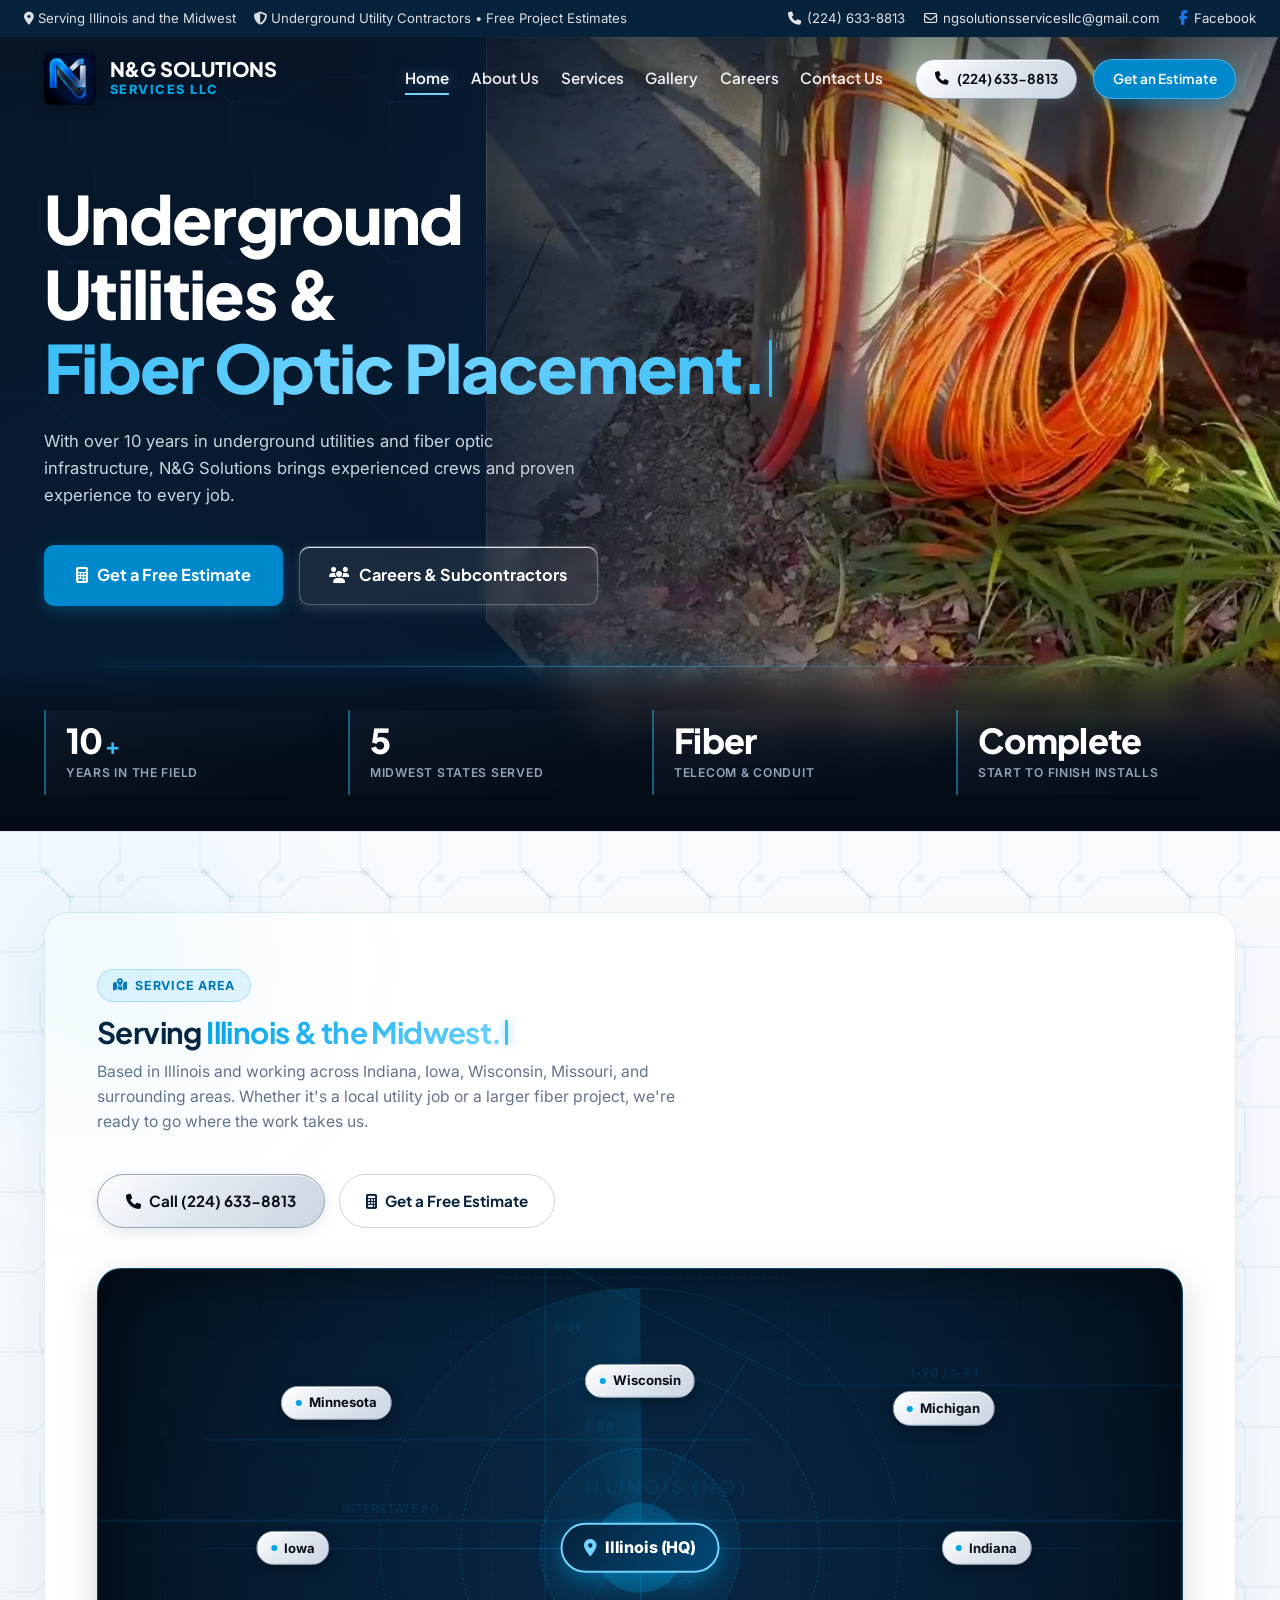
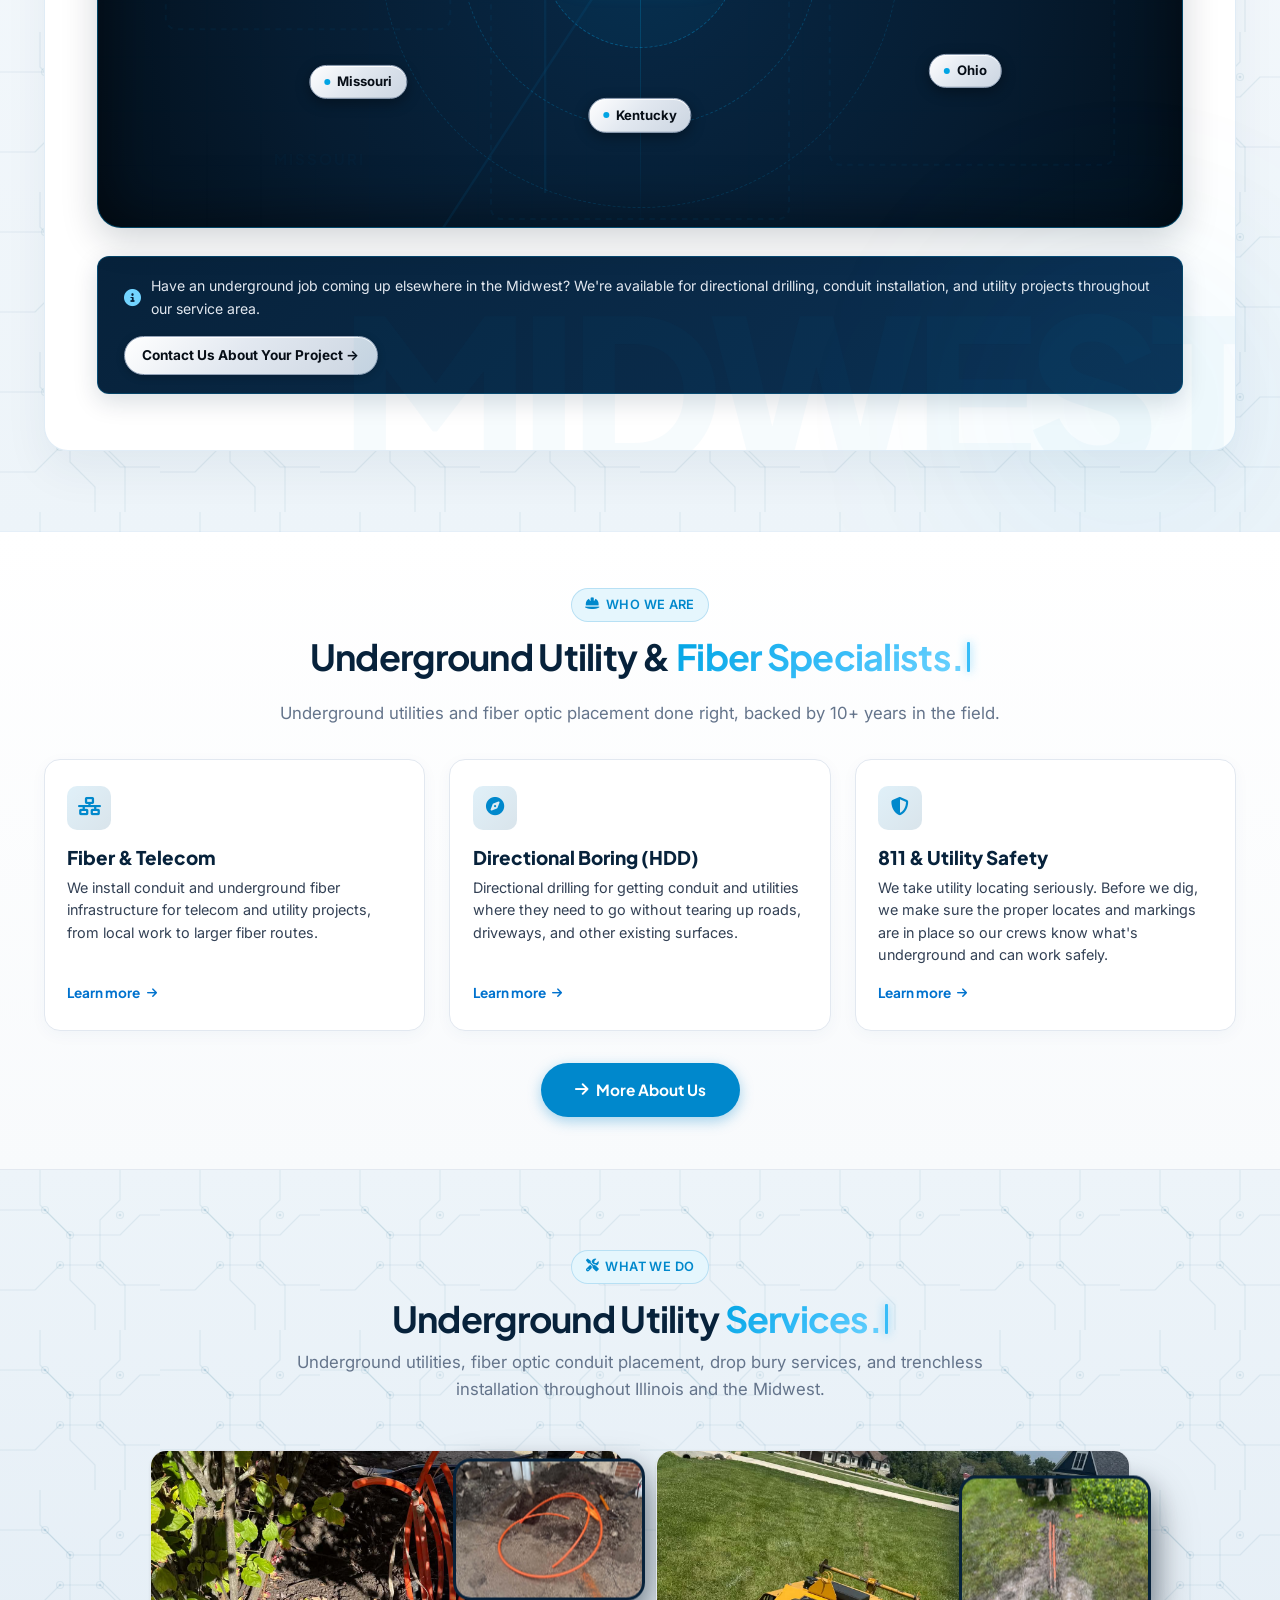
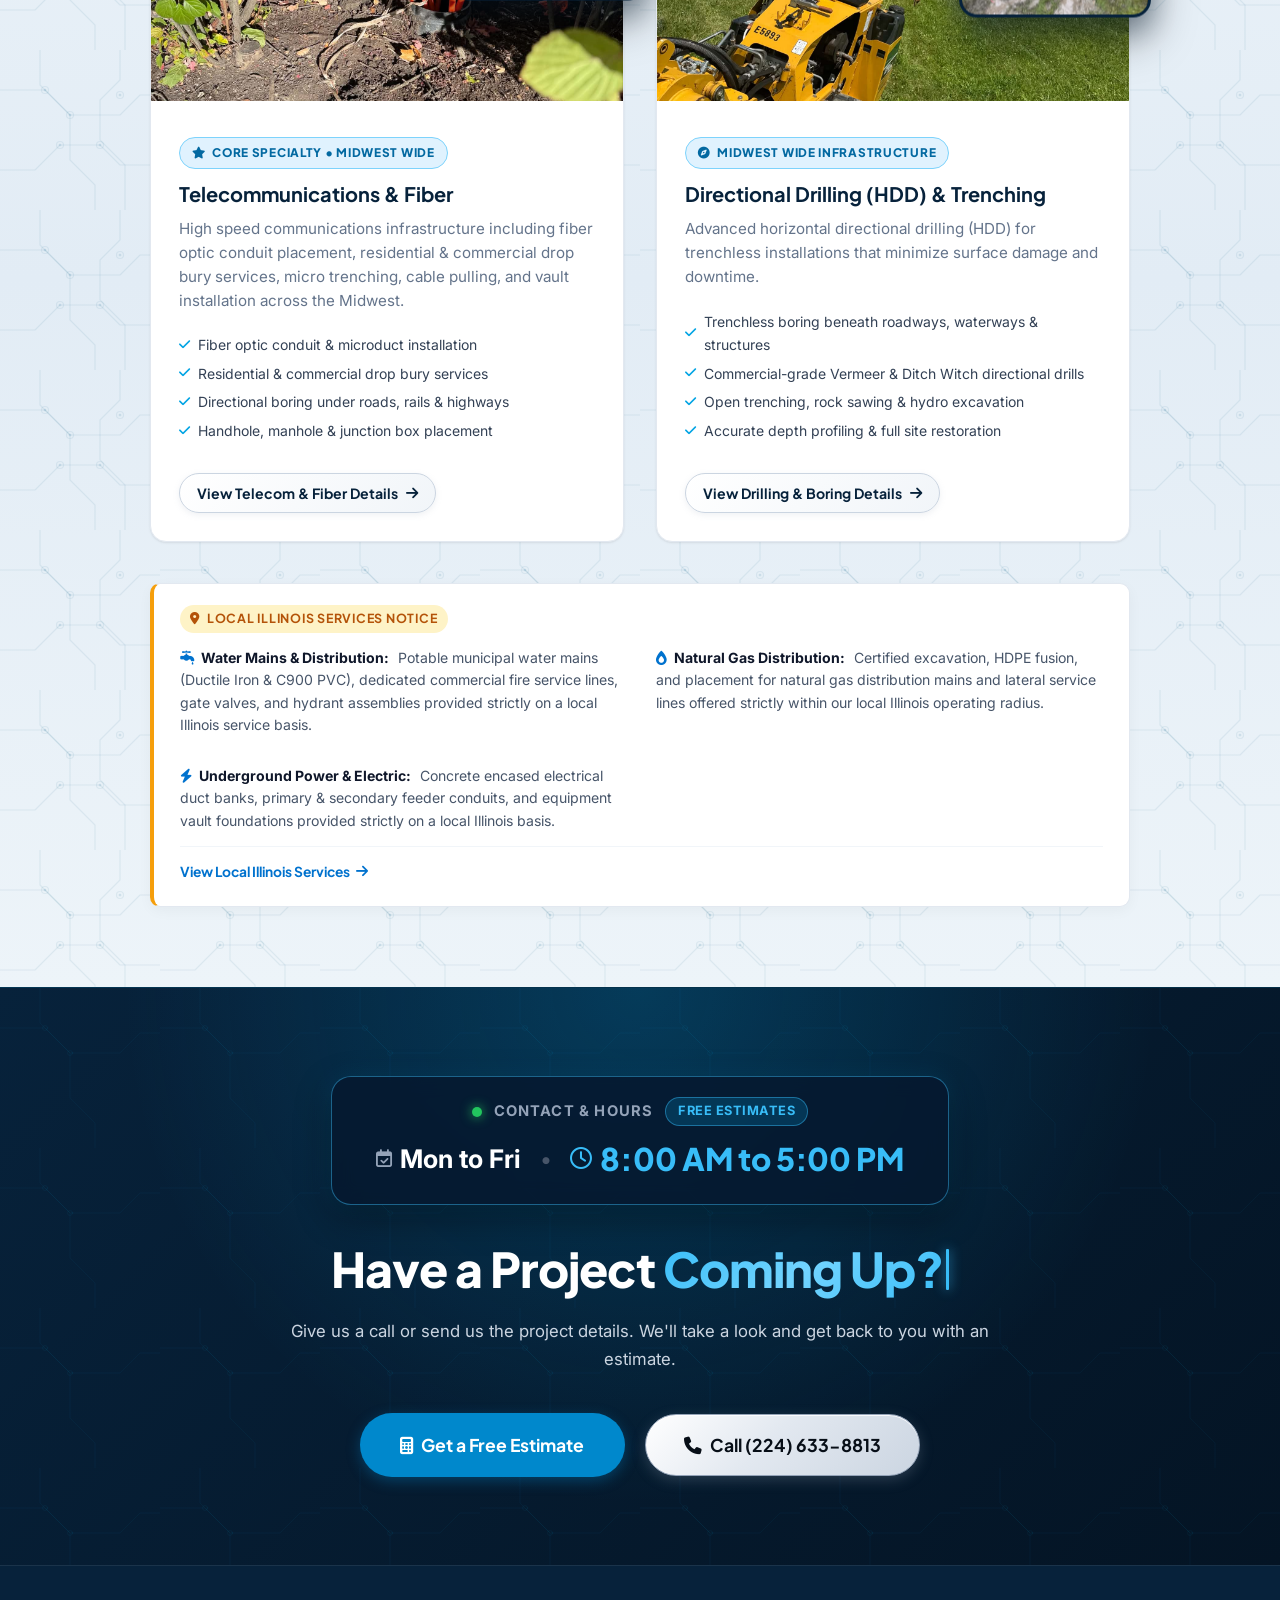
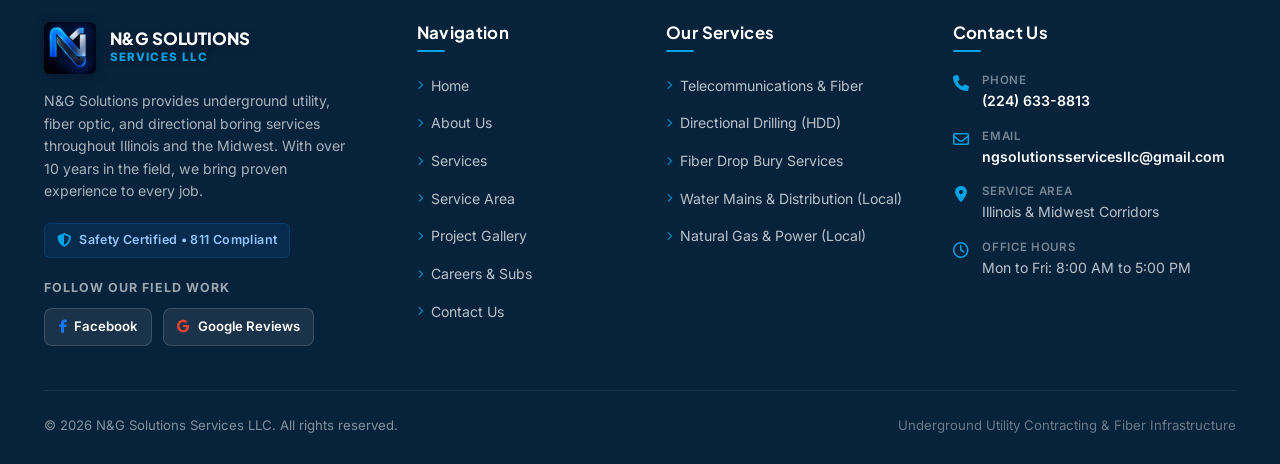
<file: index.html>
<!DOCTYPE html>
<html lang="en">

<head>
  <meta charset="UTF-8">
  <meta name="viewport" content="width=device-width, initial-scale=1.0, viewport-fit=cover">
  <meta name="theme-color" content="#07223b">
  <meta name="apple-mobile-web-app-capable" content="yes">
  <meta name="apple-mobile-web-app-status-bar-style" content="black-translucent">
  <title>N&amp;G Solutions Services LLC | Underground Utilities &amp; Infrastructure | Midwest</title>
  <link rel="canonical" href="https://ngsolutionsservices.com/">

  <!-- Favicons for Google Search & All Browsers -->
  <link rel="icon" type="image/x-icon" href="favicon.ico">
  <link rel="icon" type="image/png" sizes="48x48" href="favicon-48x48.png">
  <link rel="icon" type="image/png" sizes="32x32" href="favicon-32x32.png">
  <link rel="icon" type="image/png" sizes="16x16" href="favicon-16x16.png">
  <link rel="apple-touch-icon" sizes="180x180" href="apple-touch-icon.png">
  <link rel="manifest" href="site.webmanifest">

  <!-- Open Graph / Social Media Preview (Absolute URLs for Google & Social Crawlers) -->
  <meta property="og:type" content="website">
  <meta property="og:url" content="https://ngsolutionsservices.com/">
  <meta property="og:title" content="N&amp;G Solutions Services LLC | Underground Utilities &amp; Fiber Infrastructure">
  <meta property="og:description"
    content="N&amp;G Solutions Services LLC specializes in underground utilities, fiber optic conduit placement, and directional boring across Illinois and the Midwest.">
  <meta property="og:image" content="https://ngsolutionsservices.com/images/logo.jpg">
  <meta property="og:image:width" content="1024">
  <meta property="og:image:height" content="1024">

  <!-- Twitter Meta Preview -->
  <meta name="twitter:card" content="summary_large_image">
  <meta name="twitter:url" content="https://ngsolutionsservices.com/">
  <meta name="twitter:title"
    content="N&amp;G Solutions Services LLC | Underground Utilities &amp; Fiber Infrastructure">
  <meta name="twitter:description"
    content="N&amp;G Solutions Services LLC specializes in underground utilities, fiber optic conduit placement, and directional boring across Illinois and the Midwest.">
  <meta name="twitter:image" content="https://ngsolutionsservices.com/images/logo.jpg">

  <!-- Google Schema.org Organization Structured Data -->
  <script type="application/ld+json">
  {
    "@context": "https://schema.org",
    "@type": "Organization",
    "name": "N&G Solutions Services LLC",
    "url": "https://ngsolutionsservices.com/",
    "logo": "https://ngsolutionsservices.com/images/logo.jpg",
    "image": "https://ngsolutionsservices.com/images/logo.jpg",
    "telephone": "+1-224-633-8813",
    "email": "ngsolutionsservicesllc@gmail.com",
    "address": {
      "@type": "PostalAddress",
      "addressRegion": "IL",
      "addressCountry": "US"
    },
    "sameAs": [
      "https://www.facebook.com/profile.php?id=100087182893316"
    ]
  }
  </script>

  <link rel="preconnect" href="https://fonts.googleapis.com">
  <link rel="preconnect" href="https://fonts.gstatic.com" crossorigin>
  <link
    href="https://fonts.googleapis.com/css2?family=Inter:wght@400;500;600;700&family=Plus+Jakarta+Sans:wght@600;700;800&display=swap"
    rel="stylesheet">
  <link rel="stylesheet" href="https://cdnjs.cloudflare.com/ajax/libs/font-awesome/6.5.1/css/all.min.css">
  <link rel="stylesheet" href="css/style.css?v=10.5">
</head>

<body>

  <!-- Top Utility Bar -->
  <div class="top-bar">
    <div class="container top-bar-inner">
      <div class="top-bar-left">
        <span><i class="fa-solid fa-location-dot"></i> Serving Illinois and the Midwest</span>
        <span><i class="fa-solid fa-shield-halved"></i> Underground Utility Contractors • Free Project Estimates</span>
      </div>
      <div class="top-bar-right">
        <a href="tel:2246338813"><i class="fa-solid fa-phone"></i> (224) 633-8813</a>
        <a href="mailto:ngsolutionsservicesllc@gmail.com"><i class="fa-regular fa-envelope"></i>
          ngsolutionsservicesllc@gmail.com</a>
        <a href="https://www.facebook.com/profile.php?id=100087182893316" target="_blank" rel="noopener noreferrer" class="top-bar-social" aria-label="Facebook Page"><i class="fa-brands fa-facebook-f"></i> <span>Facebook</span></a>
      </div>
    </div>
  </div>

  <!-- Main Navigation Header -->
  <header class="site-header">
    <div class="container header-inner">
      <a href="index.html" class="logo-link">
        <img src="images/logo.jpg" alt="N&amp;G Solutions Services LLC Logo" class="logo-img-mark" width="52"
          height="52" style="border-radius: 8px; object-fit: cover;">
        <div class="logo-text">
          <span class="logo-title">N&amp;G SOLUTIONS</span>
          <span class="logo-subtitle" style="letter-spacing: 0.12em; color: var(--accent-blue);">SERVICES LLC</span>
        </div>
      </a>

      <nav class="main-nav">
        <ul class="nav-links">
          <!-- Mobile Drawer Top Bar -->
          <li class="mobile-drawer-header">
            <div class="mobile-drawer-brand">
              <img src="images/logo.jpg" alt="Logo" class="mobile-drawer-logo" width="36" height="36">
              <div class="mobile-drawer-brand-text">
                <span class="mobile-drawer-title">N&amp;G SOLUTIONS</span>
                <span class="mobile-drawer-sub">SERVICES LLC</span>
              </div>
            </div>
            <button type="button" class="mobile-drawer-close" aria-label="Close menu">
              <i class="fa-solid fa-xmark"></i>
            </button>
          </li>

          <!-- Nav Links Centered & Evenly Spaced -->
          <li class="nav-item"><a href="index.html" class="nav-link active">Home</a></li>
          <li class="nav-item"><a href="about.html" class="nav-link">About Us</a></li>
          <li class="nav-item"><a href="services.html" class="nav-link">Services</a></li>
          <li class="nav-item"><a href="gallery.html" class="nav-link">Gallery</a></li>
          <li class="nav-item"><a href="careers.html" class="nav-link">Careers</a></li>
          <li class="nav-item"><a href="contact.html" class="nav-link">Contact Us</a></li>

          <!-- Mobile Drawer Footer Actions -->
          <li class="mobile-drawer-footer">
            <a href="tel:2246338813" class="btn btn-silver btn-sm mobile-drawer-btn">
              <i class="fa-solid fa-phone"></i> (224) 633-8813
            </a>
            <a href="contact.html" class="btn btn-primary btn-sm mobile-drawer-btn">
              Get a Free Estimate
            </a>
            <a href="https://www.facebook.com/profile.php?id=100087182893316" target="_blank" rel="noopener noreferrer" class="btn btn-silver btn-sm mobile-drawer-btn mobile-drawer-fb">
              <i class="fa-brands fa-facebook-f"></i> Follow on Facebook
            </a>
          </li>
        </ul>

        <div class="nav-actions">
          <a href="tel:2246338813" class="btn btn-silver btn-sm"><i class="fa-solid fa-phone"></i> (224) 633-8813</a>
          <a href="contact.html" class="btn btn-primary btn-sm">Get an Estimate</a>
          <button class="mobile-toggle" aria-label="Toggle navigation menu" aria-expanded="false">
            <i class="fa-solid fa-bars"></i>
          </button>
        </div>
      </nav>
    </div>
  </header>

  <!-- Full-viewport Frosted Backdrop for Mobile Slide Drawer -->
  <div class="nav-backdrop"></div>

  <!-- =========================================================================
       HERO SECTION - ITG-INSPIRED TOP-RIGHT VIDEO & OPERATOR HEADLINE
       ========================================================================= -->
  <section class="itg-hero-section">
    <div class="itg-hero-bg-accent" aria-hidden="true"></div>

    <!-- Video Element: Pinned to Top-Right stretching into navbar (ITG Style) -->
    <div class="itg-hero-video-wrap">
      <div class="itg-hero-video-frame">
        <video id="heroVideoA" class="hero-video-element active" autoplay muted loop playsinline webkit-playsinline
          preload="auto" poster="videos/thumbnails/townhouse-6unit-conduit-install-thumb.jpg"
          src="videos/townhouse-6unit-conduit-install.mp4">
          <source src="videos/townhouse-6unit-conduit-install.mp4" type="video/mp4">
        </video>
        <video id="heroVideoB" class="hero-video-element" muted loop playsinline webkit-playsinline
          preload="none"></video>
      </div>
    </div>

    <div class="container itg-hero-container">
      <!-- Hero Text: Positioned at Bottom-Left (ITG Style) -->
      <div class="itg-hero-text">
        <h1 class="itg-hero-title">
          <span class="itg-hero-title-line">Underground Utilities&nbsp;&amp;</span>
          <span class="itg-hero-title-typed-wrap">
            <span class="itg-hero-title-accent typed-accent" id="heroTypedWord"
              data-words="Fiber Optic Placement. | Telecom Infrastructure. | Conduit Installation. | Trenchless Boring.">Fiber Optic Placement.</span>
          </span>
        </h1>
        <p class="itg-hero-lead">
          With over 10 years in underground utilities and fiber optic infrastructure, N&amp;G Solutions brings
          experienced crews and proven experience to every job.
        </p>
        <div class="itg-hero-cta-group">
          <a href="contact.html" class="btn btn-primary itg-btn-main">
            <i class="fa-solid fa-calculator"></i> Get a Free Estimate
          </a>
          <a href="careers.html" class="btn btn-silver itg-btn-sub">
            <i class="fa-solid fa-users"></i> Careers &amp; Subcontractors
          </a>
        </div>
      </div>
    </div>

    <!-- Stats Strip Integrated into Hero Bottom (ITG Style) -->
    <div class="itg-hero-stats">
      <div class="container">
        <div class="itg-stats-grid">
          <div class="itg-stat-card">
            <span class="itg-stat-num" data-target="10" data-suffix="+">10<small>+</small></span>
            <span class="itg-stat-label">Years in the Field</span>
          </div>
          <div class="itg-stat-card">
            <span class="itg-stat-num" data-target="5" data-suffix="">5</span>
            <span class="itg-stat-label">Midwest States Served</span>
          </div>
          <div class="itg-stat-card">
            <span class="itg-stat-num">Fiber</span>
            <span class="itg-stat-label">Telecom &amp; Conduit</span>
          </div>
          <div class="itg-stat-card">
            <span class="itg-stat-num">Complete</span>
            <span class="itg-stat-label">Start to Finish Installs</span>
          </div>
        </div>
      </div>
    </div>
  </section>

  <!-- =========================================================================
       PREVIOUS_HERO_BACKUP_START (Easily uncomment to revert anytime)
       =========================================================================
  <section class="hero-video-section">
    <div class="hero-video-wrap">
      <video id="heroVideoA_bak" class="hero-video-element active" autoplay muted playsinline webkit-playsinline preload="none" src="videos/townhouse-6unit-conduit-install.mp4"></video>
      <video id="heroVideoB_bak" class="hero-video-element" muted playsinline webkit-playsinline preload="none"></video>
      <div class="hero-video-overlay"></div>
    </div>
    <div class="hero-video-content">
      <h1 class="hero-giant-title">
        Underground Utilities &amp; Infrastructure
        <span class="text-highlight">Built with Precision</span>
      </h1>
      <div class="hero-cta-group">
        <a href="contact.html" class="btn btn-primary" style="padding: 0.9rem 2rem; font-size: 1.05rem;">
          <i class="fa-solid fa-calculator"></i> Get a Free Estimate
        </a>
        <a href="tel:2246338813" class="btn btn-silver" style="padding: 0.9rem 2rem; font-size: 1.05rem;">
          <i class="fa-solid fa-phone"></i> Call (224) 633-8813
        </a>
      </div>
    </div>
    <a href="#services" class="hero-scroll-down" aria-label="Scroll to services">
      <i class="fa-solid fa-chevron-down"></i>
    </a>
  </section>

  <div class="stats-strip-container">
    <div class="stats-strip">
      <div class="stats-grid">
        <div class="stat-item">
          <div class="stat-number">Free</div>
          <div class="stat-label">Project Estimates &amp; Bid Consultations</div>
        </div>
        <div class="stat-item">
          <div class="stat-number">Midwest</div>
          <div class="stat-label">Illinois, Indiana, Iowa &amp; Surrounding States</div>
        </div>
        <div class="stat-item stat-item-services">
          <div class="stat-number stat-services-headline">Telecom and Fiber Infrastructure</div>
          <div class="stat-label stat-services-sub">Directional Drilling (HDD), Water Mains &amp; Local Gas / Electric</div>
        </div>
      </div>
    </div>
  </div>
  =========================================================================
  PREVIOUS_HERO_BACKUP_END
  ========================================================================= -->

  <!-- Regional Service Footprint & Midwest Territory Map (Directly below hero numbers) -->
  <section id="service-area" class="service-area-section">
    <!-- Ambient glowing mesh orbs -->
    <div class="editorial-glow editorial-glow-1"></div>
    <div class="editorial-glow editorial-glow-2"></div>

    <div class="container">
      <div class="editorial-territory-showcase">
        <div class="editorial-watermark-number">MIDWEST</div>

        <div class="territory-top-bar">
          <div class="territory-title-wrap">
            <span class="editorial-pill pill-cyan"><i class="fa-solid fa-map-location-dot"></i> Service Area</span>
            <div class="heading-reveal-mask">
              <h3>Serving <span class="typed-accent" data-text="Illinois &amp; the Midwest.">Illinois &amp; the Midwest.</span></h3>
            </div>
            <p>Based in Illinois and working across Indiana, Iowa, Wisconsin, Missouri, and surrounding areas. Whether
              it's a local utility job or a larger fiber project, we're ready to go where the work takes us.</p>
          </div>
          <div class="territory-quick-cta">
            <a href="tel:2246338813" class="btn btn-silver">
              <i class="fa-solid fa-phone"></i> Call (224) 633-8813
            </a>
            <a href="contact.html" class="btn btn-outline-dark">
              <i class="fa-solid fa-calculator"></i> Get a Free Estimate
            </a>
          </div>
        </div>

        <!-- Radar / Geographic Coverage Map Diagram -->
        <div class="territory-radar-diagram">
          <div class="radar-map-underlay">
            <svg viewBox="0 0 800 560" preserveAspectRatio="xMidYMid slice" class="radar-map-svg"
              xmlns="http://www.w3.org/2000/svg">
              <defs>
                <pattern id="mapGrid" width="40" height="40" patternUnits="userSpaceOnUse">
                  <path d="M 40 0 L 0 0 0 40" fill="none" stroke="rgba(0, 75, 122, 0.04)" stroke-width="1" />
                </pattern>
              </defs>

              <rect width="100%" height="100%" fill="url(#mapGrid)" />

              <!-- State Boundaries Outline -->
              <g stroke="rgba(0, 136, 204, 0.16)" stroke-width="1.5" stroke-dasharray="4,4" fill="none">
                <!-- Illinois (Center) -->
                <rect x="290" y="80" width="220" height="400" rx="8" />
                <!-- Iowa (West) -->
                <rect x="50" y="100" width="210" height="240" rx="8" />
                <!-- Indiana (East) -->
                <rect x="540" y="100" width="210" height="340" rx="8" />
                <!-- Wisconsin (North) -->
                <rect x="250" y="10" width="280" height="60" rx="6" />
              </g>

              <!-- State Watermarks -->
              <text x="360" y="240" font-family="'Plus Jakarta Sans', sans-serif" font-size="14" font-weight="800"
                fill="rgba(0, 136, 204, 0.25)" letter-spacing="2">ILLINOIS (HQ)</text>
              <text x="610" y="230" font-family="'Plus Jakarta Sans', sans-serif" font-size="12" font-weight="700"
                fill="rgba(0, 75, 122, 0.2)" letter-spacing="1.5">INDIANA</text>
              <text x="120" y="220" font-family="'Plus Jakarta Sans', sans-serif" font-size="12" font-weight="700"
                fill="rgba(0, 75, 122, 0.2)" letter-spacing="1.5">IOWA</text>
              <text x="350" y="45" font-family="'Plus Jakarta Sans', sans-serif" font-size="11" font-weight="700"
                fill="rgba(0, 75, 122, 0.2)" letter-spacing="1.5">WISCONSIN</text>
              <text x="130" y="440" font-family="'Plus Jakarta Sans', sans-serif" font-size="11" font-weight="700"
                fill="rgba(0, 75, 122, 0.2)" letter-spacing="1.5">MISSOURI</text>

              <!-- Highway Corridors -->
              <g fill="none" stroke-linecap="round">
                <!-- I-80 Interstate Corridor -->
                <path d="M 0 260 L 800 260" stroke="#0088cc" stroke-width="2" stroke-opacity="0.3" />
                <!-- I-88 Corridor -->
                <path d="M 80 200 L 480 200" stroke="#0088cc" stroke-width="1.8" stroke-opacity="0.25" />
                <!-- I-55 Corridor -->
                <path d="M 480 140 L 220 540" stroke="#0088cc" stroke-width="1.8" stroke-opacity="0.25" />
                <!-- I-90 / I-94 Corridor -->
                <path d="M 240 20 L 520 160 L 800 160" stroke="#0088cc" stroke-width="1.8" stroke-opacity="0.25" />
                <!-- I-39 Corridor -->
                <path d="M 330 0 L 330 460" stroke="#0088cc" stroke-width="1.8" stroke-opacity="0.25" />
              </g>

              <!-- Highway Labels -->
              <g font-family="'Plus Jakarta Sans', sans-serif" font-size="9" font-weight="700"
                fill="rgba(0, 136, 204, 0.4)" letter-spacing="0.5">
                <text x="180" y="254">INTERSTATE 80</text>
                <text x="360" y="194">I-88</text>
                <text x="420" y="310">I-55</text>
                <text x="338" y="120">I-39</text>
                <text x="600" y="154">I-90 / I-94</text>
              </g>
            </svg>
          </div>

          <!-- Radar Pulse Rings -->
          <div class="radar-ring radar-ring-1"></div>
          <div class="radar-ring radar-ring-2"></div>
          <div class="radar-ring radar-ring-3"></div>
          <div class="radar-axis-x"></div>
          <div class="radar-axis-y"></div>
          <div class="radar-sweep-beam"></div>

          <!-- Central Core: Illinois Operations Hub -->
          <div class="radar-center-node">
            <div class="radar-pulse-wave"></div>
            <div class="center-core-pill">
              <i class="fa-solid fa-location-dot"></i>
              <span>Illinois (HQ)</span>
            </div>
          </div>

          <!-- Regional Satellites: Neighboring Midwest States -->
          <div class="radar-satellites">
            <span class="satellite-pill pos-north-close">Wisconsin</span>
            <span class="satellite-pill pos-east-close">Indiana</span>
            <span class="satellite-pill pos-west-close">Iowa</span>
            <span class="satellite-pill pos-south-close">Missouri</span>
            <span class="satellite-pill pos-northeast-mid">Michigan</span>
            <span class="satellite-pill pos-south-mid">Kentucky</span>
            <span class="satellite-pill pos-northwest-mid">Minnesota</span>
            <span class="satellite-pill pos-east-mid">Ohio</span>
          </div>
        </div>

        <div class="territory-footer-notice">
          <div class="notice-text">
            <i class="fa-solid fa-circle-info"></i>
            <span>Have an underground job coming up elsewhere in the Midwest? We're available for directional drilling,
              conduit installation, and utility projects throughout our service area.</span>
          </div>
          <a href="contact.html" class="notice-link">Contact Us About Your Project &rarr;</a>
        </div>

      </div>
    </div>
  </section>

  <!-- Company Profile & Core Identity Teaser Section -->
  <section class="about-teaser-section">
    <div class="container">
      <div class="section-header" style="text-align: center; max-width: 720px; margin: 0 auto;">
        <span class="badge badge-cyan"><i class="fa-solid fa-hard-hat"></i> Who We Are</span>
        <div class="heading-reveal-mask">
          <h2>Underground Utility &amp; <span class="typed-accent"
              data-text="Fiber Specialists.">Fiber Specialists.</span></h2>
        </div>
        <p class="about-lead">
          Underground utilities and fiber optic placement done right, backed by 10+ years in the field.
        </p>
      </div>

      <div class="about-teaser-grid">
        <!-- Teaser 1: Core Telecom Focus -->
        <div class="about-teaser-card">
          <div class="about-teaser-icon"><i class="fa-solid fa-network-wired"></i></div>
          <h3>Fiber &amp; Telecom</h3>
          <p>We install conduit and underground fiber infrastructure for telecom and utility projects, from local work
            to larger fiber routes.</p>
          <a href="services.html#telecom" class="about-teaser-link">Learn more <i class="fa-solid fa-arrow-right"></i></a>
        </div>

        <!-- Teaser 2: Trenchless Directional Boring -->
        <div class="about-teaser-card">
          <div class="about-teaser-icon"><i class="fa-solid fa-compass"></i></div>
          <h3>Directional Boring (HDD)</h3>
          <p>Directional drilling for getting conduit and utilities where they need to go without tearing up roads,
            driveways, and other existing surfaces.</p>
          <a href="services.html#hdd" class="about-teaser-link">Learn more <i class="fa-solid fa-arrow-right"></i></a>
        </div>

        <!-- Teaser 3: 811 Damage Prevention & Quality -->
        <div class="about-teaser-card">
          <div class="about-teaser-icon"><i class="fa-solid fa-shield-halved"></i></div>
          <h3>811 &amp; Utility Safety</h3>
          <p>We take utility locating seriously. Before we dig, we make sure the proper locates and markings are in
            place so our crews know what's underground and can work safely.</p>
          <a href="services.html#safety" class="about-teaser-link">Learn more <i class="fa-solid fa-arrow-right"></i></a>
        </div>
      </div>

      <div class="about-teaser-cta-wrap">
        <a href="about.html" class="btn btn-primary">
          <i class="fa-solid fa-arrow-right"></i> More About Us
        </a>
      </div>
    </div>
  </section>

  <!-- Services Section -->
  <section id="services" class="section section-light">
    <div class="container">
      <div class="section-header">
        <span class="badge badge-cyan"><i class="fa-solid fa-screwdriver-wrench"></i> What We Do</span>
        <div class="heading-reveal-mask">
          <h2>Underground Utility <span class="typed-accent"
              data-text="Services.">Services.</span></h2>
        </div>
        <p>Underground utilities, fiber optic conduit placement, drop bury services, and trenchless installation throughout Illinois and the
          Midwest.</p>
      </div>

      <div class="services-grid services-grid-2col">
        <!-- Service 1: Telecommunications & Fiber Optics (Core Specialty) -->
        <div class="service-card">
          <div class="service-thumb-wrap">
            <div class="service-thumb-main">
              <img src="images/service-telecom.jpg?v=10.5" alt="Telecommunications and Fiber Optics Infrastructure"
                loading="lazy">
            </div>
            <!-- Parallax Subimage -->
            <div class="service-subimage-card" data-parallax-speed="0.16">
              <div class="subimage-inner">
                <img src="photos/apartment-utility-pole-conduit-loop.jpg" alt="Underground Conduit and Utility Pole Tie-In"
                  loading="lazy">
              </div>
            </div>
          </div>
          <div class="service-body">
            <span class="service-pill pill-primary"><i class="fa-solid fa-star"></i> Core Specialty &bull; Midwest
              Wide</span>
            <h3>Telecommunications &amp; Fiber</h3>
            <p>High speed communications infrastructure including fiber optic conduit placement, residential &amp; commercial drop bury services, micro trenching, cable
              pulling, and vault installation across the Midwest.</p>
            <ul class="service-features">
              <li><i class="fa-solid fa-check"></i> Fiber optic conduit &amp; microduct installation</li>
              <li><i class="fa-solid fa-check"></i> Residential &amp; commercial drop bury services</li>
              <li><i class="fa-solid fa-check"></i> Directional boring under roads, rails &amp; highways</li>
              <li><i class="fa-solid fa-check"></i> Handhole, manhole &amp; junction box placement</li>
            </ul>
            <a href="services.html#telecom" class="service-link">View Telecom &amp; Fiber Details <i
                class="fa-solid fa-arrow-right"></i></a>
          </div>
        </div>

        <!-- Service 2: Directional Drilling & Trenching (HDD) -->
        <div class="service-card">
          <div class="service-thumb-wrap">
            <div class="service-thumb-main">
              <img src="images/service-hdd.jpg" alt="Directional Drilling and Trenching" loading="lazy">
            </div>
            <!-- Parallax Subimage -->
            <div class="service-subimage-card" data-parallax-speed="0.14">
              <div class="subimage-inner">
                <img src="photos/townhouse-directional-drill-pullback.jpg"
                  alt="Horizontal Directional Drilling Pullback" loading="lazy">
              </div>
            </div>
          </div>
          <div class="service-body">
            <span class="service-pill pill-primary"><i class="fa-solid fa-compass"></i> Midwest Wide
              Infrastructure</span>
            <h3>Directional Drilling (HDD) &amp; Trenching</h3>
            <p>Advanced horizontal directional drilling (HDD) for trenchless installations that minimize surface damage
              and downtime.</p>
            <ul class="service-features">
              <li><i class="fa-solid fa-check"></i> Trenchless boring beneath roadways, waterways &amp; structures</li>
              <li><i class="fa-solid fa-check"></i> Commercial-grade Vermeer &amp; Ditch Witch directional drills</li>
              <li><i class="fa-solid fa-check"></i> Open trenching, rock sawing &amp; hydro excavation</li>
              <li><i class="fa-solid fa-check"></i> Accurate depth profiling &amp; full site restoration</li>
            </ul>
            <a href="services.html#hdd" class="service-link">View Drilling &amp; Boring Details <i
                class="fa-solid fa-arrow-right"></i></a>
          </div>
        </div>
      </div>

      <!-- Fine Print Notice: Local Illinois Municipal & Utility Services -->
      <div class="services-local-fineprint" style="max-width: 980px; margin: 2.5rem auto 0;">
        <div class="fineprint-tag">
          <i class="fa-solid fa-location-dot"></i> Local Illinois Services Notice
        </div>
        <div class="fineprint-content">
          <div class="fineprint-item">
            <span class="fineprint-title"><i class="fa-solid fa-faucet-drip"></i> Water Mains &amp; Distribution:</span>
            <span class="fineprint-desc">Potable municipal water mains (Ductile Iron &amp; C900 PVC), dedicated commercial fire service lines, gate valves, and hydrant assemblies provided strictly on a local Illinois service basis.</span>
          </div>
          <div class="fineprint-item">
            <span class="fineprint-title"><i class="fa-solid fa-fire-flame-simple"></i> Natural Gas Distribution:</span>
            <span class="fineprint-desc">Certified excavation, HDPE fusion, and placement for natural gas distribution
              mains and lateral service lines offered strictly within our local Illinois operating radius.</span>
          </div>
          <div class="fineprint-item">
            <span class="fineprint-title"><i class="fa-solid fa-bolt"></i> Underground Power &amp; Electric:</span>
            <span class="fineprint-desc">Concrete encased electrical duct banks, primary &amp; secondary feeder
              conduits, and equipment vault foundations provided strictly on a local Illinois basis.</span>
          </div>
        </div>
        <div class="fineprint-action">
          <a href="services.html#local-utilities" class="fineprint-link">View Local Illinois Services <i
              class="fa-solid fa-arrow-right"></i></a>
        </div>
      </div>

      <!-- [REVERT BACKUP] Full-sized service tiles for Gas & Electric if client prefers them over fine print:
      <div class="services-grid" style="margin-top: 2rem;">
        <div class="service-card">
          <div class="service-thumb-wrap">
            <div class="service-thumb-main">
              <img src="images/service-gas.jpg" alt="Gas Distribution and Pipeline Services" loading="lazy">
            </div>
            <div class="service-subimage-card" data-parallax-speed="0.13">
              <div class="subimage-inner">
                <img src="photos/apartment-pole-utility-locator-trench.jpg" alt="Utility Location &amp; Deep Pothole Trenching" loading="lazy">
              </div>
            </div>
          </div>
          <div class="service-body">
            <span class="service-pill pill-warning"><i class="fa-solid fa-location-dot"></i> Local Service Only &bull; Illinois Radius</span>
            <h3>Gas Distribution &amp; Pipelines</h3>
            <p>Offered strictly on a local Illinois service basis in compliance with municipal and gas utility regulations. Certified excavation, fusion, and placement for natural gas distribution mains and lateral service lines with strict adherence to safety protocols.</p>
            <ul class="service-features">
              <li><i class="fa-solid fa-check"></i> Local natural gas main installation &amp; lateral service lines</li>
              <li><i class="fa-solid fa-check"></i> Certified HDPE butt &amp; electrofusion jointing</li>
              <li><i class="fa-solid fa-check"></i> Precision trenching, potholing &amp; utility tie ins</li>
            </ul>
            <a href="contact.html" class="service-link">Request Local Gas Utility Bid <i class="fa-solid fa-arrow-right"></i></a>
          </div>
        </div>
        <div class="service-card">
          <div class="service-thumb-wrap">
            <div class="service-thumb-main">
              <img src="images/service-power.jpg" alt="Power and Electrical Infrastructure" loading="lazy">
            </div>
            <div class="service-subimage-card" data-parallax-speed="0.17">
              <div class="subimage-inner">
                <img src="photos/commercial-easement-cable-plow-reel.jpg" alt="Utility Cable Plow &amp; Reel Deployment" loading="lazy">
              </div>
            </div>
          </div>
          <div class="service-body">
            <span class="service-pill pill-warning"><i class="fa-solid fa-location-dot"></i> Local Service Only &bull; Illinois Radius</span>
            <h3>Power &amp; Electrical Underground</h3>
            <p>Offered strictly on a local Illinois service basis. Heavy underground electrical duct banks, high voltage conduit runs, and equipment vaults for municipal and commercial utility connections.</p>
            <ul class="service-features">
              <li><i class="fa-solid fa-check"></i> Concrete encased electrical duct banks</li>
              <li><i class="fa-solid fa-check"></i> Primary &amp; secondary electrical feeder conduits</li>
              <li><i class="fa-solid fa-check"></i> Transformer pads &amp; switchgear vault foundations</li>
            </ul>
            <a href="contact.html" class="service-link">Request Local Power Utility Bid <i class="fa-solid fa-arrow-right"></i></a>
          </div>
        </div>
      </div>
      -->
    </div>
  </section>

  <!-- Pre-Footer CTA Section with Live Operating Hours Badge -->
  <section class="section cta-banner-section">
    <div class="container cta-banner-container">
      <div class="cta-banner-content">
        <!-- Live Operating Hours Showcase Card -->
        <div class="cta-hours-card">
          <div class="cta-hours-status-row">
            <span class="live-dot"></span>
            <span class="cta-status-title">Contact &amp; Hours</span>
            <span class="cta-pill-tag">Free Estimates</span>
          </div>
          <div class="cta-hours-time-row">
            <span class="cta-days-label"><i class="fa-regular fa-calendar-check"></i> Mon to Fri</span>
            <span class="cta-time-separator">&bull;</span>
            <span class="cta-time-value"><i class="fa-regular fa-clock"></i> 8:00 AM to 5:00 PM</span>
          </div>
        </div>

        <h2 class="cta-banner-title">Have a Project <span class="typed-accent" data-text="Coming Up?">Coming Up?</span></h2>

        <p class="cta-banner-lead">
          Give us a call or send us the project details. We'll take a look and get back to you with an estimate.
        </p>

        <div class="cta-banner-actions">
          <a href="contact.html" class="btn btn-primary btn-lg">
            <i class="fa-solid fa-calculator"></i> Get a Free Estimate
          </a>
          <a href="tel:2246338813" class="btn btn-silver btn-lg">
            <i class="fa-solid fa-phone"></i> Call (224) 633-8813
          </a>
        </div>
      </div>
    </div>
  </section>

  <!-- Footer -->
  <footer class="site-footer">
    <div class="container">
      <div class="footer-grid">
        <!-- Col 1: Company Profile -->
        <div class="footer-col footer-brand-col">
          <a href="index.html" class="logo-link">
            <img src="images/logo.jpg" alt="N&amp;G Solutions Services LLC" class="logo-img-mark" width="44" height="44"
              style="border-radius: 6px; object-fit: cover;">
            <div class="logo-text">
              <span class="logo-title" style="color: #ffffff; font-size: 1.05rem;">N&amp;G SOLUTIONS</span>
              <span class="logo-subtitle"
                style="color: var(--accent-blue); font-size: 0.72rem; letter-spacing: 0.1em;">SERVICES LLC</span>
            </div>
          </a>
          <p class="footer-desc">
            N&amp;G Solutions provides underground utility, fiber optic, and directional boring services throughout
            Illinois and the Midwest. With over 10 years in the field, we bring proven experience to every job.
          </p>
          <div class="footer-badge">
            <i class="fa-solid fa-shield-halved"></i>
            <span>Safety Certified &bull; 811 Compliant</span>
          </div>
          <div class="footer-social-wrapper">
            <span class="footer-social-title">Follow Our Field Work</span>
            <div class="footer-social-buttons">
              <a href="https://www.facebook.com/profile.php?id=100087182893316" target="_blank" rel="noopener noreferrer" class="footer-social-btn btn-facebook">
                <i class="fa-brands fa-facebook-f" style="color: #1877f2;"></i> Facebook
              </a>
              <a href="https://maps.app.goo.gl/3w51qTz5D6x8qN4P7" target="_blank" rel="noopener noreferrer" class="footer-social-btn btn-google">
                <i class="fa-brands fa-google" style="color: #ea4335;"></i> Google Reviews
              </a>
            </div>
          </div>
        </div>

        <!-- Col 2: Navigation -->
        <div class="footer-col">
          <h4 class="footer-title">Navigation</h4>
          <ul class="footer-links">
            <li><a href="index.html"><i class="fa-solid fa-angle-right"></i> Home</a></li>
            <li><a href="about.html"><i class="fa-solid fa-angle-right"></i> About Us</a></li>
            <li><a href="services.html"><i class="fa-solid fa-angle-right"></i> Services</a></li>
            <li><a href="#service-area"><i class="fa-solid fa-angle-right"></i> Service Area</a></li>
            <li><a href="gallery.html"><i class="fa-solid fa-angle-right"></i> Project Gallery</a></li>
            <li><a href="careers.html"><i class="fa-solid fa-angle-right"></i> Careers &amp; Subs</a></li>
            <li><a href="contact.html"><i class="fa-solid fa-angle-right"></i> Contact Us</a></li>
          </ul>
        </div>

        <!-- Col 3: Utility Services -->
        <div class="footer-col">
          <h4 class="footer-title">Our Services</h4>
          <ul class="footer-links">
            <li><a href="services.html#telecom"><i class="fa-solid fa-angle-right"></i> Telecommunications &amp; Fiber</a></li>
            <li><a href="services.html#hdd"><i class="fa-solid fa-angle-right"></i> Directional Drilling (HDD)</a></li>
            <li><a href="services.html#drop-bury"><i class="fa-solid fa-angle-right"></i> Fiber Drop Bury Services</a></li>
            <li><a href="services.html#water-mains"><i class="fa-solid fa-angle-right"></i> Water Mains &amp; Distribution (Local)</a></li>
            <li><a href="services.html#gas-electric"><i class="fa-solid fa-angle-right"></i> Natural Gas &amp; Power (Local)</a>
            </li>
          </ul>
        </div>

        <!-- Col 4: Contact & Office -->
        <div class="footer-col">
          <h4 class="footer-title">Contact Us</h4>
          <ul class="footer-contact-list">
            <li class="footer-contact-item">
              <i class="fa-solid fa-phone"></i>
              <div>
                <span class="contact-label">Phone</span>
                <a href="tel:2246338813">(224) 633-8813</a>
              </div>
            </li>
            <li class="footer-contact-item">
              <i class="fa-regular fa-envelope"></i>
              <div>
                <span class="contact-label">Email</span>
                <a href="mailto:ngsolutionsservicesllc@gmail.com">ngsolutionsservicesllc@gmail.com</a>
              </div>
            </li>
            <li class="footer-contact-item">
              <i class="fa-solid fa-location-dot"></i>
              <div>
                <span class="contact-label">Service Area</span>
                <span>Illinois &amp; Midwest Corridors</span>
              </div>
            </li>
            <li class="footer-contact-item">
              <i class="fa-regular fa-clock"></i>
              <div>
                <span class="contact-label">Office Hours</span>
                <span>Mon to Fri: 8:00 AM to 5:00 PM</span>
              </div>
            </li>
          </ul>
        </div>
      </div>

      <!-- Bottom Bar -->
      <div class="footer-bottom">
        <p>&copy; 2026 N&amp;G Solutions Services LLC. All rights reserved.</p>
        <p class="footer-tagline">Underground Utility Contracting &amp; Fiber Infrastructure</p>
      </div>
    </div>
  </footer>

  <script src="js/main.js?v=10.2"></script>
</body>

</html>
</file>
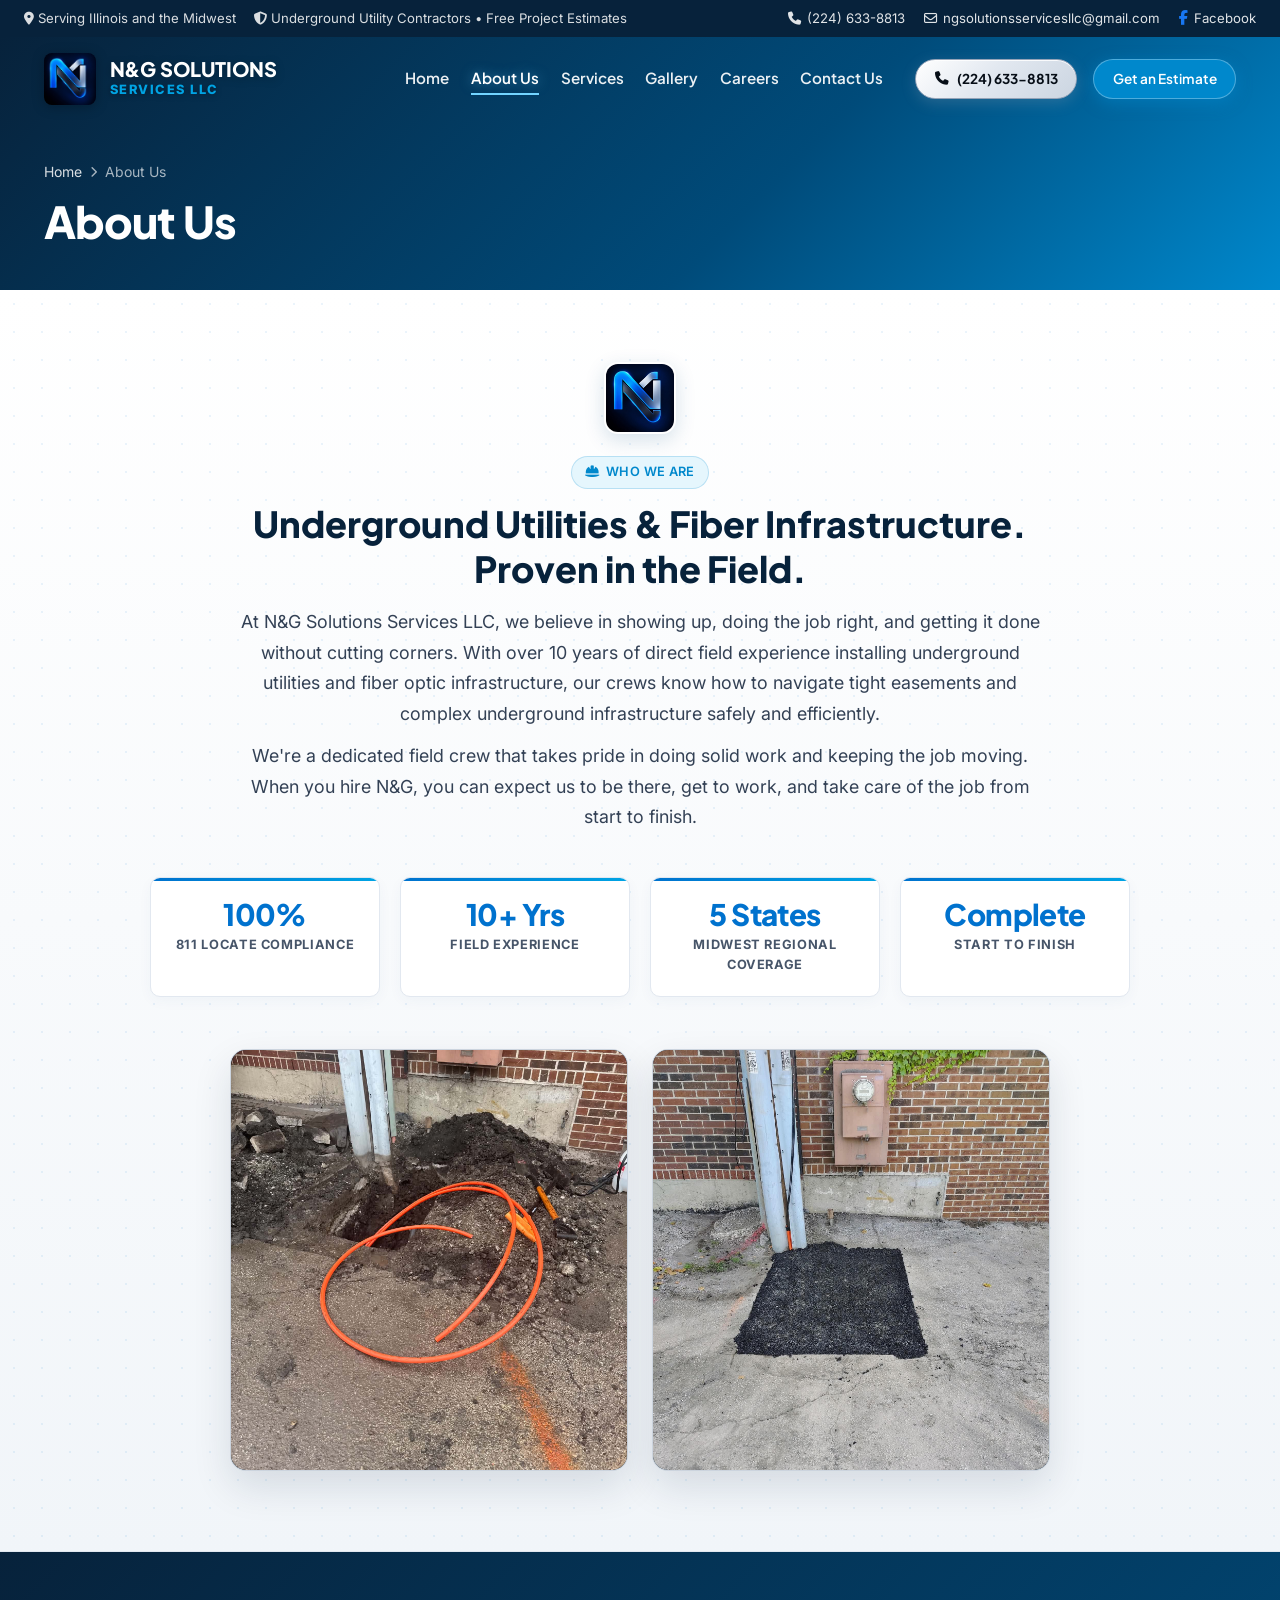
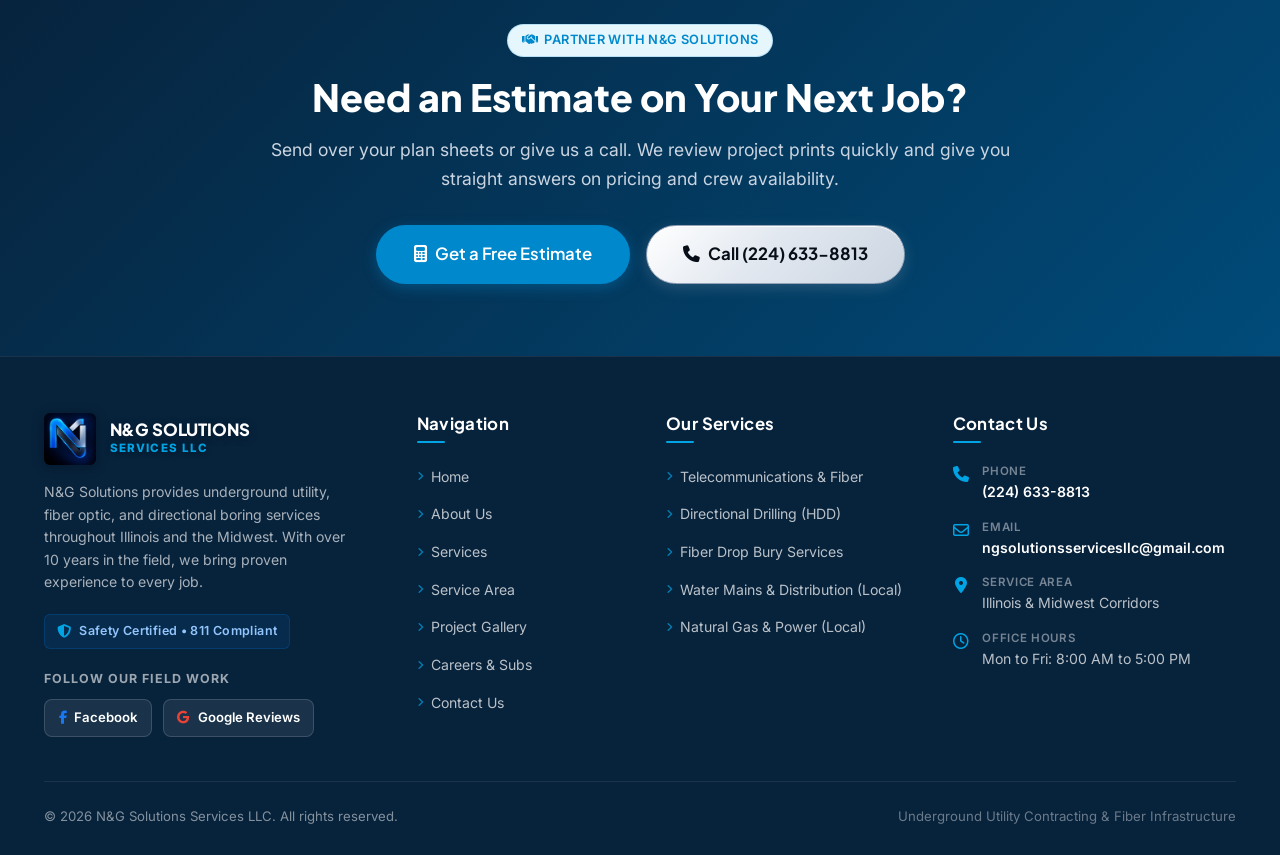
<file: about.html>
<!DOCTYPE html>
<html lang="en">
<head>
  <meta charset="UTF-8">
  <meta name="viewport" content="width=device-width, initial-scale=1.0, viewport-fit=cover">
  <meta name="theme-color" content="#07223b">
  <meta name="apple-mobile-web-app-capable" content="yes">
  <meta name="apple-mobile-web-app-status-bar-style" content="black-translucent">
  <title>About Us | N&amp;G Solutions Services LLC | Underground Utility &amp; Fiber Contractors</title>
  <link rel="canonical" href="https://ngsolutionsservices.com/about.html">

  <!-- Favicons for Google Search & All Browsers -->
  <link rel="icon" type="image/x-icon" href="favicon.ico">
  <link rel="icon" type="image/png" sizes="48x48" href="favicon-48x48.png">
  <link rel="icon" type="image/png" sizes="32x32" href="favicon-32x32.png">
  <link rel="icon" type="image/png" sizes="16x16" href="favicon-16x16.png">
  <link rel="apple-touch-icon" sizes="180x180" href="apple-touch-icon.png">
  <link rel="manifest" href="site.webmanifest">

  <!-- Open Graph / Social Media Preview -->
  <meta property="og:type" content="website">
  <meta property="og:url" content="https://ngsolutionsservices.com/about.html">
  <meta property="og:title" content="About Us | N&amp;G Solutions Services LLC">
  <meta property="og:description" content="Learn about N&amp;G Solutions Services LLC, underground utility and fiber optic contractors specializing in conduit placement, utility corridors, and trenchless crossings across Illinois and the Midwest.">
  <meta property="og:image" content="https://ngsolutionsservices.com/images/logo.jpg">
  <meta property="og:image:width" content="1024">
  <meta property="og:image:height" content="1024">

  <!-- Twitter Meta Preview -->
  <meta name="twitter:card" content="summary_large_image">
  <meta name="twitter:url" content="https://ngsolutionsservices.com/about.html">
  <meta name="twitter:title" content="About Us | N&amp;G Solutions Services LLC">
  <meta property="twitter:description" content="Learn about N&amp;G Solutions Services LLC, underground utility and fiber optic contractors specializing in conduit placement, utility corridors, and trenchless crossings across Illinois and the Midwest.">
  <meta name="twitter:image" content="https://ngsolutionsservices.com/images/logo.jpg">

  <link rel="preconnect" href="https://fonts.googleapis.com">
  <link rel="preconnect" href="https://fonts.gstatic.com" crossorigin>
  <link href="https://fonts.googleapis.com/css2?family=Inter:wght@400;500;600;700&family=Plus+Jakarta+Sans:wght@600;700;800&display=swap" rel="stylesheet">
  <link rel="stylesheet" href="https://cdnjs.cloudflare.com/ajax/libs/font-awesome/6.5.1/css/all.min.css">
  <link rel="stylesheet" href="css/style.css?v=9.4">
</head>
<body>

  <!-- Top Utility Bar -->
  <div class="top-bar">
    <div class="container top-bar-inner">
      <div class="top-bar-left">
        <span><i class="fa-solid fa-location-dot"></i> Serving Illinois and the Midwest</span>
        <span><i class="fa-solid fa-shield-halved"></i> Underground Utility Contractors • Free Project Estimates</span>
      </div>
      <div class="top-bar-right">
        <a href="tel:2246338813"><i class="fa-solid fa-phone"></i> (224) 633-8813</a>
        <a href="mailto:ngsolutionsservicesllc@gmail.com"><i class="fa-regular fa-envelope"></i> ngsolutionsservicesllc@gmail.com</a>
        <a href="https://www.facebook.com/profile.php?id=100087182893316" target="_blank" rel="noopener noreferrer" class="top-bar-social" aria-label="Facebook Page"><i class="fa-brands fa-facebook-f"></i> <span>Facebook</span></a>
      </div>
    </div>
  </div>

  <!-- Main Navigation Header -->
  <header class="site-header">
    <div class="container header-inner">
      <a href="index.html" class="logo-link">
        <img src="images/logo.jpg" alt="N&amp;G Solutions Services LLC Logo" class="logo-img-mark" width="52" height="52" style="border-radius: 8px; object-fit: cover;">
        <div class="logo-text">
          <span class="logo-title">N&amp;G SOLUTIONS</span>
          <span class="logo-subtitle" style="letter-spacing: 0.12em; color: var(--accent-blue);">SERVICES LLC</span>
        </div>
      </a>

      <nav class="main-nav">
        <ul class="nav-links">
          <!-- Mobile Drawer Top Bar -->
          <li class="mobile-drawer-header">
            <div class="mobile-drawer-brand">
              <img src="images/logo.jpg" alt="Logo" class="mobile-drawer-logo" width="36" height="36">
              <div class="mobile-drawer-brand-text">
                <span class="mobile-drawer-title">N&amp;G SOLUTIONS</span>
                <span class="mobile-drawer-sub">SERVICES LLC</span>
              </div>
            </div>
            <button type="button" class="mobile-drawer-close" aria-label="Close menu">
              <i class="fa-solid fa-xmark"></i>
            </button>
          </li>

          <!-- Nav Links Centered & Evenly Spaced -->
          <li class="nav-item"><a href="index.html" class="nav-link">Home</a></li>
          <li class="nav-item"><a href="about.html" class="nav-link active">About Us</a></li>
          <li class="nav-item"><a href="services.html" class="nav-link">Services</a></li>
          <li class="nav-item"><a href="gallery.html" class="nav-link">Gallery</a></li>
          <li class="nav-item"><a href="careers.html" class="nav-link">Careers</a></li>
          <li class="nav-item"><a href="contact.html" class="nav-link">Contact Us</a></li>

          <!-- Mobile Drawer Footer Actions -->
          <li class="mobile-drawer-footer">
            <a href="tel:2246338813" class="btn btn-silver btn-sm mobile-drawer-btn">
              <i class="fa-solid fa-phone"></i> (224) 633-8813
            </a>
            <a href="contact.html" class="btn btn-primary btn-sm mobile-drawer-btn">
              Get a Free Estimate
            </a>
            <a href="https://www.facebook.com/profile.php?id=100087182893316" target="_blank" rel="noopener noreferrer" class="btn btn-silver btn-sm mobile-drawer-btn mobile-drawer-fb">
              <i class="fa-brands fa-facebook-f"></i> Follow on Facebook
            </a>
          </li>
        </ul>

        <div class="nav-actions">
          <a href="tel:2246338813" class="btn btn-silver btn-sm"><i class="fa-solid fa-phone"></i> (224) 633-8813</a>
          <a href="contact.html" class="btn btn-primary btn-sm">Get an Estimate</a>
          <button class="mobile-toggle" aria-label="Toggle navigation menu" aria-expanded="false">
            <i class="fa-solid fa-bars"></i>
          </button>
        </div>
      </nav>
    </div>
  </header>

  <!-- Full-viewport Frosted Backdrop for Mobile Slide Drawer -->
  <div class="nav-backdrop"></div>

  <!-- Page Banner -->
  <section class="page-banner">
    <div class="container">
      <nav class="breadcrumb">
        <a href="index.html">Home</a>
        <i class="fa-solid fa-chevron-right" style="font-size: 0.7rem;"></i>
        <span>About Us</span>
      </nav>
      <div class="heading-reveal-mask">
        <h1>About Us</h1>
      </div>
    </div>
  </section>

  <!-- Detailed Company Profile & Vision Section -->
  <section class="about-profile-section" style="padding: 4.5rem 0 5rem;">
    <div class="container">
      <!-- Section Header -->
      <div class="about-section-header text-center" style="margin-bottom: 2.75rem;">
        <div class="about-brand-seal">
          <img src="images/logo.jpg" alt="N&amp;G Solutions Services LLC Logo">
        </div>
        <span class="badge badge-cyan"><i class="fa-solid fa-hard-hat"></i> Who We Are</span>
        <h2>Underground Utilities &amp; Fiber Infrastructure. Proven in the Field.</h2>
        <p class="about-lead">
          At N&amp;G Solutions Services LLC, we believe in showing up, doing the job right, and getting it done without cutting corners. With over 10 years of direct field experience installing underground utilities and fiber optic infrastructure, our crews know how to navigate tight easements and complex underground infrastructure safely and efficiently.
        </p>
        <p class="about-lead">
          We're a dedicated field crew that takes pride in doing solid work and keeping the job moving. When you hire N&amp;G, you can expect us to be there, get to work, and take care of the job from start to finish.
        </p>
      </div>

      <!-- Quick Metrics Strip -->
      <div class="about-stats-strip" style="margin-bottom: 3.25rem;">
        <div class="about-stat-item">
          <div class="about-stat-num">100%</div>
          <div class="about-stat-lbl">811 Locate Compliance</div>
        </div>
        <div class="about-stat-item">
          <div class="about-stat-num">10+ Yrs</div>
          <div class="about-stat-lbl">Field Experience</div>
        </div>
        <div class="about-stat-item">
          <div class="about-stat-num">5 States</div>
          <div class="about-stat-lbl">Midwest Regional Coverage</div>
        </div>
        <div class="about-stat-item">
          <div class="about-stat-num">Complete</div>
          <div class="about-stat-lbl">Start to Finish</div>
        </div>
      </div>

      <!-- Field Craft Showcase (Apartment Pole Before & After Side-by-Side) -->
      <div class="about-field-showcase" style="margin-bottom: 0;">
        <div class="about-field-grid">
          <div class="about-field-card">
            <img src="photos/apartment-utility-pole-conduit-loop.jpg" alt="Underground Conduit Trench Excavation at Utility Pole" loading="lazy">
          </div>
          <div class="about-field-card">
            <img src="photos/apartment-pole-asphalt-restoration.jpg" alt="Completed Asphalt Surface Restoration at Utility Pole" loading="lazy">
          </div>
        </div>
      </div>
    </div>
  </section>

  <!-- CTA Banner Section -->
  <section class="section" style="background: linear-gradient(135deg, #07223b 0%, #004b7a 100%); color: #ffffff; padding: 4.5rem 0; text-align: center;">
    <div class="container" style="max-width: 820px;">
      <span class="badge badge-cyan" style="margin-bottom: 1rem;"><i class="fa-solid fa-handshake"></i> Partner With N&amp;G Solutions</span>
      <h2 style="color: #ffffff; font-size: 2.35rem; font-weight: 800; margin-bottom: 1rem;">Need an Estimate on Your Next Job?</h2>
      <p style="color: #cbd5e1; font-size: 1.1rem; line-height: 1.6; margin-bottom: 2rem;">
        Send over your plan sheets or give us a call. We review project prints quickly and give you straight answers on pricing and crew availability.
      </p>
      <div style="display: flex; justify-content: center; gap: 1rem; flex-wrap: wrap;">
        <a href="contact.html" class="btn btn-primary" style="padding: 0.9rem 2.25rem; font-size: 1.05rem;">
          <i class="fa-solid fa-calculator"></i> Get a Free Estimate
        </a>
        <a href="tel:2246338813" class="btn btn-silver" style="padding: 0.9rem 2.25rem; font-size: 1.05rem;">
          <i class="fa-solid fa-phone"></i> Call (224) 633-8813
        </a>
      </div>
    </div>
  </section>

  <!-- Footer -->
  <footer class="site-footer">
    <div class="container">
      <div class="footer-grid">
        <!-- Col 1: Company Profile -->
        <div class="footer-col footer-brand-col">
          <a href="index.html" class="logo-link">
            <img src="images/logo.jpg" alt="N&amp;G Solutions Services LLC" class="logo-img-mark" width="44" height="44" style="border-radius: 6px; object-fit: cover;">
            <div class="logo-text">
              <span class="logo-title" style="color: #ffffff; font-size: 1.05rem;">N&amp;G SOLUTIONS</span>
              <span class="logo-subtitle" style="color: var(--accent-blue); font-size: 0.72rem; letter-spacing: 0.1em;">SERVICES LLC</span>
            </div>
          </a>
          <p class="footer-desc">
            N&amp;G Solutions provides underground utility, fiber optic, and directional boring services throughout Illinois and the Midwest. With over 10 years in the field, we bring proven experience to every job.
          </p>
          <div class="footer-badge">
            <i class="fa-solid fa-shield-halved"></i>
            <span>Safety Certified &bull; 811 Compliant</span>
          </div>
          <div class="footer-social-wrapper">
            <span class="footer-social-title">Follow Our Field Work</span>
            <div class="footer-social-buttons">
              <a href="https://www.facebook.com/profile.php?id=100087182893316" target="_blank" rel="noopener noreferrer" class="footer-social-btn btn-facebook">
                <i class="fa-brands fa-facebook-f" style="color: #1877f2;"></i> Facebook
              </a>
              <a href="https://maps.app.goo.gl/3w51qTz5D6x8qN4P7" target="_blank" rel="noopener noreferrer" class="footer-social-btn btn-google">
                <i class="fa-brands fa-google" style="color: #ea4335;"></i> Google Reviews
              </a>
            </div>
          </div>
        </div>

        <!-- Col 2: Navigation -->
        <div class="footer-col">
          <h4 class="footer-title">Navigation</h4>
          <ul class="footer-links">
            <li><a href="index.html"><i class="fa-solid fa-angle-right"></i> Home</a></li>
            <li><a href="about.html"><i class="fa-solid fa-angle-right"></i> About Us</a></li>
            <li><a href="services.html"><i class="fa-solid fa-angle-right"></i> Services</a></li>
            <li><a href="index.html#service-area"><i class="fa-solid fa-angle-right"></i> Service Area</a></li>
            <li><a href="gallery.html"><i class="fa-solid fa-angle-right"></i> Project Gallery</a></li>
            <li><a href="careers.html"><i class="fa-solid fa-angle-right"></i> Careers &amp; Subs</a></li>
            <li><a href="contact.html"><i class="fa-solid fa-angle-right"></i> Contact Us</a></li>
          </ul>
        </div>

        <!-- Col 3: Utility Services -->
        <div class="footer-col">
          <h4 class="footer-title">Our Services</h4>
          <ul class="footer-links">
            <li><a href="services.html#telecom"><i class="fa-solid fa-angle-right"></i> Telecommunications &amp; Fiber</a></li>
            <li><a href="services.html#hdd"><i class="fa-solid fa-angle-right"></i> Directional Drilling (HDD)</a></li>
            <li><a href="services.html#drop-bury"><i class="fa-solid fa-angle-right"></i> Fiber Drop Bury Services</a></li>
            <li><a href="services.html#water-mains"><i class="fa-solid fa-angle-right"></i> Water Mains &amp; Distribution (Local)</a></li>
            <li><a href="services.html#gas-electric"><i class="fa-solid fa-angle-right"></i> Natural Gas &amp; Power (Local)</a></li>
          </ul>
        </div>

        <!-- Col 4: Contact & Office -->
        <div class="footer-col">
          <h4 class="footer-title">Contact Us</h4>
          <ul class="footer-contact-list">
            <li class="footer-contact-item">
              <i class="fa-solid fa-phone"></i>
              <div>
                <span class="contact-label">Phone</span>
                <a href="tel:2246338813">(224) 633-8813</a>
              </div>
            </li>
            <li class="footer-contact-item">
              <i class="fa-regular fa-envelope"></i>
              <div>
                <span class="contact-label">Email</span>
                <a href="mailto:ngsolutionsservicesllc@gmail.com">ngsolutionsservicesllc@gmail.com</a>
              </div>
            </li>
            <li class="footer-contact-item">
              <i class="fa-solid fa-location-dot"></i>
              <div>
                <span class="contact-label">Service Area</span>
                <span>Illinois &amp; Midwest Corridors</span>
              </div>
            </li>
            <li class="footer-contact-item">
              <i class="fa-regular fa-clock"></i>
              <div>
                <span class="contact-label">Office Hours</span>
                <span>Mon to Fri: 8:00 AM to 5:00 PM</span>
              </div>
            </li>
          </ul>
        </div>
      </div>

      <!-- Bottom Bar -->
      <div class="footer-bottom">
        <p>&copy; 2026 N&amp;G Solutions Services LLC. All rights reserved.</p>
        <p class="footer-tagline">Underground Utility Contracting &amp; Fiber Infrastructure</p>
      </div>
    </div>
  </footer>

  <script src="js/main.js?v=9.4"></script>
</body>
</html>
</file>
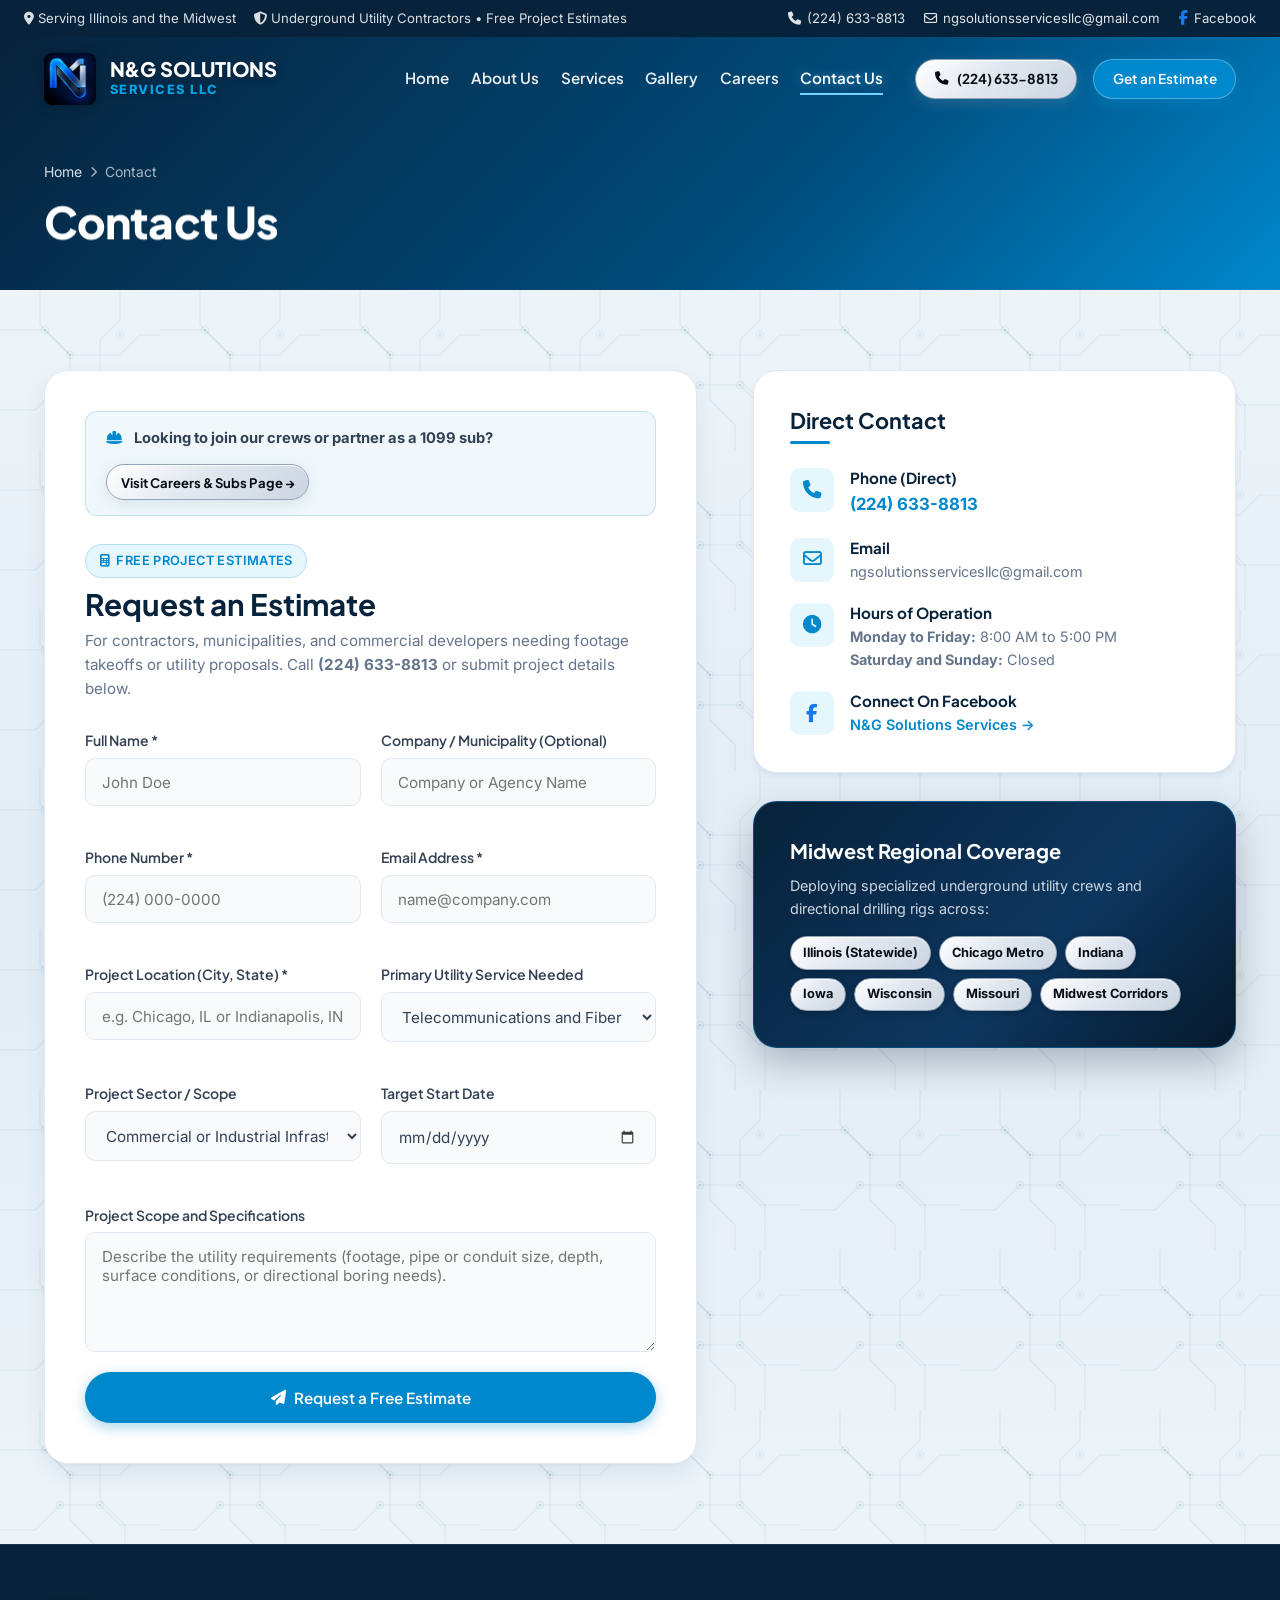
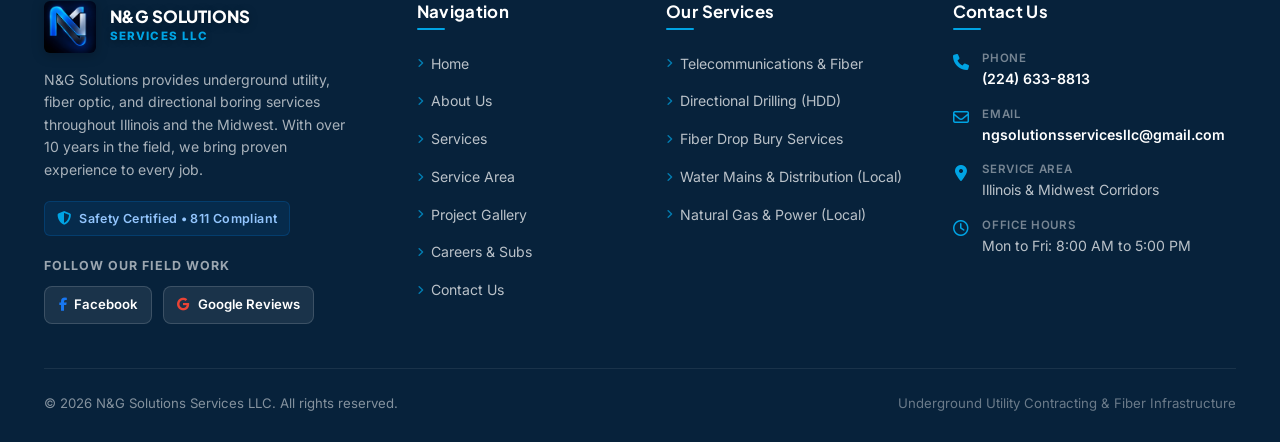
<file: contact.html>
<!DOCTYPE html>
<html lang="en">
<head>
  <meta charset="UTF-8">
  <meta name="viewport" content="width=device-width, initial-scale=1.0, viewport-fit=cover">
  <meta name="theme-color" content="#07223b">
  <meta name="apple-mobile-web-app-capable" content="yes">
  <meta name="apple-mobile-web-app-status-bar-style" content="black-translucent">
  <title>Contact &amp; Free Estimates | N&amp;G Solutions Services LLC</title>
  <link rel="canonical" href="https://ngsolutionsservices.com/contact.html">

  <!-- Favicons for Google Search & All Browsers -->
  <link rel="icon" type="image/x-icon" href="favicon.ico">
  <link rel="icon" type="image/png" sizes="48x48" href="favicon-48x48.png">
  <link rel="icon" type="image/png" sizes="32x32" href="favicon-32x32.png">
  <link rel="icon" type="image/png" sizes="16x16" href="favicon-16x16.png">
  <link rel="apple-touch-icon" sizes="180x180" href="apple-touch-icon.png">
  <link rel="manifest" href="site.webmanifest">

  <!-- Open Graph / Social Media Preview -->
  <meta property="og:type" content="website">
  <meta property="og:url" content="https://ngsolutionsservices.com/contact.html">
  <meta property="og:title" content="Contact Us &amp; Free Estimates | N&amp;G Solutions Services LLC">
  <meta property="og:description" content="Request a free project estimate or consultation for underground utilities, directional drilling, fiber optics, water mains, and utility placement across Illinois and the Midwest. Call (224) 633-8813!">
  <meta property="og:image" content="https://ngsolutionsservices.com/images/logo.jpg">
  <meta property="og:image:width" content="1024">
  <meta property="og:image:height" content="1024">

  <!-- Twitter Meta Preview -->
  <meta name="twitter:card" content="summary_large_image">
  <meta name="twitter:url" content="https://ngsolutionsservices.com/contact.html">
  <meta name="twitter:title" content="Contact Us &amp; Free Estimates | N&amp;G Solutions Services LLC">
  <meta property="twitter:description" content="Request a free project estimate or consultation for underground utilities, directional drilling, fiber optics, water mains, and utility placement across Illinois and the Midwest. Call (224) 633-8813!">
  <meta name="twitter:image" content="https://ngsolutionsservices.com/images/logo.jpg">

  <link rel="preconnect" href="https://fonts.googleapis.com">
  <link rel="preconnect" href="https://fonts.gstatic.com" crossorigin>
  <link href="https://fonts.googleapis.com/css2?family=Inter:wght@400;500;600;700&family=Plus+Jakarta+Sans:wght@600;700;800&display=swap" rel="stylesheet">
  <link rel="stylesheet" href="https://cdnjs.cloudflare.com/ajax/libs/font-awesome/6.5.1/css/all.min.css">
  <link rel="stylesheet" href="css/style.css?v=10.4">
</head>
<body>

  <!-- Top Utility Bar -->
  <div class="top-bar">
    <div class="container top-bar-inner">
      <div class="top-bar-left">
        <span><i class="fa-solid fa-location-dot"></i> Serving Illinois and the Midwest</span>
        <span><i class="fa-solid fa-shield-halved"></i> Underground Utility Contractors • Free Project Estimates</span>
      </div>
      <div class="top-bar-right">
        <a href="tel:2246338813"><i class="fa-solid fa-phone"></i> (224) 633-8813</a>
        <a href="mailto:ngsolutionsservicesllc@gmail.com"><i class="fa-regular fa-envelope"></i> ngsolutionsservicesllc@gmail.com</a>
        <a href="https://www.facebook.com/profile.php?id=100087182893316" target="_blank" rel="noopener noreferrer" class="top-bar-social" aria-label="Facebook Page"><i class="fa-brands fa-facebook-f"></i> <span>Facebook</span></a>
      </div>
    </div>
  </div>

  <!-- Main Navigation Header -->
  <header class="site-header">
    <div class="container header-inner">
      <a href="index.html" class="logo-link">
        <img src="images/logo.jpg" alt="N&amp;G Solutions Services LLC Logo" class="logo-img-mark" width="52" height="52" style="border-radius: 8px; object-fit: cover;">
        <div class="logo-text">
          <span class="logo-title">N&amp;G SOLUTIONS</span>
          <span class="logo-subtitle" style="letter-spacing: 0.12em; color: var(--accent-blue);">SERVICES LLC</span>
        </div>
      </a>

      <nav class="main-nav">
        <ul class="nav-links">
          <!-- Mobile Drawer Top Bar -->
          <li class="mobile-drawer-header">
            <div class="mobile-drawer-brand">
              <img src="images/logo.jpg" alt="Logo" class="mobile-drawer-logo" width="36" height="36">
              <div class="mobile-drawer-brand-text">
                <span class="mobile-drawer-title">N&amp;G SOLUTIONS</span>
                <span class="mobile-drawer-sub">SERVICES LLC</span>
              </div>
            </div>
            <button type="button" class="mobile-drawer-close" aria-label="Close menu">
              <i class="fa-solid fa-xmark"></i>
            </button>
          </li>

          <!-- Nav Links Centered & Evenly Spaced -->
          <li class="nav-item"><a href="index.html" class="nav-link">Home</a></li>
          <li class="nav-item"><a href="about.html" class="nav-link">About Us</a></li>
          <li class="nav-item"><a href="services.html" class="nav-link">Services</a></li>
          <li class="nav-item"><a href="gallery.html" class="nav-link">Gallery</a></li>
          <li class="nav-item"><a href="careers.html" class="nav-link">Careers</a></li>
          <li class="nav-item"><a href="contact.html" class="nav-link active">Contact Us</a></li>

          <!-- Mobile Drawer Footer Actions -->
          <li class="mobile-drawer-footer">
            <a href="tel:2246338813" class="btn btn-silver btn-sm mobile-drawer-btn">
              <i class="fa-solid fa-phone"></i> (224) 633-8813
            </a>
            <a href="contact.html" class="btn btn-primary btn-sm mobile-drawer-btn">
              Get a Free Estimate
            </a>
            <a href="https://www.facebook.com/profile.php?id=100087182893316" target="_blank" rel="noopener noreferrer" class="btn btn-silver btn-sm mobile-drawer-btn mobile-drawer-fb">
              <i class="fa-brands fa-facebook-f"></i> Follow on Facebook
            </a>
          </li>
        </ul>

        <div class="nav-actions">
          <a href="tel:2246338813" class="btn btn-silver btn-sm"><i class="fa-solid fa-phone"></i> (224) 633-8813</a>
          <a href="contact.html" class="btn btn-primary btn-sm">Get an Estimate</a>
          <button class="mobile-toggle" aria-label="Toggle navigation menu" aria-expanded="false">
            <i class="fa-solid fa-bars"></i>
          </button>
        </div>
      </nav>
    </div>
  </header>

  <!-- Full-viewport Frosted Backdrop for Mobile Slide Drawer -->
  <div class="nav-backdrop"></div>

  <!-- Page Banner -->
  <section class="page-banner">
    <div class="container">
      <nav class="breadcrumb">
        <a href="index.html">Home</a>
        <i class="fa-solid fa-chevron-right" style="font-size: 0.7rem;"></i>
        <span>Contact</span>
      </nav>
      <div class="heading-reveal-mask">
        <h1>Contact Us</h1>
      </div>
    </div>
  </section>

  <!-- Contact Section -->
  <section class="section section-light">
    <div class="container">
      <div class="contact-grid">
        
        <!-- Form Card with Tab Switcher -->
        <!-- Form Card: Request a Project Bid -->
        <div class="form-card">
          <!-- Quick Callout for Careers & Subcontractors -->
          <div style="background: rgba(0, 136, 204, 0.06); border: 1.5px solid rgba(0, 136, 204, 0.2); border-radius: 12px; padding: 0.95rem 1.25rem; margin-bottom: 1.75rem; display: flex; align-items: center; justify-content: space-between; gap: 0.85rem; flex-wrap: wrap;">
            <div style="font-size: 0.92rem; color: var(--text-main);">
              <i class="fa-solid fa-hard-hat" style="color: var(--primary-blue); margin-right: 0.45rem;"></i>
              <strong>Looking to join our crews or partner as a 1099 sub?</strong>
            </div>
            <a href="careers.html" class="btn btn-silver btn-sm" style="font-size: 0.82rem; padding: 0.4rem 0.85rem;">
              Visit Careers &amp; Subs Page &rarr;
            </a>
          </div>

          <div id="formStatus" class="form-status"></div>

          <span class="badge badge-cyan" style="margin-bottom: 0.5rem;"><i class="fa-solid fa-calculator"></i> Free Project Estimates</span>
          <h2>Request an Estimate</h2>
          <p class="form-subtitle">For contractors, municipalities, and commercial developers needing footage takeoffs or utility proposals. Call <strong>(224) 633-8813</strong> or submit project details below.</p>

          <form id="contactQuoteForm" action="https://api.web3forms.com/submit" method="POST">
            <input type="hidden" name="access_key" value="8b3a81f1-a577-44de-a24b-9cf1d6654278">
            <input type="hidden" name="subject" value="New Utility Project Estimate Request - N&G Solutions Services LLC">
            <input type="hidden" name="from_name" value="N&G Solutions Services Website">
            <input type="checkbox" name="botcheck" class="hidden" style="display: none;">

            <div class="form-group-row">
              <div class="form-group">
                <label for="fullName" class="form-label">Full Name *</label>
                <input type="text" id="fullName" name="Name" class="form-control" placeholder="John Doe" required>
              </div>
              <div class="form-group">
                <label for="companyName" class="form-label">Company / Municipality (Optional)</label>
                <input type="text" id="companyName" name="Company" class="form-control" placeholder="Company or Agency Name">
              </div>
            </div>

            <div class="form-group-row">
              <div class="form-group">
                <label for="phone" class="form-label">Phone Number *</label>
                <input type="tel" id="phone" name="Phone" class="form-control" placeholder="(224) 000-0000" required>
              </div>
              <div class="form-group">
                <label for="email" class="form-label">Email Address *</label>
                <input type="email" id="email" name="Email" class="form-control" placeholder="name@company.com" required>
              </div>
            </div>

            <div class="form-group-row">
              <div class="form-group">
                <label for="cityLocation" class="form-label">Project Location (City, State) *</label>
                <input type="text" id="cityLocation" name="Project Location" class="form-control" placeholder="e.g. Chicago, IL or Indianapolis, IN" required>
              </div>
              <div class="form-group">
                <label for="serviceType" class="form-label">Primary Utility Service Needed</label>
                <select id="serviceType" name="Service Type" class="form-control">
                  <option value="Telecommunications and Fiber Optics">Telecommunications and Fiber Optics</option>
                  <option value="Horizontal Directional Drilling (HDD)">Horizontal Directional Drilling (HDD)</option>
                  <option value="Water Mains and Distribution">Water Mains and Distribution</option>
                  <option value="Natural Gas Distribution (Local Service Only)">Natural Gas Distribution (Local Service Only)</option>
                  <option value="Power and Electrical Underground (Local Service Only)">Power and Electrical Underground (Local Service Only)</option>
                  <option value="Complete Multi Utility Package">Complete Multi Utility Package</option>
                  <option value="Utility Line Repair and Maintenance">Utility Line Repair and Maintenance</option>
                </select>
              </div>
            </div>

            <div class="form-group-row">
              <div class="form-group">
                <label for="projectSector" class="form-label">Project Sector / Scope</label>
                <select id="projectSector" name="Sector" class="form-control">
                  <option value="Commercial or Industrial Infrastructure">Commercial or Industrial Infrastructure</option>
                  <option value="Municipal or Civil Works">Municipal or Civil Works</option>
                  <option value="Subcontracting or General Contractor Partner">Subcontracting or GC Partner</option>
                  <option value="Residential Development Utility Connection">Residential Development Utility Connection</option>
                  <option value="Utility Relocation and Upgrades">Utility Relocation and Upgrades</option>
                </select>
              </div>
              <div class="form-group">
                <label for="targetDate" class="form-label">Target Start Date</label>
                <input type="date" id="targetDate" name="Target Date" class="form-control">
              </div>
            </div>

            <div class="form-group">
              <label for="message" class="form-label">Project Scope and Specifications</label>
              <textarea id="message" name="Project Details" class="form-control" rows="4" placeholder="Describe the utility requirements (footage, pipe or conduit size, depth, surface conditions, or directional boring needs)."></textarea>
            </div>

            <button type="submit" class="btn btn-primary" style="width: 100%;">
              <i class="fa-solid fa-paper-plane"></i> Request a Free Estimate
            </button>
          </form>
        </div>

        <!-- Sidebar Contact Info -->
        <div class="contact-sidebar">
          
          <div class="contact-info-card">
            <h3>Direct Contact</h3>
            <div class="contact-items">
              
              <div class="contact-item">
                <div class="contact-item-icon">
                  <i class="fa-solid fa-phone"></i>
                </div>
                <div class="contact-item-text">
                  <h4>Phone (Direct)</h4>
                  <p><a href="tel:2246338813" style="font-weight: 700; color: var(--primary-blue); font-size: 1.05rem;">(224) 633-8813</a></p>
                </div>
              </div>

              <div class="contact-item">
                <div class="contact-item-icon">
                  <i class="fa-regular fa-envelope"></i>
                </div>
                <div class="contact-item-text">
                  <h4>Email</h4>
                  <p><a href="mailto:ngsolutionsservicesllc@gmail.com" style="word-break: break-all;">ngsolutionsservicesllc@gmail.com</a></p>
                </div>
              </div>

              <div class="contact-item">
                <div class="contact-item-icon">
                  <i class="fa-solid fa-clock"></i>
                </div>
                <div class="contact-item-text">
                  <h4>Hours of Operation</h4>
                  <p><strong>Monday to Friday:</strong> 8:00 AM to 5:00 PM</p>
                  <p><strong>Saturday and Sunday:</strong> Closed</p>
                </div>
              </div>

              <div class="contact-item">
                <div class="contact-item-icon">
                  <i class="fa-brands fa-facebook-f" style="color: #1877f2;"></i>
                </div>
                <div class="contact-item-text">
                  <h4>Connect On Facebook</h4>
                  <p><a href="https://www.facebook.com/profile.php?id=100087182893316" target="_blank" rel="noopener noreferrer" style="font-weight: 600; color: var(--primary-blue);">N&amp;G Solutions Services &rarr;</a></p>
                </div>
              </div>

            </div>
          </div>

          <!-- Service Coverage Box -->
          <div class="coverage-box">
            <h4>Midwest Regional Coverage</h4>
            <p>Deploying specialized underground utility crews and directional drilling rigs across:</p>
            <div class="coverage-tags">
              <span class="coverage-tag">Illinois (Statewide)</span>
              <span class="coverage-tag">Chicago Metro</span>
              <span class="coverage-tag">Indiana</span>
              <span class="coverage-tag">Iowa</span>
              <span class="coverage-tag">Wisconsin</span>
              <span class="coverage-tag">Missouri</span>
              <span class="coverage-tag">Midwest Corridors</span>
            </div>
          </div>

        </div>

      </div>
    </div>
  </section>

  <!-- Footer -->
  <footer class="site-footer">
    <div class="container">
      <div class="footer-grid">
        <!-- Col 1: Company Profile -->
        <div class="footer-col footer-brand-col">
          <a href="index.html" class="logo-link">
            <img src="images/logo.jpg" alt="N&amp;G Solutions Services LLC" class="logo-img-mark" width="44" height="44" style="border-radius: 6px; object-fit: cover;">
            <div class="logo-text">
              <span class="logo-title" style="color: #ffffff; font-size: 1.05rem;">N&amp;G SOLUTIONS</span>
              <span class="logo-subtitle" style="color: var(--accent-blue); font-size: 0.72rem; letter-spacing: 0.1em;">SERVICES LLC</span>
            </div>
          </a>
          <p class="footer-desc">
            N&amp;G Solutions provides underground utility, fiber optic, and directional boring services throughout Illinois and the Midwest. With over 10 years in the field, we bring proven experience to every job.
          </p>
          <div class="footer-badge">
            <i class="fa-solid fa-shield-halved"></i>
            <span>Safety Certified &bull; 811 Compliant</span>
          </div>
          <div class="footer-social-wrapper">
            <span class="footer-social-title">Follow Our Field Work</span>
            <div class="footer-social-buttons">
              <a href="https://www.facebook.com/profile.php?id=100087182893316" target="_blank" rel="noopener noreferrer" class="footer-social-btn btn-facebook">
                <i class="fa-brands fa-facebook-f" style="color: #1877f2;"></i> Facebook
              </a>
              <a href="https://maps.app.goo.gl/3w51qTz5D6x8qN4P7" target="_blank" rel="noopener noreferrer" class="footer-social-btn btn-google">
                <i class="fa-brands fa-google" style="color: #ea4335;"></i> Google Reviews
              </a>
            </div>
          </div>
        </div>

        <!-- Col 2: Navigation -->
        <div class="footer-col">
          <h4 class="footer-title">Navigation</h4>
          <ul class="footer-links">
            <li><a href="index.html"><i class="fa-solid fa-angle-right"></i> Home</a></li>
            <li><a href="about.html"><i class="fa-solid fa-angle-right"></i> About Us</a></li>
            <li><a href="services.html"><i class="fa-solid fa-angle-right"></i> Services</a></li>
            <li><a href="index.html#service-area"><i class="fa-solid fa-angle-right"></i> Service Area</a></li>
            <li><a href="gallery.html"><i class="fa-solid fa-angle-right"></i> Project Gallery</a></li>
            <li><a href="careers.html"><i class="fa-solid fa-angle-right"></i> Careers &amp; Subs</a></li>
            <li><a href="contact.html"><i class="fa-solid fa-angle-right"></i> Contact Us</a></li>
          </ul>
        </div>

        <!-- Col 3: Utility Services -->
        <div class="footer-col">
          <h4 class="footer-title">Our Services</h4>
          <ul class="footer-links">
            <li><a href="services.html#telecom"><i class="fa-solid fa-angle-right"></i> Telecommunications &amp; Fiber</a></li>
            <li><a href="services.html#hdd"><i class="fa-solid fa-angle-right"></i> Directional Drilling (HDD)</a></li>
            <li><a href="services.html#drop-bury"><i class="fa-solid fa-angle-right"></i> Fiber Drop Bury Services</a></li>
            <li><a href="services.html#water-mains"><i class="fa-solid fa-angle-right"></i> Water Mains &amp; Distribution (Local)</a></li>
            <li><a href="services.html#gas-electric"><i class="fa-solid fa-angle-right"></i> Natural Gas &amp; Power (Local)</a></li>
          </ul>
        </div>

        <!-- Col 4: Contact & Office -->
        <div class="footer-col">
          <h4 class="footer-title">Contact Us</h4>
          <ul class="footer-contact-list">
            <li class="footer-contact-item">
              <i class="fa-solid fa-phone"></i>
              <div>
                <span class="contact-label">Phone</span>
                <a href="tel:2246338813">(224) 633-8813</a>
              </div>
            </li>
            <li class="footer-contact-item">
              <i class="fa-regular fa-envelope"></i>
              <div>
                <span class="contact-label">Email</span>
                <a href="mailto:ngsolutionsservicesllc@gmail.com">ngsolutionsservicesllc@gmail.com</a>
              </div>
            </li>
            <li class="footer-contact-item">
              <i class="fa-solid fa-location-dot"></i>
              <div>
                <span class="contact-label">Service Area</span>
                <span>Illinois &amp; Midwest Corridors</span>
              </div>
            </li>
            <li class="footer-contact-item">
              <i class="fa-regular fa-clock"></i>
              <div>
                <span class="contact-label">Office Hours</span>
                <span>Mon to Fri: 8:00 AM to 5:00 PM</span>
              </div>
            </li>
          </ul>
        </div>
      </div>

      <!-- Bottom Bar -->
      <div class="footer-bottom">
        <p>&copy; 2026 N&amp;G Solutions Services LLC. All rights reserved.</p>
        <p class="footer-tagline">Underground Utility Contracting &amp; Fiber Infrastructure</p>
      </div>
    </div>
  </footer>

  <script src="js/main.js?v=10.4"></script>
</body>
</html>
</file>
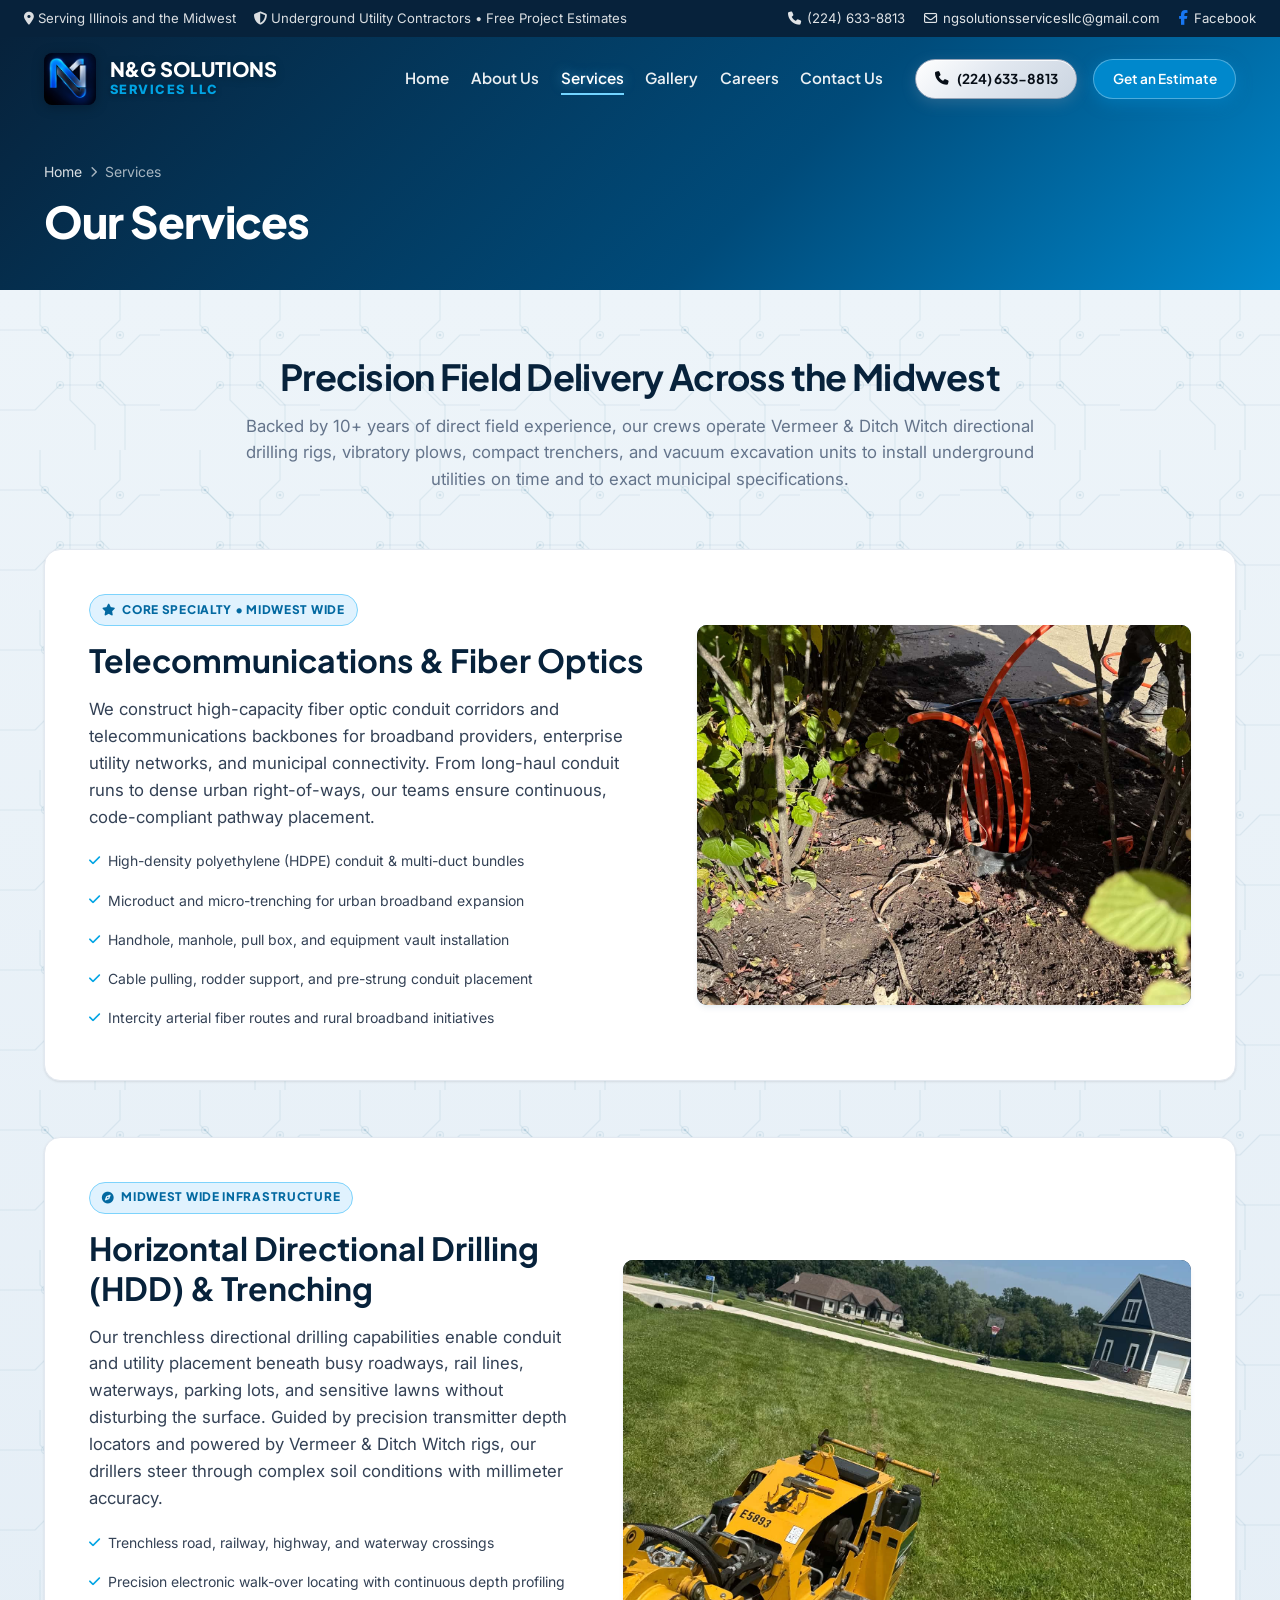
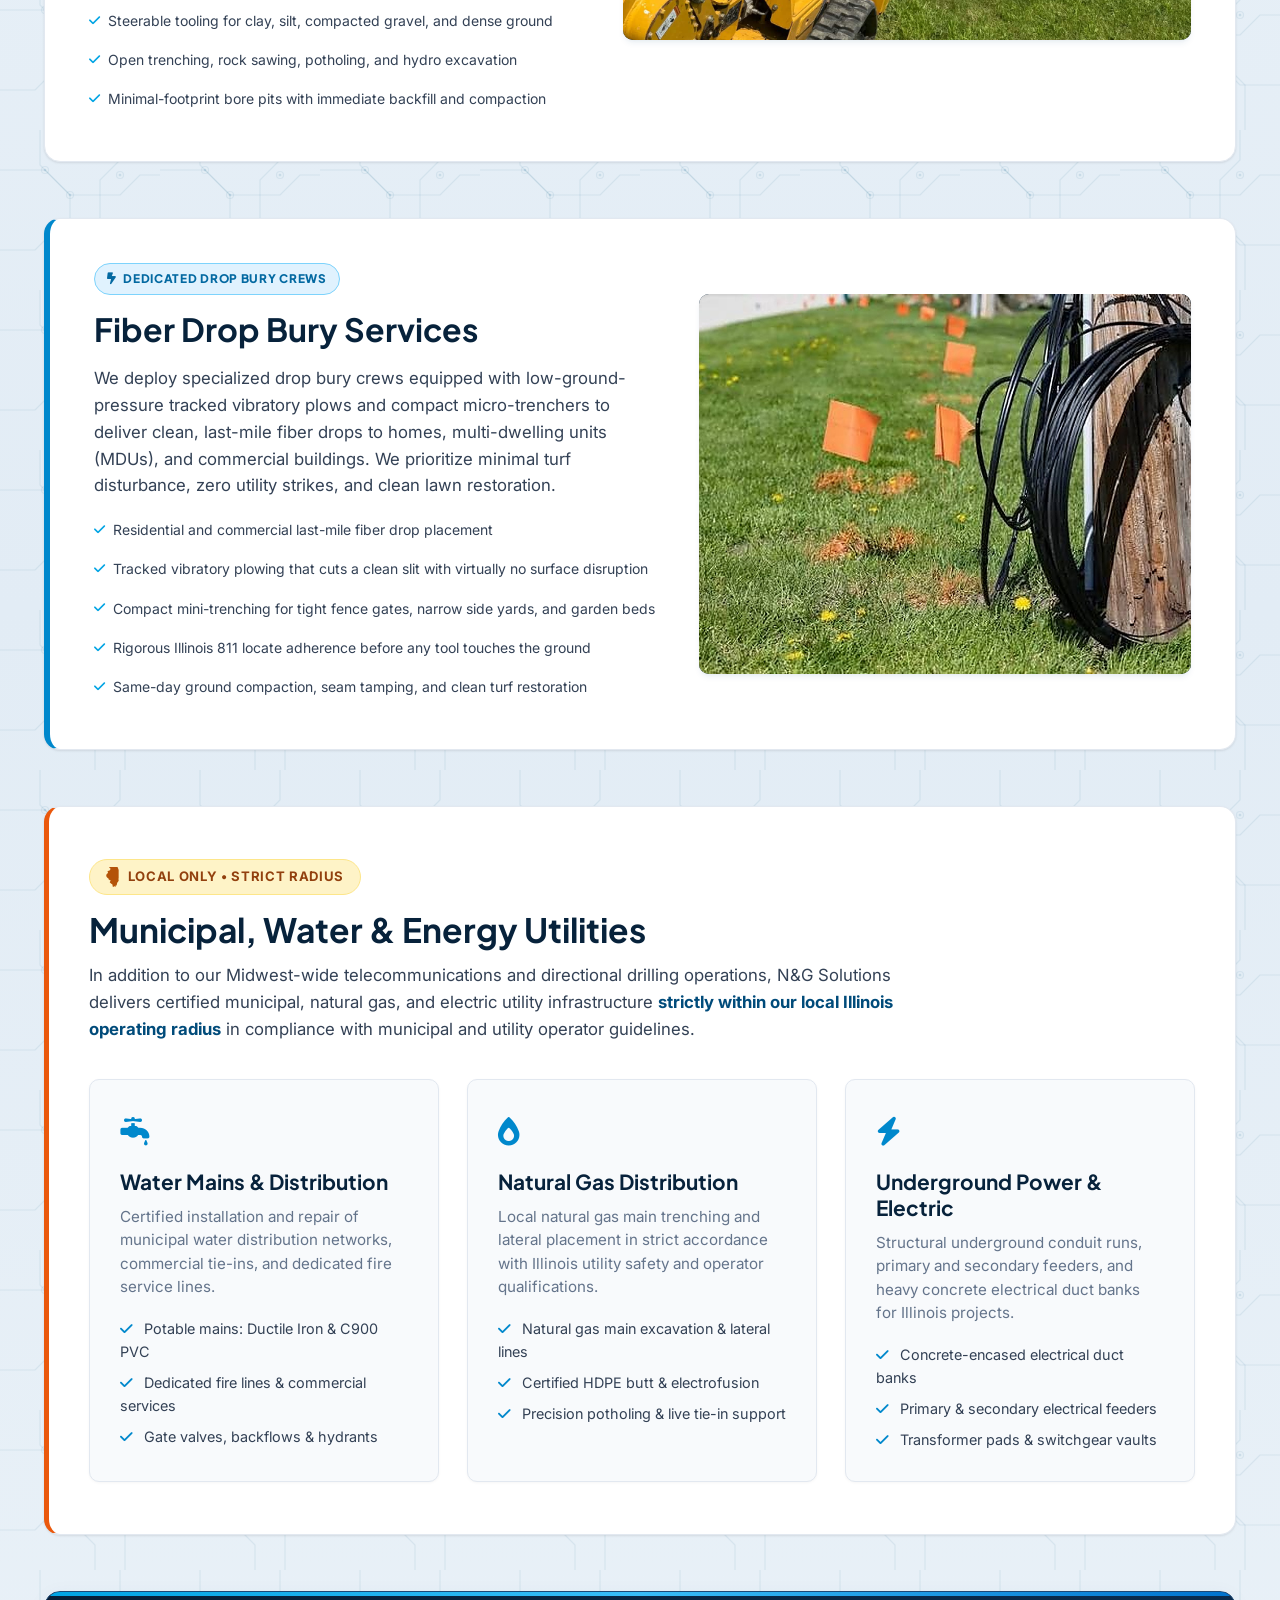
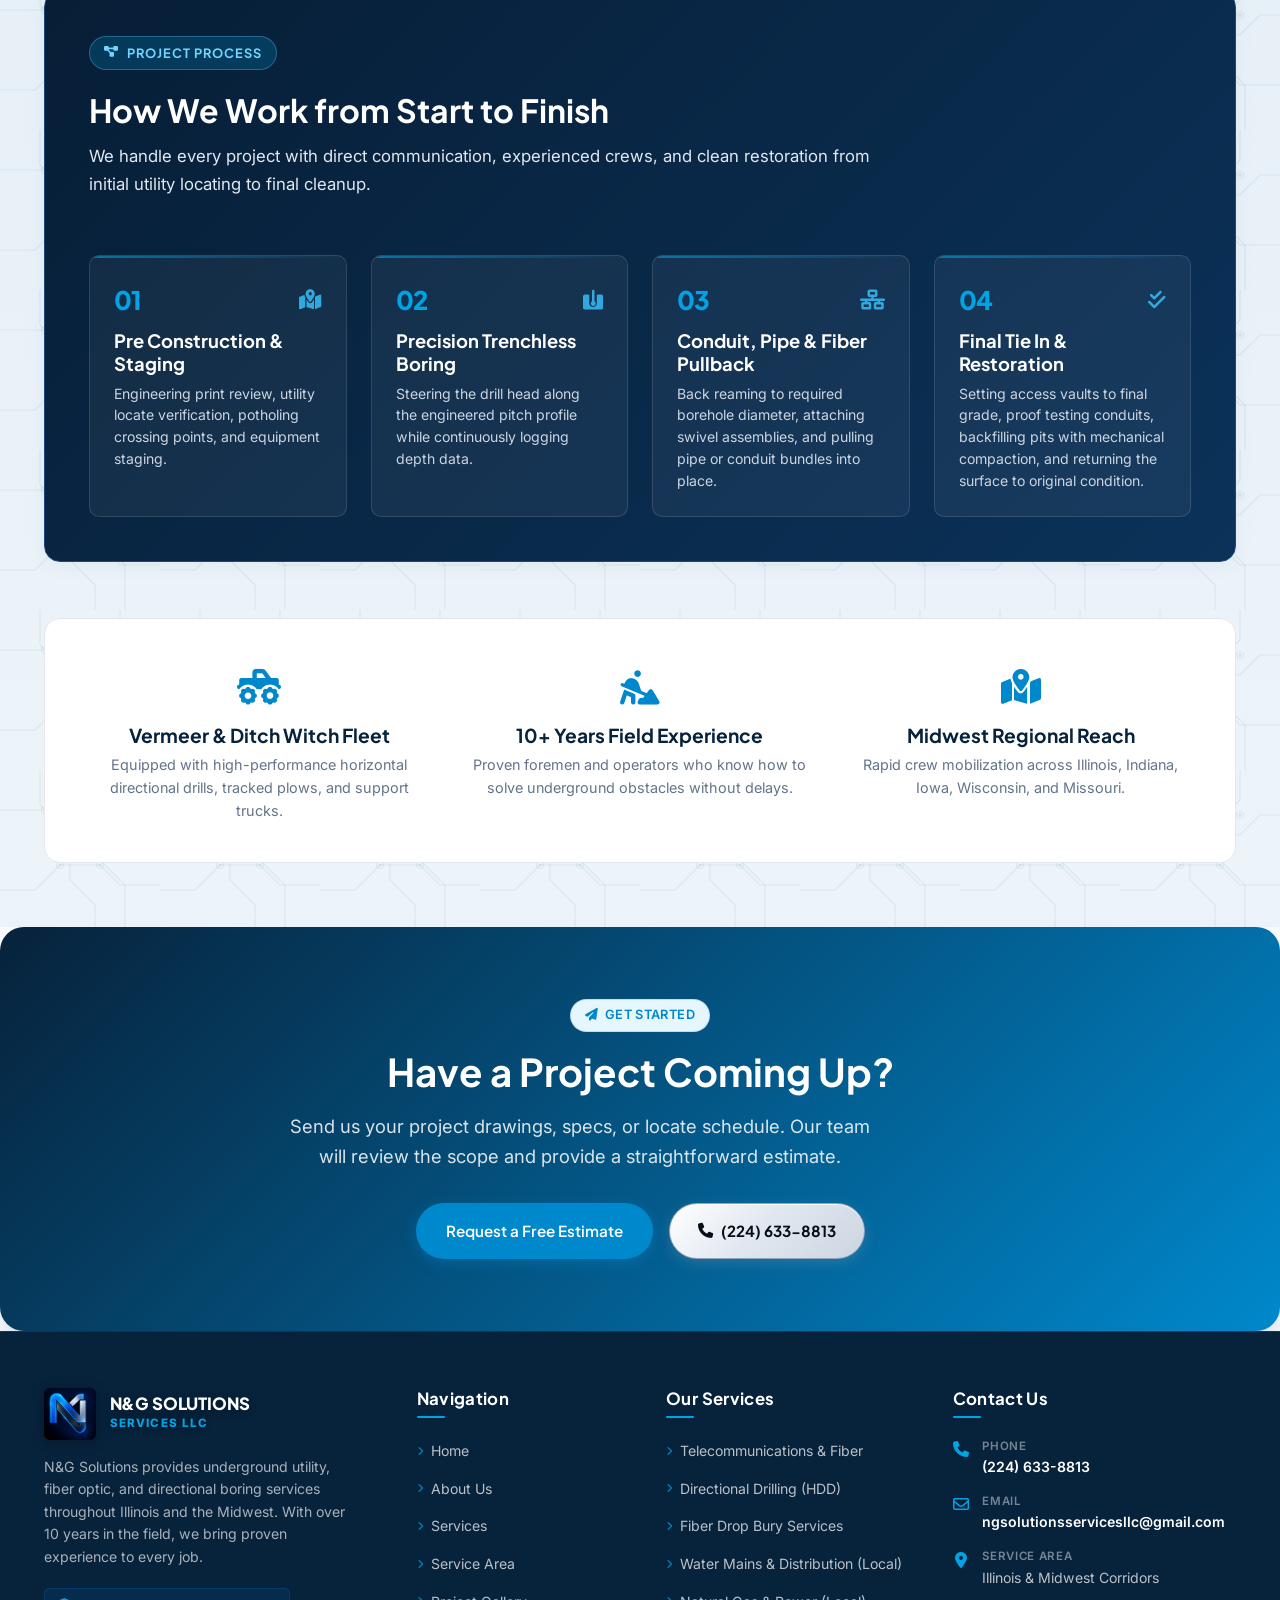
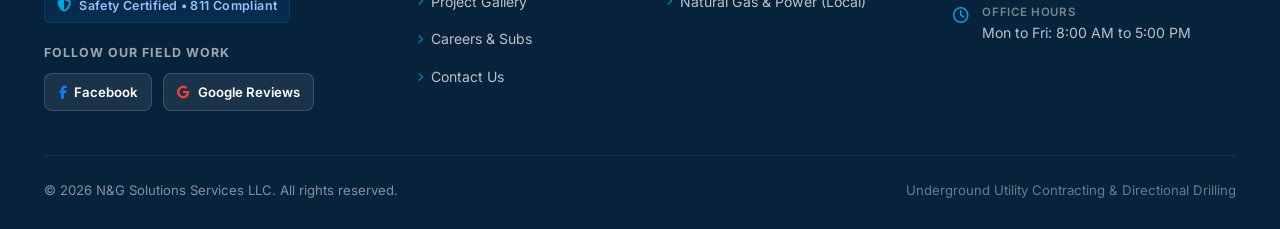
<file: services.html>
<!DOCTYPE html>
<html lang="en">
<head>
  <meta charset="UTF-8">
  <meta name="viewport" content="width=device-width, initial-scale=1.0, viewport-fit=cover">
  <meta name="theme-color" content="#07223b">
  <meta name="apple-mobile-web-app-capable" content="yes">
  <meta name="apple-mobile-web-app-status-bar-style" content="black-translucent">
  <title>Underground Utility &amp; Fiber Services | N&amp;G Solutions Services LLC</title>
  <link rel="canonical" href="https://ngsolutionsservices.com/services.html">

  <!-- Favicons for Google Search & All Browsers -->
  <link rel="icon" type="image/x-icon" href="favicon.ico">
  <link rel="icon" type="image/png" sizes="48x48" href="favicon-48x48.png">
  <link rel="icon" type="image/png" sizes="32x32" href="favicon-32x32.png">
  <link rel="icon" type="image/png" sizes="16x16" href="favicon-16x16.png">
  <link rel="apple-touch-icon" sizes="180x180" href="apple-touch-icon.png">
  <link rel="manifest" href="site.webmanifest">

  <!-- Open Graph / Social Media Preview -->
  <meta property="og:type" content="website">
  <meta property="og:url" content="https://ngsolutionsservices.com/services.html">
  <meta property="og:title" content="Services | N&amp;G Solutions Services LLC">
  <meta property="og:description" content="Explore full underground utility services from N&amp;G Solutions: telecommunications &amp; fiber optic conduit, horizontal directional drilling (HDD), fiber drop bury services, and local Illinois municipal utilities.">
  <meta property="og:image" content="https://ngsolutionsservices.com/images/logo.jpg">
  <meta property="og:image:width" content="1024">
  <meta property="og:image:height" content="1024">

  <!-- Twitter Meta Preview -->
  <meta name="twitter:card" content="summary_large_image">
  <meta name="twitter:url" content="https://ngsolutionsservices.com/services.html">
  <meta name="twitter:title" content="Services | N&amp;G Solutions Services LLC">
  <meta property="twitter:description" content="Explore full underground utility services from N&amp;G Solutions: telecommunications &amp; fiber optic conduit, horizontal directional drilling (HDD), fiber drop bury services, and local Illinois municipal utilities.">
  <meta name="twitter:image" content="https://ngsolutionsservices.com/images/logo.jpg">

  <link rel="preconnect" href="https://fonts.googleapis.com">
  <link rel="preconnect" href="https://fonts.gstatic.com" crossorigin>
  <link href="https://fonts.googleapis.com/css2?family=Inter:wght@400;500;600;700&family=Plus+Jakarta+Sans:wght@600;700;800&display=swap" rel="stylesheet">
  <link rel="stylesheet" href="https://cdnjs.cloudflare.com/ajax/libs/font-awesome/6.5.1/css/all.min.css">
  <link rel="stylesheet" href="css/style.css?v=10.5">
</head>
<body>

  <!-- Top Utility Bar -->
  <div class="top-bar">
    <div class="container top-bar-inner">
      <div class="top-bar-left">
        <span><i class="fa-solid fa-location-dot"></i> Serving Illinois and the Midwest</span>
        <span><i class="fa-solid fa-shield-halved"></i> Underground Utility Contractors • Free Project Estimates</span>
      </div>
      <div class="top-bar-right">
        <a href="tel:2246338813"><i class="fa-solid fa-phone"></i> (224) 633-8813</a>
        <a href="mailto:ngsolutionsservicesllc@gmail.com"><i class="fa-regular fa-envelope"></i> ngsolutionsservicesllc@gmail.com</a>
        <a href="https://www.facebook.com/profile.php?id=100087182893316" target="_blank" rel="noopener noreferrer" class="top-bar-social" aria-label="Facebook Page"><i class="fa-brands fa-facebook-f"></i> <span>Facebook</span></a>
      </div>
    </div>
  </div>

  <!-- Main Navigation Header -->
  <header class="site-header">
    <div class="container header-inner">
      <a href="index.html" class="logo-link">
        <img src="images/logo.jpg" alt="N&amp;G Solutions Services LLC Logo" class="logo-img-mark" width="52" height="52" style="border-radius: 8px; object-fit: cover;">
        <div class="logo-text">
          <span class="logo-title">N&amp;G SOLUTIONS</span>
          <span class="logo-subtitle" style="letter-spacing: 0.12em; color: var(--accent-blue);">SERVICES LLC</span>
        </div>
      </a>

      <nav class="main-nav">
        <ul class="nav-links">
          <!-- Mobile Drawer Top Bar -->
          <li class="mobile-drawer-header">
            <div class="mobile-drawer-brand">
              <img src="images/logo.jpg" alt="Logo" class="mobile-drawer-logo" width="36" height="36">
              <div class="mobile-drawer-brand-text">
                <span class="mobile-drawer-title">N&amp;G SOLUTIONS</span>
                <span class="mobile-drawer-sub">SERVICES LLC</span>
              </div>
            </div>
            <button type="button" class="mobile-drawer-close" aria-label="Close menu">
              <i class="fa-solid fa-xmark"></i>
            </button>
          </li>

          <!-- Nav Links Centered & Evenly Spaced -->
          <li class="nav-item"><a href="index.html" class="nav-link">Home</a></li>
          <li class="nav-item"><a href="about.html" class="nav-link">About Us</a></li>
          <li class="nav-item"><a href="services.html" class="nav-link active">Services</a></li>
          <li class="nav-item"><a href="gallery.html" class="nav-link">Gallery</a></li>
          <li class="nav-item"><a href="careers.html" class="nav-link">Careers</a></li>
          <li class="nav-item"><a href="contact.html" class="nav-link">Contact Us</a></li>

          <!-- Mobile Drawer Footer Actions -->
          <li class="mobile-drawer-footer">
            <a href="tel:2246338813" class="btn btn-silver btn-sm mobile-drawer-btn">
              <i class="fa-solid fa-phone"></i> (224) 633-8813
            </a>
            <a href="contact.html" class="btn btn-primary btn-sm mobile-drawer-btn">
              Get a Free Estimate
            </a>
            <a href="https://www.facebook.com/profile.php?id=100087182893316" target="_blank" rel="noopener noreferrer" class="btn btn-silver btn-sm mobile-drawer-btn mobile-drawer-fb">
              <i class="fa-brands fa-facebook-f"></i> Follow on Facebook
            </a>
          </li>
        </ul>

        <div class="nav-actions">
          <a href="tel:2246338813" class="btn btn-silver btn-sm"><i class="fa-solid fa-phone"></i> (224) 633-8813</a>
          <a href="contact.html" class="btn btn-primary btn-sm">Get an Estimate</a>
          <button class="mobile-toggle" aria-label="Toggle navigation menu" aria-expanded="false">
            <i class="fa-solid fa-bars"></i>
          </button>
        </div>
      </nav>
    </div>
  </header>

  <!-- Full-viewport Frosted Backdrop for Mobile Slide Drawer -->
  <div class="nav-backdrop"></div>

  <!-- Page Banner -->
  <section class="page-banner">
    <div class="container">
      <nav class="breadcrumb">
        <a href="index.html">Home</a>
        <i class="fa-solid fa-chevron-right" style="font-size: 0.7rem;"></i>
        <span>Services</span>
      </nav>
      <div class="heading-reveal-mask">
        <h1>Our Services</h1>
      </div>
    </div>
  </section>

  <!-- Main Services Detailed Breakdown -->
  <main class="section section-light" style="padding: 4rem 0;">
    <div class="container">

      <!-- Section Intro Header -->
      <div class="section-header text-center" style="max-width: 820px; margin: 0 auto 3.5rem;">
        <h2>Precision Field Delivery Across the Midwest</h2>
        <p>
          Backed by 10+ years of direct field experience, our crews operate Vermeer &amp; Ditch Witch directional drilling rigs, vibratory plows, compact trenchers, and vacuum excavation units to install underground utilities on time and to exact municipal specifications.
        </p>
      </div>

      <!-- Service 1: Telecom & Fiber Optics -->
      <article id="telecom" class="service-detail-block" style="background: #ffffff; border: 1px solid var(--border-color); border-radius: var(--radius-lg); padding: 2.75rem; margin-bottom: 3.5rem; box-shadow: var(--shadow-sm);">
        <div style="display: grid; grid-template-columns: 1.15fr 1fr; gap: 2.5rem; align-items: center;">
          <div>
            <span class="service-pill pill-primary" style="margin-bottom: 0.85rem;"><i class="fa-solid fa-star"></i> Core Specialty &bull; Midwest Wide</span>
            <h2 style="font-size: 2rem; margin-bottom: 1rem; color: var(--primary-deep);">Telecommunications &amp; Fiber Optics</h2>
            <p style="font-size: 1.05rem; color: var(--text-main); margin-bottom: 1.25rem;">
              We construct high-capacity fiber optic conduit corridors and telecommunications backbones for broadband providers, enterprise utility networks, and municipal connectivity. From long-haul conduit runs to dense urban right-of-ways, our teams ensure continuous, code-compliant pathway placement.
            </p>
            <ul class="service-features" style="margin-bottom: 0; display: grid; grid-template-columns: 1fr; gap: 0.65rem;">
              <li><i class="fa-solid fa-check"></i> High-density polyethylene (HDPE) conduit &amp; multi-duct bundles</li>
              <li><i class="fa-solid fa-check"></i> Microduct and micro-trenching for urban broadband expansion</li>
              <li><i class="fa-solid fa-check"></i> Handhole, manhole, pull box, and equipment vault installation</li>
              <li><i class="fa-solid fa-check"></i> Cable pulling, rodder support, and pre-strung conduit placement</li>
              <li><i class="fa-solid fa-check"></i> Intercity arterial fiber routes and rural broadband initiatives</li>
            </ul>
          </div>
          <div style="position: relative;">
            <div style="border-radius: var(--radius-md); overflow: hidden; box-shadow: var(--shadow-md); background: #07223b;">
              <img src="images/service-telecom.jpg?v=10.5" alt="Telecommunications Conduit &amp; Fiber Installation" style="width: 100%; height: 380px; object-fit: cover; display: block;">
            </div>
          </div>
        </div>
      </article>

      <!-- Service 2: Horizontal Directional Drilling (HDD) -->
      <article id="hdd" class="service-detail-block" style="background: #ffffff; border: 1px solid var(--border-color); border-radius: var(--radius-lg); padding: 2.75rem; margin-bottom: 3.5rem; box-shadow: var(--shadow-sm);">
        <div style="display: grid; grid-template-columns: 1fr 1.15fr; gap: 2.5rem; align-items: center;">
          <div style="order: 1;">
            <span class="service-pill pill-primary" style="margin-bottom: 0.85rem;"><i class="fa-solid fa-compass"></i> Midwest Wide Infrastructure</span>
            <h2 style="font-size: 2rem; margin-bottom: 1rem; color: var(--primary-deep);">Horizontal Directional Drilling (HDD) &amp; Trenching</h2>
            <p style="font-size: 1.05rem; color: var(--text-main); margin-bottom: 1.25rem;">
              Our trenchless directional drilling capabilities enable conduit and utility placement beneath busy roadways, rail lines, waterways, parking lots, and sensitive lawns without disturbing the surface. Guided by precision transmitter depth locators and powered by Vermeer &amp; Ditch Witch rigs, our drillers steer through complex soil conditions with millimeter accuracy.
            </p>
            <ul class="service-features" style="margin-bottom: 0; display: grid; grid-template-columns: 1fr; gap: 0.65rem;">
              <li><i class="fa-solid fa-check"></i> Trenchless road, railway, highway, and waterway crossings</li>
              <li><i class="fa-solid fa-check"></i> Precision electronic walk-over locating with continuous depth profiling</li>
              <li><i class="fa-solid fa-check"></i> Steerable tooling for clay, silt, compacted gravel, and dense ground</li>
              <li><i class="fa-solid fa-check"></i> Open trenching, rock sawing, potholing, and hydro excavation</li>
              <li><i class="fa-solid fa-check"></i> Minimal-footprint bore pits with immediate backfill and compaction</li>
            </ul>
          </div>
          <div style="order: 2; position: relative;">
            <div style="border-radius: var(--radius-md); overflow: hidden; box-shadow: var(--shadow-md); background: #07223b;">
              <img src="images/service-hdd.jpg" alt="Directional Drilling Vermeer and Ditch Witch Rig Operations" style="width: 100%; height: 380px; object-fit: cover; display: block;">
            </div>
          </div>
        </div>
      </article>

      <!-- Service 3: Dedicated Drop Bury Services -->
      <article id="drop-bury" class="service-detail-block" style="background: #ffffff; border: 1px solid var(--border-color); border-radius: var(--radius-lg); padding: 2.75rem; margin-bottom: 3.5rem; box-shadow: var(--shadow-sm); border-left: 6px solid var(--primary-blue);">
        <div style="display: grid; grid-template-columns: 1.15fr 1fr; gap: 2.5rem; align-items: center;">
          <div>
            <span class="service-pill pill-primary" style="margin-bottom: 0.85rem;"><i class="fa-solid fa-bolt-lightning"></i> Dedicated Drop Bury Crews</span>
            <h2 style="font-size: 2rem; margin-bottom: 1rem; color: var(--primary-deep);">Fiber Drop Bury Services</h2>
            <p style="font-size: 1.05rem; color: var(--text-main); margin-bottom: 1.25rem;">
              We deploy specialized drop bury crews equipped with low-ground-pressure tracked vibratory plows and compact micro-trenchers to deliver clean, last-mile fiber drops to homes, multi-dwelling units (MDUs), and commercial buildings. We prioritize minimal turf disturbance, zero utility strikes, and clean lawn restoration.
            </p>
            <ul class="service-features" style="margin-bottom: 0; display: grid; grid-template-columns: 1fr; gap: 0.65rem;">
              <li><i class="fa-solid fa-check"></i> Residential and commercial last-mile fiber drop placement</li>
              <li><i class="fa-solid fa-check"></i> Tracked vibratory plowing that cuts a clean slit with virtually no surface disruption</li>
              <li><i class="fa-solid fa-check"></i> Compact mini-trenching for tight fence gates, narrow side yards, and garden beds</li>
              <li><i class="fa-solid fa-check"></i> Rigorous Illinois 811 locate adherence before any tool touches the ground</li>
              <li><i class="fa-solid fa-check"></i> Same-day ground compaction, seam tamping, and clean turf restoration</li>
            </ul>
          </div>
          <div style="position: relative;">
            <div style="border-radius: var(--radius-md); overflow: hidden; box-shadow: var(--shadow-md); background: #07223b;">
              <img src="photos/fiber-drop-locate-flags.jpg" alt="Residential Fiber Drop Coil and 811 Utility Locate Route" style="width: 100%; height: 380px; object-fit: cover; display: block;">
            </div>
          </div>
        </div>
      </article>

      <!-- Section: Local Illinois Municipal & Infrastructure Services -->
      <section id="local-utilities" style="background: #ffffff; border: 1px solid var(--border-color); border-left: 5px solid #ea580c; border-radius: var(--radius-lg); padding: 3.25rem 2.5rem; color: var(--text-main); margin-bottom: 3.5rem; box-shadow: var(--shadow-sm);">
        <div style="max-width: 840px; margin-bottom: 2.25rem;">
          <div style="display: inline-block; margin-bottom: 0.85rem;">
            <span class="badge" style="background: #fef3c7; color: #92400e; border: 1px solid #fde68a; font-weight: 700; text-transform: uppercase; letter-spacing: 0.05em; padding: 0.4rem 1rem; border-radius: 999px; font-size: 0.82rem; display: inline-flex; align-items: center; gap: 0.55rem;">
              <svg viewBox="0 0 100 160" width="13" height="20" style="display: inline-block; vertical-align: middle;" aria-hidden="true">
                <path d="M 21.6,0.0 L 67.8,0.5 L 92.3,0.5 L 91.5,6.0 L 95.4,12.5 L 99.3,23.2 L 99.2,91.5 L 96.4,96.7 L 99.6,102.9 L 100.0,108.0 L 96.9,112.1 L 96.0,115.9 L 91.5,122.1 L 88.7,122.6 L 89.3,126.2 L 87.4,127.7 L 85.9,134.5 L 86.7,136.4 L 83.5,140.5 L 85.8,145.6 L 75.5,148.3 L 74.6,151.3 L 76.9,155.1 L 73.8,157.5 L 64.6,153.0 L 61.7,153.3 L 57.9,158.4 L 59.2,160.0 L 55.2,159.7 L 49.6,151.4 L 51.6,149.5 L 49.6,144.0 L 49.6,139.5 L 41.5,133.4 L 38.8,134.0 L 36.1,130.2 L 28.7,124.3 L 28.8,119.7 L 33.1,112.3 L 32.4,109.6 L 34.8,106.1 L 31.3,104.0 L 25.8,102.8 L 23.0,105.5 L 21.0,103.7 L 19.4,94.2 L 11.1,88.0 L 3.4,80.6 L 0.3,71.7 L 0.0,65.8 L 2.2,61.7 L 2.6,56.5 L 9.6,53.3 L 10.2,48.8 L 13.5,46.0 L 13.9,40.9 L 9.8,36.8 L 11.5,31.7 L 21.2,30.3 L 29.0,26.6 L 29.8,22.2 L 33.1,20.3 L 34.0,14.7 L 33.3,11.1 L 27.7,8.2 L 27.0,5.2 L 21.6,0.0 Z" fill="#b45309" />
              </svg>
              Local Only &bull; Strict Radius
            </span>
          </div>
          <h2 style="color: var(--primary-deep); font-size: 2.1rem; margin-bottom: 0.75rem;">Municipal, Water &amp; Energy Utilities</h2>
          <p style="color: var(--text-main); font-size: 1.05rem; line-height: 1.6; margin-bottom: 0;">
            In addition to our Midwest-wide telecommunications and directional drilling operations, N&amp;G Solutions delivers certified municipal, natural gas, and electric utility infrastructure <strong style="color: var(--primary-dark);">strictly within our local Illinois operating radius</strong> in compliance with municipal and utility operator guidelines.
          </p>
        </div>

        <div class="local-utilities-grid" style="display: grid; grid-template-columns: repeat(auto-fit, minmax(min(100%, 280px), 1fr)); gap: 1.75rem;">
          <!-- Local Service 1: Water Mains -->
          <div class="local-utility-card" style="background: #f8fafc; border: 1px solid #e2e8f0; border-radius: var(--radius-md); padding: 1.85rem; color: var(--text-main); box-shadow: 0 1px 3px rgba(0,0,0,0.04);">
            <div style="font-size: 1.8rem; color: var(--primary-blue); margin-bottom: 0.85rem;"><i class="fa-solid fa-faucet-drip"></i></div>
            <h3 style="color: var(--primary-deep); font-size: 1.3rem; margin-bottom: 0.6rem;">Water Mains &amp; Distribution</h3>
            <p style="color: var(--text-muted); font-size: 0.95rem; margin-bottom: 1.15rem; line-height: 1.55;">
              Certified installation and repair of municipal water distribution networks, commercial tie-ins, and dedicated fire service lines.
            </p>
            <ul style="list-style: none; padding: 0; margin: 0; color: var(--text-main); font-size: 0.9rem; display: flex; flex-direction: column; gap: 0.5rem;">
              <li><i class="fa-solid fa-check" style="color: var(--primary-blue); margin-right: 0.45rem;"></i> Potable mains: Ductile Iron &amp; C900 PVC</li>
              <li><i class="fa-solid fa-check" style="color: var(--primary-blue); margin-right: 0.45rem;"></i> Dedicated fire lines &amp; commercial services</li>
              <li><i class="fa-solid fa-check" style="color: var(--primary-blue); margin-right: 0.45rem;"></i> Gate valves, backflows &amp; hydrants</li>
            </ul>
          </div>

          <!-- Local Service 2: Natural Gas -->
          <div class="local-utility-card" style="background: #f8fafc; border: 1px solid #e2e8f0; border-radius: var(--radius-md); padding: 1.85rem; color: var(--text-main); box-shadow: 0 1px 3px rgba(0,0,0,0.04);">
            <div style="font-size: 1.8rem; color: var(--primary-blue); margin-bottom: 0.85rem;"><i class="fa-solid fa-fire-flame-simple"></i></div>
            <h3 style="color: var(--primary-deep); font-size: 1.3rem; margin-bottom: 0.6rem;">Natural Gas Distribution</h3>
            <p style="color: var(--text-muted); font-size: 0.95rem; margin-bottom: 1.15rem; line-height: 1.55;">
              Local natural gas main trenching and lateral placement in strict accordance with Illinois utility safety and operator qualifications.
            </p>
            <ul style="list-style: none; padding: 0; margin: 0; color: var(--text-main); font-size: 0.9rem; display: flex; flex-direction: column; gap: 0.5rem;">
              <li><i class="fa-solid fa-check" style="color: var(--primary-blue); margin-right: 0.45rem;"></i> Natural gas main excavation &amp; lateral lines</li>
              <li><i class="fa-solid fa-check" style="color: var(--primary-blue); margin-right: 0.45rem;"></i> Certified HDPE butt &amp; electrofusion</li>
              <li><i class="fa-solid fa-check" style="color: var(--primary-blue); margin-right: 0.45rem;"></i> Precision potholing &amp; live tie-in support</li>
            </ul>
          </div>

          <!-- Local Service 3: Power & Electric -->
          <div class="local-utility-card" style="background: #f8fafc; border: 1px solid #e2e8f0; border-radius: var(--radius-md); padding: 1.85rem; color: var(--text-main); box-shadow: 0 1px 3px rgba(0,0,0,0.04);">
            <div style="font-size: 1.8rem; color: var(--primary-blue); margin-bottom: 0.85rem;"><i class="fa-solid fa-bolt"></i></div>
            <h3 style="color: var(--primary-deep); font-size: 1.3rem; margin-bottom: 0.6rem;">Underground Power &amp; Electric</h3>
            <p style="color: var(--text-muted); font-size: 0.95rem; margin-bottom: 1.15rem; line-height: 1.55;">
              Structural underground conduit runs, primary and secondary feeders, and heavy concrete electrical duct banks for Illinois projects.
            </p>
            <ul style="list-style: none; padding: 0; margin: 0; color: var(--text-main); font-size: 0.9rem; display: flex; flex-direction: column; gap: 0.5rem;">
              <li><i class="fa-solid fa-check" style="color: var(--primary-blue); margin-right: 0.45rem;"></i> Concrete-encased electrical duct banks</li>
              <li><i class="fa-solid fa-check" style="color: var(--primary-blue); margin-right: 0.45rem;"></i> Primary &amp; secondary electrical feeders</li>
              <li><i class="fa-solid fa-check" style="color: var(--primary-blue); margin-right: 0.45rem;"></i> Transformer pads &amp; switchgear vaults</li>
            </ul>
          </div>
        </div>

      </section>

      <!-- Project Process Section: How We Work from Start to Finish -->
      <section id="process" class="about-card about-card-wide" style="margin-bottom: 3.5rem; padding: 2.75rem; border-radius: var(--radius-lg); position: relative; scroll-margin-top: 140px;">
        <span class="about-card-badge"><i class="fa-solid fa-diagram-project"></i> Project Process</span>
        <h2 style="color: #ffffff; font-size: 2rem; margin-bottom: 0.85rem;">How We Work from Start to Finish</h2>
        <p style="color: #e2e8f0 !important; font-size: 1.05rem; line-height: 1.65; max-width: 820px; margin-bottom: 2rem;">
          We handle every project with direct communication, experienced crews, and clean restoration from initial utility locating to final cleanup.
        </p>
        <div class="about-steps-grid">
          <div class="about-step-item">
            <div class="step-top-row">
              <span class="step-num">01</span>
              <span class="step-icon"><i class="fa-solid fa-map-location-dot"></i></span>
            </div>
            <h4 style="color: #ffffff; font-size: 1.15rem; margin-bottom: 0.5rem;">Pre Construction &amp; Staging</h4>
            <p>Engineering print review, utility locate verification, potholing crossing points, and equipment staging.</p>
          </div>
          <div class="about-step-item">
            <div class="step-top-row">
              <span class="step-num">02</span>
              <span class="step-icon"><i class="fa-solid fa-bore-hole"></i></span>
            </div>
            <h4 style="color: #ffffff; font-size: 1.15rem; margin-bottom: 0.5rem;">Precision Trenchless Boring</h4>
            <p>Steering the drill head along the engineered pitch profile while continuously logging depth data.</p>
          </div>
          <div class="about-step-item">
            <div class="step-top-row">
              <span class="step-num">03</span>
              <span class="step-icon"><i class="fa-solid fa-network-wired"></i></span>
            </div>
            <h4 style="color: #ffffff; font-size: 1.15rem; margin-bottom: 0.5rem;">Conduit, Pipe &amp; Fiber Pullback</h4>
            <p>Back reaming to required borehole diameter, attaching swivel assemblies, and pulling pipe or conduit bundles into place.</p>
          </div>
          <div class="about-step-item">
            <div class="step-top-row">
              <span class="step-num">04</span>
              <span class="step-icon"><i class="fa-solid fa-check-double"></i></span>
            </div>
            <h4 style="color: #ffffff; font-size: 1.15rem; margin-bottom: 0.5rem;">Final Tie In &amp; Restoration</h4>
            <p>Setting access vaults to final grade, proof testing conduits, backfilling pits with mechanical compaction, and returning the surface to original condition.</p>
          </div>
        </div>
      </section>

      <!-- Safety & Equipment Bar -->
      <section id="safety" class="safety-grid" style="background: #ffffff; border: 1px solid var(--border-color); border-radius: var(--radius-lg); padding: 2.5rem; display: grid; grid-template-columns: repeat(auto-fit, minmax(min(100%, 220px), 1fr)); gap: 2rem; text-align: center; scroll-margin-top: 140px;">
        <div>
          <div style="font-size: 2.2rem; color: var(--primary-blue); margin-bottom: 0.5rem;"><i class="fa-solid fa-truck-monster"></i></div>
          <h3 style="font-size: 1.2rem; margin-bottom: 0.35rem;">Vermeer &amp; Ditch Witch Fleet</h3>
          <p style="color: var(--text-muted); font-size: 0.9rem; margin-bottom: 0;">Equipped with high-performance horizontal directional drills, tracked plows, and support trucks.</p>
        </div>
        <div>
          <div style="font-size: 2.2rem; color: var(--primary-blue); margin-bottom: 0.5rem;"><i class="fa-solid fa-person-digging"></i></div>
          <h3 style="font-size: 1.2rem; margin-bottom: 0.35rem;">10+ Years Field Experience</h3>
          <p style="color: var(--text-muted); font-size: 0.9rem; margin-bottom: 0;">Proven foremen and operators who know how to solve underground obstacles without delays.</p>
        </div>
        <div>
          <div style="font-size: 2.2rem; color: var(--primary-blue); margin-bottom: 0.5rem;"><i class="fa-solid fa-map-location-dot"></i></div>
          <h3 style="font-size: 1.2rem; margin-bottom: 0.35rem;">Midwest Regional Reach</h3>
          <p style="color: var(--text-muted); font-size: 0.9rem; margin-bottom: 0;">Rapid crew mobilization across Illinois, Indiana, Iowa, Wisconsin, and Missouri.</p>
        </div>
      </section>

    </div>
  </main>

  <!-- CTA Banner -->
  <section class="cta-banner" style="background-color: #07223b; padding: 4.5rem 0; color: #ffffff; text-align: center;">
    <div class="container">
      <div style="max-width: 720px; margin: 0 auto;">
        <span class="badge badge-cyan" style="margin-bottom: 1rem;"><i class="fa-solid fa-paper-plane"></i> Get Started</span>
        <h2 style="color: #ffffff; font-size: 2.4rem; margin-bottom: 1rem;">Have a Project Coming Up?</h2>
        <p style="color: rgba(255,255,255,0.85); font-size: 1.15rem; margin-bottom: 2rem;">
          Send us your project drawings, specs, or locate schedule. Our team will review the scope and provide a straightforward estimate.
        </p>
        <div style="display: flex; gap: 1rem; justify-content: center; flex-wrap: wrap;">
          <a href="contact.html" class="btn btn-primary btn-lg">Request a Free Estimate</a>
          <a href="tel:2246338813" class="btn btn-silver btn-lg"><i class="fa-solid fa-phone"></i> (224) 633-8813</a>
        </div>
      </div>
    </div>
  </section>

  <!-- Footer -->
  <footer class="site-footer">
    <div class="container">
      <div class="footer-grid">
        <!-- Col 1: Company Profile -->
        <div class="footer-col footer-brand-col">
          <a href="index.html" class="logo-link">
            <img src="images/logo.jpg" alt="N&amp;G Solutions Services LLC" class="logo-img-mark" width="44" height="44"
              style="border-radius: 6px; object-fit: cover;">
            <div class="logo-text">
              <span class="logo-title" style="color: #ffffff; font-size: 1.05rem;">N&amp;G SOLUTIONS</span>
              <span class="logo-subtitle"
                style="color: var(--accent-blue); font-size: 0.72rem; letter-spacing: 0.1em;">SERVICES LLC</span>
            </div>
          </a>
          <p class="footer-desc">
            N&amp;G Solutions provides underground utility, fiber optic, and directional boring services throughout
            Illinois and the Midwest. With over 10 years in the field, we bring proven experience to every job.
          </p>
          <div class="footer-badge">
            <i class="fa-solid fa-shield-halved"></i>
            <span>Safety Certified &bull; 811 Compliant</span>
          </div>
          <div class="footer-social-wrapper">
            <span class="footer-social-title">Follow Our Field Work</span>
            <div class="footer-social-buttons">
              <a href="https://www.facebook.com/profile.php?id=100087182893316" target="_blank" rel="noopener noreferrer" class="footer-social-btn btn-facebook">
                <i class="fa-brands fa-facebook-f" style="color: #1877f2;"></i> Facebook
              </a>
              <a href="https://maps.app.goo.gl/3w51qTz5D6x8qN4P7" target="_blank" rel="noopener noreferrer" class="footer-social-btn btn-google">
                <i class="fa-brands fa-google" style="color: #ea4335;"></i> Google Reviews
              </a>
            </div>
          </div>
        </div>

        <!-- Col 2: Navigation -->
        <div class="footer-col">
          <h4 class="footer-title">Navigation</h4>
          <ul class="footer-links">
            <li><a href="index.html"><i class="fa-solid fa-angle-right"></i> Home</a></li>
            <li><a href="about.html"><i class="fa-solid fa-angle-right"></i> About Us</a></li>
            <li><a href="services.html"><i class="fa-solid fa-angle-right"></i> Services</a></li>
            <li><a href="index.html#service-area"><i class="fa-solid fa-angle-right"></i> Service Area</a></li>
            <li><a href="gallery.html"><i class="fa-solid fa-angle-right"></i> Project Gallery</a></li>
            <li><a href="careers.html"><i class="fa-solid fa-angle-right"></i> Careers &amp; Subs</a></li>
            <li><a href="contact.html"><i class="fa-solid fa-angle-right"></i> Contact Us</a></li>
          </ul>
        </div>

        <!-- Col 3: Utility Services -->
        <div class="footer-col">
          <h4 class="footer-title">Our Services</h4>
          <ul class="footer-links">
            <li><a href="services.html#telecom"><i class="fa-solid fa-angle-right"></i> Telecommunications &amp; Fiber</a></li>
            <li><a href="services.html#hdd"><i class="fa-solid fa-angle-right"></i> Directional Drilling (HDD)</a></li>
            <li><a href="services.html#drop-bury"><i class="fa-solid fa-angle-right"></i> Fiber Drop Bury Services</a></li>
            <li><a href="services.html#water-mains"><i class="fa-solid fa-angle-right"></i> Water Mains &amp; Distribution (Local)</a></li>
            <li><a href="services.html#gas-electric"><i class="fa-solid fa-angle-right"></i> Natural Gas &amp; Power (Local)</a>
            </li>
          </ul>
        </div>

        <!-- Col 4: Contact & Office -->
        <div class="footer-col">
          <h4 class="footer-title">Contact Us</h4>
          <ul class="footer-contact-list">
            <li class="footer-contact-item">
              <i class="fa-solid fa-phone"></i>
              <div>
                <span class="contact-label">Phone</span>
                <a href="tel:2246338813">(224) 633-8813</a>
              </div>
            </li>
            <li class="footer-contact-item">
              <i class="fa-regular fa-envelope"></i>
              <div>
                <span class="contact-label">Email</span>
                <a href="mailto:ngsolutionsservicesllc@gmail.com">ngsolutionsservicesllc@gmail.com</a>
              </div>
            </li>
            <li class="footer-contact-item">
              <i class="fa-solid fa-location-dot"></i>
              <div>
                <span class="contact-label">Service Area</span>
                <span>Illinois &amp; Midwest Corridors</span>
              </div>
            </li>
            <li class="footer-contact-item">
              <i class="fa-regular fa-clock"></i>
              <div>
                <span class="contact-label">Office Hours</span>
                <span>Mon to Fri: 8:00 AM to 5:00 PM</span>
              </div>
            </li>
          </ul>
        </div>
      </div>

      <!-- Bottom Bar -->
      <div class="footer-bottom">
        <p>&copy; 2026 N&amp;G Solutions Services LLC. All rights reserved.</p>
        <p class="footer-tagline">Underground Utility Contracting &amp; Directional Drilling</p>
      </div>
    </div>
  </footer>

  <script src="js/main.js?v=10.1"></script>
</body>
</html>
</file>
<file: css/style.css>
/* ==========================================================================
   N&G SOLUTIONS SERVICES LLC - STYLESHEET
   Underground Utilities & Infrastructure
   ========================================================================== */

:root {
  /* Brand Colors from Logo */
  --primary-blue: #0088cc;
  --primary-dark: #004b7a;
  --primary-deep: #07223b;
  --accent-blue: #00a4e4;
  --accent-light: #e5f6fd;
  
  /* Silver & Metallic Chrome Accents (Matches Logo) */
  --brand-silver: #cbd5e1;
  --brand-silver-light: #f1f5f9;
  --brand-silver-dark: #94a3b8;
  --brand-silver-border: #94a3b8;
  
  /* Fallback aliases to ensure any green references render as metallic silver */
  --brand-green: #cbd5e1;
  --brand-green-dark: #94a3b8;
  --brand-green-light: #f1f5f9;
  
  --dark: #070e17;
  --text-main: #334155;
  --text-muted: #64748b;
  --text-light: #94a3b8;
  --light-bg: #f8fafc;
  --card-bg: #ffffff;
  --border-color: #e2e8f0;
  
  /* Typography */
  --font-sans: 'Inter', -apple-system, BlinkMacSystemFont, 'Segoe UI', Roboto, sans-serif;
  --font-heading: 'Plus Jakarta Sans', -apple-system, BlinkMacSystemFont, 'Segoe UI', Roboto, sans-serif;
  
  /* Shadows */
  --shadow-sm: 0 1px 3px rgba(0, 0, 0, 0.06), 0 1px 2px rgba(0, 0, 0, 0.04);
  --shadow-md: 0 4px 6px -1px rgba(0, 75, 122, 0.08), 0 2px 4px -2px rgba(0, 75, 122, 0.05);
  --shadow-lg: 0 10px 25px -3px rgba(0, 75, 122, 0.1), 0 4px 6px -4px rgba(0, 75, 122, 0.05);
  --shadow-xl: 0 20px 35px -5px rgba(0, 75, 122, 0.15), 0 8px 10px -6px rgba(0, 75, 122, 0.05);
  
  /* Transitions */
  --transition: all 0.25s cubic-bezier(0.4, 0, 0.2, 1);
  --radius-sm: 6px;
  --radius-md: 10px;
  --radius-lg: 16px;
  --radius-xl: 24px;
  --radius-full: 9999px;
  
  --container-max: 1240px;
}

/* Base Reset */
*, *::before, *::after {
  box-sizing: border-box;
  margin: 0;
  padding: 0;
}

html {
  scroll-behavior: smooth;
  font-size: 16px;
  -webkit-text-size-adjust: 100%;
  background-color: var(--primary-deep);
  min-height: 100%;
  overflow-x: clip;
}

body {
  font-family: var(--font-sans);
  color: var(--text-main);
  background-color: var(--light-bg);
  line-height: 1.6;
  min-height: 100%;
  min-height: 100dvh;
  overflow-x: clip;
}

h1, h2, h3, h4, h5, h6 {
  font-family: var(--font-heading);
  color: var(--primary-deep);
  line-height: 1.25;
  font-weight: 700;
}

p {
  margin-bottom: 1rem;
}

p:last-child {
  margin-bottom: 0;
}

a {
  color: var(--primary-blue);
  text-decoration: none;
  transition: var(--transition);
}

a:hover {
  color: var(--accent-blue);
}

img {
  max-width: 100%;
  height: auto;
  display: block;
}

ul {
  list-style: none;
}

.container {
  width: 100%;
  max-width: var(--container-max);
  margin-left: auto;
  margin-right: auto;
  padding-left: 1.5rem;
  padding-right: 1.5rem;
}

@media (max-width: 768px) {
  .container {
    padding-left: 1.15rem;
    padding-right: 1.15rem;
  }
}

/* ==========================================================================
   BUTTONS & BADGES
   ========================================================================== */
.btn {
  display: inline-flex;
  align-items: center;
  justify-content: center;
  gap: 0.5rem;
  padding: 0.85rem 1.75rem;
  font-family: var(--font-heading);
  font-size: 0.95rem;
  font-weight: 600;
  border-radius: var(--radius-full);
  transition: var(--transition);
  cursor: pointer;
  border: 2px solid transparent;
  white-space: nowrap;
}

.btn-primary {
  background-color: var(--primary-blue);
  color: #ffffff;
  box-shadow: 0 4px 14px rgba(0, 136, 204, 0.35);
}

.btn-primary:hover {
  background-color: #0072aa;
  color: #ffffff;
  transform: translateY(-2px);
  box-shadow: 0 6px 20px rgba(0, 136, 204, 0.45);
}

.btn-green,
.btn-silver {
  background: linear-gradient(135deg, #ffffff 0%, #e2e8f0 45%, #cbd5e1 100%);
  color: #070e17;
  font-weight: 700;
  border: 1px solid #94a3b8;
  box-shadow: 0 4px 14px rgba(148, 163, 184, 0.25), inset 0 1px 0 rgba(255, 255, 255, 0.85);
}

.btn-green:hover,
.btn-silver:hover {
  background: linear-gradient(135deg, #ffffff 0%, #f1f5f9 50%, #e2e8f0 100%);
  color: #000000;
  border-color: var(--accent-blue);
  transform: translateY(-2px);
  box-shadow: 0 6px 20px rgba(0, 164, 228, 0.35), inset 0 1px 0 rgba(255, 255, 255, 0.95);
}

.btn-secondary {
  background-color: var(--primary-deep);
  color: #ffffff;
}

.btn-secondary:hover {
  background-color: var(--primary-dark);
  color: #ffffff;
  transform: translateY(-2px);
}

.btn-outline {
  background-color: transparent;
  border-color: rgba(255, 255, 255, 0.5);
  color: #ffffff;
}

.btn-outline:hover {
  background-color: #ffffff;
  border-color: #ffffff;
  color: var(--primary-deep);
  transform: translateY(-2px);
}

.btn-outline-primary {
  background-color: transparent;
  border-color: var(--primary-blue);
  color: var(--primary-blue);
}

.btn-outline-primary:hover {
  background-color: var(--primary-blue);
  color: #ffffff;
}

.btn-white {
  background-color: #ffffff;
  color: var(--primary-deep);
}

.btn-white:hover {
  background-color: #f1f5f9;
  color: var(--primary-blue);
  transform: translateY(-2px);
}

.btn-sm {
  padding: 0.5rem 1.15rem;
  font-size: 0.85rem;
}

.badge {
  display: inline-flex;
  align-items: center;
  gap: 0.4rem;
  padding: 0.35rem 0.85rem;
  border-radius: var(--radius-full);
  font-size: 0.8rem;
  font-weight: 600;
  letter-spacing: 0.03em;
  text-transform: uppercase;
}

.badge-cyan {
  background-color: var(--accent-light);
  color: var(--primary-blue);
  border: 1px solid rgba(0, 136, 204, 0.2);
}

.badge-green,
.badge-silver {
  background: linear-gradient(135deg, #f1f5f9 0%, #cbd5e1 100%);
  color: #070e17;
  border: 1px solid #94a3b8;
}

.badge-white {
  background-color: rgba(255, 255, 255, 0.15);
  color: #ffffff;
  backdrop-filter: blur(8px);
  border: 1px solid rgba(255, 255, 255, 0.25);
}

/* ==========================================================================
   TOP BAR & HEADER NAVIGATION
   ========================================================================== */
.top-bar {
  background-color: var(--primary-deep);
  color: rgba(255, 255, 255, 0.85);
  font-size: 0.825rem;
  padding: 0.5rem 0;
  border-bottom: none;
  position: relative;
  z-index: 1001;
}

.top-bar .container {
  max-width: 1440px;
}

.top-bar-inner {
  display: flex;
  justify-content: space-between;
  align-items: center;
  flex-wrap: nowrap;
  gap: 1rem;
}

.top-bar-left, .top-bar-right {
  display: flex;
  align-items: center;
  gap: 1.15rem;
  white-space: nowrap;
}

.top-bar a {
  color: rgba(255, 255, 255, 0.88);
  display: inline-flex;
  align-items: center;
  gap: 0.4rem;
}

.top-bar a:hover {
  color: #72d4ff;
}

@media (max-width: 1200px) {
  .top-bar-left span:nth-child(2) {
    display: none;
  }
}

@media (max-width: 820px) {
  .top-bar-left {
    display: none;
  }
  .top-bar-inner {
    justify-content: center;
  }
}

/* Base Site Header: Modern Transparent at Top (Zero Dividing Line) */
.site-header {
  position: -webkit-sticky;
  position: sticky;
  top: 0;
  z-index: 1000;
  width: 100%;
  background-color: rgba(255, 255, 255, 0);
  backdrop-filter: none;
  -webkit-backdrop-filter: none;
  border: none !important;
  border-bottom: none !important;
  box-shadow: none;
  transition: background-color 0.35s cubic-bezier(0.4, 0, 0.2, 1),
              box-shadow 0.35s cubic-bezier(0.4, 0, 0.2, 1);
}

/* Scrolled State: Solid White Frosted Glass (Zero Line) */
.site-header.scrolled {
  background-color: rgba(255, 255, 255, 0.98);
  backdrop-filter: blur(14px);
  -webkit-backdrop-filter: blur(14px);
  border: none !important;
  border-bottom: none !important;
  box-shadow: 0 4px 20px -2px rgba(7, 34, 59, 0.08), 0 2px 6px -1px rgba(0, 0, 0, 0.04);
}

/* Elevated transparent header when menu is open so drawer sits above backdrop and is never blurred */
.site-header.menu-open {
  z-index: 1050 !important;
  background-color: transparent !important;
  backdrop-filter: none !important;
  -webkit-backdrop-filter: none !important;
  box-shadow: none !important;
  pointer-events: none;
}

/* Ensure the drawer inside the header receives touch and click events */
.site-header.menu-open .nav-links {
  pointer-events: auto !important;
}

/* Hide the main navbar logo and hamburger button while drawer is open so there is only ONE clean X */
.site-header.menu-open .header-inner > .logo-link,
.site-header.menu-open .header-inner > .main-nav > .nav-actions {
  opacity: 0 !important;
  pointer-events: none !important;
  visibility: hidden !important;
}

.header-inner {
  display: flex;
  align-items: center;
  justify-content: space-between;
  height: 84px;
  transition: height 0.3s cubic-bezier(0.4, 0, 0.2, 1);
}

.site-header.scrolled .header-inner {
  height: 70px;
}

.logo-link {
  display: flex;
  align-items: center;
  gap: 0.85rem;
  text-decoration: none;
}

.logo-img-mark {
  width: 52px;
  height: 52px;
  object-fit: contain;
  flex-shrink: 0;
  filter: drop-shadow(0 2px 6px rgba(0, 0, 0, 0.25));
  transition: width 0.3s ease, height 0.3s ease, filter 0.3s ease;
}

.site-header.scrolled .logo-img-mark {
  width: 44px;
  height: 44px;
  filter: none;
}

.logo-text {
  display: flex;
  flex-direction: column;
}

.logo-title {
  font-family: var(--font-heading);
  font-size: 1.25rem;
  font-weight: 800;
  color: #ffffff;
  letter-spacing: -0.01em;
  line-height: 1.1;
  text-shadow: 0 2px 10px rgba(0, 0, 0, 0.25);
  transition: color 0.3s ease, text-shadow 0.3s ease;
}

.site-header.scrolled .logo-title,
.site-header.menu-open .logo-title {
  color: var(--primary-blue);
  text-shadow: none;
}

.logo-subtitle {
  font-size: 0.8rem;
  font-weight: 800;
  color: var(--brand-silver-light);
  letter-spacing: 0.04em;
  text-transform: uppercase;
  text-shadow: 0 1px 6px rgba(0, 0, 0, 0.4);
  transition: color 0.3s ease, text-shadow 0.3s ease;
}

.site-header.scrolled .logo-subtitle,
.site-header.menu-open .logo-subtitle {
  color: var(--accent-blue);
  text-shadow: none;
}

.main-nav {
  display: flex;
  align-items: center;
  gap: 2rem;
}

/* Mobile Drawer elements - hidden on desktop */
.mobile-drawer-header,
.mobile-drawer-footer,
.nav-backdrop {
  display: none !important;
}

.nav-links {
  display: flex;
  align-items: center;
  gap: 1.35rem;
}

.nav-link {
  font-family: var(--font-heading);
  font-size: 0.95rem;
  font-weight: 600;
  color: rgba(255, 255, 255, 0.92);
  padding: 0.5rem 0;
  position: relative;
  transition: color 0.25s ease, text-shadow 0.25s ease;
}

.nav-link::after {
  content: '';
  position: absolute;
  bottom: 0;
  left: 0;
  width: 0%;
  height: 2px;
  background-color: #72d4ff;
  transition: var(--transition);
}

.nav-link:hover, .nav-link.active {
  color: #ffffff;
  text-shadow: 0 0 12px rgba(114, 212, 255, 0.5);
}

.nav-link:hover::after, .nav-link.active::after {
  width: 100%;
}

/* Scrolled Nav Links */
.site-header.scrolled .nav-link {
  color: var(--text-main);
  text-shadow: none;
}

.site-header.scrolled .nav-link::after {
  background-color: var(--primary-blue);
}

.site-header.scrolled .nav-link:hover, 
.site-header.scrolled .nav-link.active {
  color: var(--primary-blue);
  text-shadow: none;
}

.nav-actions {
  display: flex;
  align-items: center;
  gap: 1rem;
}

/* Estimate button in transparent state has subtle glow */
.site-header:not(.scrolled) .nav-actions .btn-primary {
  border: 1.5px solid rgba(255, 255, 255, 0.3);
  box-shadow: 0 4px 15px rgba(0, 136, 204, 0.5);
}

.mobile-social-menu-item {
  display: none;
}

.mobile-toggle {
  display: none;
  background: none;
  border: none;
  font-size: 1.5rem;
  color: #ffffff;
  cursor: pointer;
  padding: 0.5rem;
  transition: color 0.3s ease;
}

.site-header.scrolled .mobile-toggle,
.site-header.menu-open .mobile-toggle {
  color: var(--primary-deep);
}

/* Anchor smooth scrolling offset */
section[id], div[id] {
  scroll-margin-top: 85px;
}

#service-area {
  scroll-margin-top: 100px;
}

@media (max-width: 768px) {
  #service-area {
    scroll-margin-top: 88px;
  }
}

/* ==========================================================================
   PAGE HERO / SUBPAGE BANNER
   ========================================================================== */
.page-banner,
.gallery-hero-banner {
  background: linear-gradient(135deg, var(--primary-deep) 0%, var(--primary-dark) 60%, var(--primary-blue) 100%);
  color: #ffffff;
  margin-top: -84px;
  padding: calc(84px + 2.5rem) 0 2.25rem;
  position: relative;
  overflow: hidden;
}

.page-banner h1,
.gallery-hero-banner h1 {
  color: #ffffff;
  font-family: var(--font-heading);
  font-size: 2.75rem;
  font-weight: 800;
  letter-spacing: -0.02em;
  margin: 0;
  line-height: 1.15;
}

.page-banner p {
  color: rgba(255, 255, 255, 0.88);
  font-size: 1.1rem;
  max-width: 650px;
  margin-top: 0.5rem;
}

.breadcrumb {
  display: flex;
  align-items: center;
  gap: 0.5rem;
  font-size: 0.875rem;
  margin-bottom: 0.75rem;
  color: rgba(255, 255, 255, 0.65);
}

.breadcrumb a {
  color: rgba(255, 255, 255, 0.85);
  transition: color var(--transition-fast);
}

.breadcrumb a:hover {
  color: #72d4ff;
}

/* ==========================================================================
   HOMEPAGE HERO SECTION - CRESCENT CLEANING CINEMATIC VIDEO HERO
   ========================================================================== */
.hero-video-section {
  position: relative;
  min-height: 90vh;
  display: flex;
  align-items: center;
  justify-content: center;
  margin-top: -84px;
  padding: calc(84px + 3.25rem) 0 4.75rem;
  overflow: hidden;
  background-color: var(--primary-deep);
  color: #ffffff;
}

/* Background Video Container */
.hero-video-wrap {
  position: absolute;
  top: 0;
  left: 0;
  width: 100%;
  height: 100%;
  z-index: 1;
  overflow: hidden;
  background: radial-gradient(circle at 50% 35%, rgba(0, 164, 228, 0.2), transparent 70%),
              radial-gradient(circle at 80% 80%, rgba(0, 75, 122, 0.3), transparent 60%),
              linear-gradient(135deg, #07223b 0%, #0d2e4d 50%, #051626 100%);
}

.hero-video-element {
  position: absolute;
  top: 50%;
  left: 50%;
  min-width: 100%;
  min-height: 100%;
  width: auto;
  height: auto;
  transform: translate(-50%, -50%);
  object-fit: cover;
  filter: brightness(0.85) contrast(1.1);
  opacity: 0;
  transition: opacity 1.2s ease-in-out;
  pointer-events: none;
}

.hero-video-element.active {
  opacity: 1;
}

/* Dark Cinematic Navy/Blue Gradient Overlay */
.hero-video-overlay {
  position: absolute;
  inset: 0;
  z-index: 2;
  background-image: 
    url("data:image/svg+xml,%3Csvg xmlns='http://www.w3.org/2000/svg' width='160' height='160' viewBox='0 0 160 160'%3E%3Cg fill='none' stroke='%2300a4e4' stroke-width='1' stroke-opacity='0.08' stroke-linecap='round' stroke-linejoin='round'%3E%3Cpath d='M0 40h45l25 25h50l20-20h20'/%3E%3Cpath d='M40 0v35l30 30v45l25 25v25'/%3E%3Cpath d='M0 120h35l25-25h40l20 20h40'/%3E%3Cpath d='M120 0v30l-20 20v40l25 25v45'/%3E%3Ccircle cx='45' cy='40' r='3'/%3E%3Ccircle cx='120' cy='45' r='3'/%3E%3Ccircle cx='70' cy='65' r='3'/%3E%3Ccircle cx='60' cy='95' r='3'/%3E%3Ccircle cx='100' cy='95' r='3'/%3E%3C/g%3E%3C/svg%3E"),
    linear-gradient(
      180deg,
      rgba(7, 34, 59, 0.72) 0%,
      rgba(7, 34, 59, 0.48) 45%,
      rgba(7, 34, 59, 0.88) 100%
    );
  background-size: 160px 160px, 100% 100%;
  backdrop-filter: blur(1px);
}

/* Hero Content */
.hero-video-content {
  position: relative;
  z-index: 3;
  text-align: center;
  max-width: 1100px;
  margin: 0 auto;
  padding: 0 1.5rem;
}

.hero-giant-title {
  font-family: var(--font-heading);
  font-size: 3.85rem;
  font-weight: 800;
  line-height: 1.16;
  letter-spacing: -0.02em;
  color: #ffffff;
  margin-bottom: 0;
  text-shadow: 0 4px 24px rgba(0, 0, 0, 0.65);
}

.hero-giant-title span.text-highlight {
  display: block;
  color: #72d4ff;
  font-weight: 800;
  letter-spacing: -0.01em;
  margin-top: 0.45rem;
}

.hero-cta-group {
  display: flex;
  gap: 1.25rem;
  justify-content: center;
  align-items: center;
  flex-wrap: wrap;
  margin-top: 2.25rem;
}

/* Scroll Down Indicator */
.hero-scroll-down {
  position: absolute;
  bottom: 25px;
  left: 50%;
  transform: translateX(-50%);
  z-index: 3;
  color: rgba(255, 255, 255, 0.75);
  font-size: 1.35rem;
  animation: heroBounce 2s infinite;
  text-decoration: none;
  transition: var(--transition);
}

.hero-scroll-down:hover {
  color: #72d4ff;
}

@keyframes heroBounce {
  0%, 20%, 50%, 80%, 100% {
    transform: translate(-50%, 0);
  }
  40% {
    transform: translate(-50%, -10px);
  }
  60% {
    transform: translate(-50%, -5px);
  }
}

@media (max-width: 768px) {
  .hero-video-section {
    min-height: 100vh;
    min-height: 100dvh;
    margin-top: -76px;
    padding: calc(76px + 2rem) 1.25rem 3.5rem;
    display: flex;
    flex-direction: column;
    justify-content: center;
    align-items: center;
  }

  .hero-video-content {
    padding: 0 0.5rem;
    width: 100%;
  }

  .hero-giant-title {
    font-size: 2.35rem;
    line-height: 1.18;
    margin-bottom: 0;
  }

  .hero-cta-group {
    display: flex;
    flex-direction: column;
    gap: 0.85rem;
    width: 100%;
    max-width: 330px;
    margin: 2rem auto 0;
  }

  .hero-cta-group .btn {
    width: 100%;
    text-align: center;
    justify-content: center;
    padding: 0.95rem 1.5rem;
  }
}

@media (max-width: 480px) {
  .hero-video-section {
    min-height: 100vh;
    min-height: 100dvh;
    padding: calc(76px + 1.25rem) 1rem 2.75rem;
  }

  .hero-giant-title {
    font-size: 1.95rem;
    line-height: 1.2;
  }

  .hero-cta-group {
    margin-top: 1.65rem;
  }
}

/* ==========================================================================
   ITG-INSPIRED TOP-RIGHT VIDEO HERO SECTION
   ========================================================================== */
.itg-hero-section {
  position: relative;
  min-height: 88vh;
  min-height: 88dvh;
  margin-top: -84px;
  padding: 0;
  background-color: #071527;
  color: #ffffff;
  overflow: hidden;
  display: flex;
  flex-direction: column;
  justify-content: space-between;
}

.itg-hero-bg-accent {
  position: absolute;
  inset: 0;
  pointer-events: none;
  z-index: 1;
  background-image: 
    radial-gradient(circle at 85% 20%, rgba(0, 114, 206, 0.28) 0%, transparent 60%),
    radial-gradient(circle at 10% 80%, rgba(7, 34, 59, 0.6) 0%, transparent 50%),
    url("data:image/svg+xml,%3Csvg xmlns='http://www.w3.org/2000/svg' width='160' height='160' viewBox='0 0 160 160'%3E%3Cg fill='none' stroke='%2300a4e4' stroke-width='1' stroke-opacity='0.05' stroke-linecap='round' stroke-linejoin='round'%3E%3Cpath d='M0 40h45l25 25h50l20-20h20'/%3E%3Cpath d='M40 0v35l30 30v45l25 25v25'/%3E%3Ccircle cx='45' cy='40' r='2.5'/%3E%3Ccircle cx='70' cy='65' r='2.5'/%3E%3C/g%3E%3C/svg%3E");
}

/* Video Frame: Top-Right placement stretching into transparent navbar (Desktop: bold cinematic scale) */
.itg-hero-video-wrap {
  position: absolute;
  top: 0;
  right: 0;
  bottom: 82px;
  width: 62vw;
  max-width: 1320px;
  min-width: 580px;
  z-index: 2;
  pointer-events: none;
}

.itg-hero-video-frame {
  position: relative;
  width: 100%;
  height: 100%;
  clip-path: polygon(0 0, 100% 0, 100% 100%, 15% 100%, 0 82%);
  background-color: #0b223d;
  box-shadow: 0 25px 60px -12px rgba(0, 0, 0, 0.7), 0 0 40px rgba(0, 114, 206, 0.25);
  overflow: hidden;
}

/* Subtle edge gradient on desktop to seamlessly fade video into dark backdrop behind left-aligned text */
.itg-hero-video-frame::before {
  content: '';
  position: absolute;
  inset: 0;
  z-index: 2;
  pointer-events: none;
  background: 
    linear-gradient(90deg, rgba(7, 21, 39, 0.82) 0%, rgba(7, 21, 39, 0.4) 26%, rgba(7, 21, 39, 0) 55%),
    linear-gradient(180deg, rgba(7, 21, 39, 0.45) 0%, rgba(7, 21, 39, 0) 18%);
}

.itg-hero-video-frame video,
.itg-hero-video-frame .hero-video-element {
  position: absolute !important;
  top: 0 !important;
  left: 0 !important;
  width: 100% !important;
  height: 100% !important;
  min-width: 100% !important;
  min-height: 100% !important;
  transform: none !important;
  object-fit: cover !important;
  object-position: center center !important;
  display: block !important;
  filter: contrast(1.05) brightness(0.95);
  transition: opacity 0.8s ease-in-out;
}

.itg-hero-video-frame .hero-video-element {
  opacity: 0;
}

.itg-hero-video-frame .hero-video-element.active,
.itg-hero-video-frame video.active {
  opacity: 1 !important;
}

.itg-hero-video-badge {
  position: absolute;
  top: calc(84px + 1rem);
  right: 1.5rem;
  background: rgba(7, 21, 39, 0.85);
  backdrop-filter: blur(8px);
  -webkit-backdrop-filter: blur(8px);
  border: 1px solid rgba(56, 189, 248, 0.35);
  color: #38bdf8;
  font-size: 0.72rem;
  font-weight: 700;
  text-transform: uppercase;
  letter-spacing: 0.08em;
  padding: 0.35rem 0.75rem;
  border-radius: var(--radius-full);
  display: inline-flex;
  align-items: center;
  gap: 0.4rem;
  z-index: 3;
}

.itg-hero-video-badge::before {
  content: '';
  width: 6px;
  height: 6px;
  border-radius: 50%;
  background: #22c55e;
  box-shadow: 0 0 8px #22c55e;
}

.itg-hero-container {
  position: relative;
  z-index: 3;
  width: 100%;
  padding-top: calc(84px + 3.75rem);
  padding-bottom: 3.75rem;
  flex-grow: 1;
  display: flex;
  align-items: flex-end;
}

/* Hero Typography: Bottom-Left placement */
.itg-hero-text {
  max-width: 600px;
  position: relative;
  z-index: 4;
}

.itg-hero-kicker {
  font-size: 0.88rem;
  font-weight: 700;
  text-transform: uppercase;
  letter-spacing: 0.14em;
  color: #38bdf8;
  margin-bottom: 0.75rem;
  display: inline-flex;
  align-items: center;
  gap: 0.5rem;
}

.itg-hero-kicker::before {
  content: '';
  width: 24px;
  height: 2px;
  background: #38bdf8;
  display: inline-block;
}

.itg-hero-title {
  font-family: var(--font-heading);
  font-size: clamp(2.35rem, 5.2vw, 4.4rem);
  font-weight: 800;
  line-height: 1.12;
  letter-spacing: -0.025em;
  color: #ffffff;
  margin-bottom: 1.35rem;
}

.itg-hero-title-line {
  display: block;
}

.itg-hero-title-typed-wrap {
  display: inline-flex;
  align-items: baseline;
  min-height: 1.15em;
  position: relative;
  white-space: nowrap;
}

.itg-hero-title-accent,
.typed-accent,
.typed-accent-blue {
  color: #38bdf8;
  display: inline;
  position: relative;
  background: linear-gradient(135deg, #00a4e4 0%, #38bdf8 55%, #72d4ff 100%);
  -webkit-background-clip: text;
  -webkit-text-fill-color: transparent;
}

/* Radiant light sky-blue for Hero & Dark sections (CTA banner, etc.) matching Serving Illinois & the Midwest */
#heroTypedWord,
.itg-hero-title-accent,
.itg-hero-section .typed-accent,
.itg-hero-section .itg-hero-title-accent,
.itg-hero .typed-accent,
.itg-hero .itg-hero-title-accent,
.hero .typed-accent,
.cta-banner .typed-accent,
.cta-banner-section .typed-accent,
.cta-banner-title .typed-accent,
.section-dark .typed-accent,
.bg-dark .typed-accent {
  color: #38bdf8 !important;
  background: linear-gradient(135deg, #38bdf8 0%, #72d4ff 50%, #38bdf8 100%) !important;
  -webkit-background-clip: text !important;
  -webkit-text-fill-color: transparent !important;
}

/* Typing Caret / Cursor - dynamically tracks typing tip with zero layout shift */
.itg-type-cursor,
.typed-cursor {
  display: inline-block !important;
  width: 3px;
  height: 0.85em;
  background-color: #38bdf8;
  margin-left: 3px;
  vertical-align: -0.04em;
  border-radius: 1px;
  animation: itgTypeBlink 0.85s infinite;
  box-shadow: 0 0 10px rgba(56, 189, 248, 0.7);
  -webkit-text-fill-color: initial !important;
  -webkit-background-clip: border-box !important;
  background-clip: border-box !important;
}

.typed-cursor-blue {
  background-color: #38bdf8;
  box-shadow: 0 0 10px rgba(56, 189, 248, 0.7);
  -webkit-text-fill-color: initial !important;
  -webkit-background-clip: border-box !important;
  background-clip: border-box !important;
}

/* Glowing sky-blue cursor on Hero & dark backgrounds */
#heroTypedWord .itg-type-cursor,
.itg-hero-title-accent .itg-type-cursor,
.itg-hero-section .itg-type-cursor,
.itg-hero-section .typed-cursor,
.itg-hero .itg-type-cursor,
.itg-hero .typed-cursor,
.cta-banner .itg-type-cursor,
.cta-banner .typed-cursor,
.cta-banner-section .typed-cursor,
.section-dark .typed-cursor,
.bg-dark .typed-cursor {
  background-color: #38bdf8 !important;
  box-shadow: 0 0 12px rgba(56, 189, 248, 0.9) !important;
}

@keyframes itgTypeBlink {
  0%, 100% { opacity: 1; }
  50% { opacity: 0; }
}

@media (prefers-reduced-motion: reduce) {
  .itg-type-cursor,
  .typed-cursor {
    display: none !important;
    animation: none !important;
  }
}

.itg-hero-lead {
  font-size: clamp(1.02rem, 1.3vw, 1.18rem);
  line-height: 1.62;
  color: #cbd5e1;
  max-width: 560px;
  margin-bottom: 2.25rem;
}

.itg-hero-cta-group {
  display: flex;
  gap: 1rem;
  align-items: center;
  flex-wrap: wrap;
}

.itg-hero-cta-group .btn {
  padding: 0.95rem 1.85rem;
  font-size: 1.02rem;
  font-weight: 700;
  border-radius: var(--radius-md);
  display: inline-flex;
  align-items: center;
  gap: 0.6rem;
}

.itg-btn-sub {
  background: rgba(255, 255, 255, 0.08) !important;
  color: #ffffff !important;
  border: 1px solid rgba(255, 255, 255, 0.25) !important;
  backdrop-filter: blur(6px);
  -webkit-backdrop-filter: blur(6px);
  transition: all 0.3s ease;
}

.itg-btn-sub:hover {
  background: rgba(255, 255, 255, 0.16) !important;
  border-color: #72d4ff !important;
  color: #72d4ff !important;
  transform: translateY(-2px);
}

/* Integrated Hero Stats Bar - Seamless Atmospheric Gradient Transition */
.itg-hero-stats {
  position: relative;
  z-index: 3;
  width: 100%;
  background: linear-gradient(180deg, 
    rgba(4, 13, 25, 0) 0%, 
    rgba(4, 13, 25, 0.45) 18%, 
    rgba(4, 13, 25, 0.85) 45%, 
    rgba(3, 10, 20, 0.98) 100%);
  backdrop-filter: blur(16px);
  -webkit-backdrop-filter: blur(16px);
  padding: 2.75rem 0 2.25rem;
}

/* Luminous soft feathered light beam across the transition (replaces harsh 1px line) */
.itg-hero-stats::before {
  content: '';
  position: absolute;
  top: 0;
  left: 8%;
  right: 8%;
  height: 1px;
  background: radial-gradient(ellipse at center, rgba(56, 189, 248, 0.5) 0%, rgba(0, 164, 228, 0.28) 40%, transparent 80%);
  box-shadow: 0 0 14px rgba(56, 189, 248, 0.4);
  pointer-events: none;
}

/* Subtle ambient cyan glow centered above facts */
.itg-hero-stats::after {
  content: '';
  position: absolute;
  top: -30px;
  left: 50%;
  transform: translateX(-50%);
  width: 70%;
  max-width: 600px;
  height: 60px;
  background: radial-gradient(ellipse at center, rgba(0, 164, 228, 0.1) 0%, transparent 70%);
  pointer-events: none;
  z-index: 1;
}

.itg-stats-grid {
  display: grid;
  grid-template-columns: repeat(4, 1fr);
  gap: 1.5rem;
}

.itg-stat-card {
  display: flex;
  flex-direction: column;
  border-left: 2px solid rgba(56, 189, 248, 0.45);
  padding: 0.85rem 1.25rem;
  background: linear-gradient(135deg, rgba(255, 255, 255, 0.03) 0%, rgba(255, 255, 255, 0.005) 100%);
  border-radius: 0 10px 10px 0;
  transition: transform 0.3s ease, border-color 0.3s ease, background 0.3s ease;
}

.itg-stat-card:hover {
  border-left-color: #38bdf8;
  background: linear-gradient(135deg, rgba(56, 189, 248, 0.08) 0%, rgba(255, 255, 255, 0.02) 100%);
  transform: translateY(-2px);
}

.itg-stat-num {
  font-family: var(--font-heading);
  font-size: 2.15rem;
  font-weight: 800;
  color: #ffffff;
  line-height: 1;
  letter-spacing: -0.02em;
}

.itg-stat-num small {
  color: #38bdf8;
  font-size: 1.45rem;
  font-weight: 700;
  margin-left: 2px;
}

.itg-stat-label {
  font-size: 0.76rem;
  font-weight: 600;
  text-transform: uppercase;
  letter-spacing: 0.06em;
  color: #94a3b8;
  margin-top: 0.45rem;
  line-height: 1.35;
}

/* Mobile & Tablet Responsiveness */
/* Mobile & Tablet Responsiveness - ITG Cinematic Mobile Design */
@media (max-width: 992px) {
  .itg-hero-section {
    min-height: calc(100vh - 76px);
    min-height: calc(100svh - 76px);
    margin-top: -76px;
    padding-top: 0;
    display: flex;
    flex-direction: column;
    justify-content: space-between;
    position: relative;
    overflow: hidden;
  }

  /* Video block: Offset to the right with a left page-color bar (ITG Mobile Style) */
  .itg-hero-video-wrap {
    position: relative;
    top: 0;
    right: 0;
    left: auto;
    width: calc(100% - 28px);
    margin-left: auto;
    height: clamp(320px, 44svh, 420px);
    z-index: 1;
    pointer-events: auto;
  }

  .itg-hero-video-frame {
    width: 100%;
    height: 100%;
    clip-path: none !important;
    border-radius: 0;
    box-shadow: 0 12px 35px rgba(0, 0, 0, 0.55);
    background-color: #040d19;
    overflow: hidden;
  }

  /* Gradient overlay at top of video to protect transparent navbar icons and logo */
  .itg-hero-video-frame::before {
    content: '';
    position: absolute;
    top: 0;
    left: 0;
    right: 0;
    bottom: auto;
    height: 95px;
    background: linear-gradient(180deg, rgba(7, 21, 39, 0.75) 0%, rgba(7, 21, 39, 0) 100%);
    z-index: 2;
    pointer-events: none;
  }

  /* Deep bottom gradient transition seamlessly into the overlapping hero text */
  .itg-hero-video-frame::after {
    content: '';
    position: absolute;
    bottom: 0;
    left: 0;
    right: 0;
    height: 90px;
    background: linear-gradient(0deg, rgba(7, 21, 39, 0.98) 0%, rgba(7, 21, 39, 0.55) 50%, rgba(7, 21, 39, 0) 100%);
    z-index: 2;
    pointer-events: none;
  }

  .itg-hero-video-badge {
    top: calc(76px + 0.65rem);
    bottom: auto;
    right: 1rem;
    font-size: 0.68rem;
    padding: 0.32rem 0.7rem;
    z-index: 3;
  }

  /* Hero text container: Moved down so white letters are half-in, half-out of the video */
  .itg-hero-container {
    margin-top: -24px;
    padding-top: 0;
    padding-left: clamp(1.25rem, 5vw, 2rem);
    padding-right: clamp(1.25rem, 5vw, 2rem);
    padding-bottom: 2.85rem;
    display: flex;
    flex-direction: column;
    justify-content: flex-end;
    flex-grow: 1;
    position: relative;
    z-index: 3;
  }

  .itg-hero-text {
    width: 100%;
    max-width: 100%;
  }

  .itg-hero-title {
    font-size: clamp(1.8rem, 5.5vw, 2.3rem);
    margin-bottom: 1.35rem;
    text-shadow: 0 2px 12px rgba(0, 0, 0, 0.85);
  }

  .itg-hero-lead {
    font-size: 1.02rem;
    line-height: 1.65;
    color: #cbd5e1;
    margin-bottom: 2.25rem;
  }

  .itg-hero-cta-group {
    flex-direction: column;
    width: 100%;
    gap: 1rem;
  }

  .itg-hero-cta-group .btn {
    width: 100%;
    justify-content: center;
    padding: 1.05rem 1.6rem;
    font-size: 1.02rem;
    font-weight: 700;
  }

  .itg-hero-stats {
    padding: 2.25rem 0 2rem;
  }

  .itg-stats-grid {
    grid-template-columns: repeat(2, 1fr);
    gap: 1.25rem 1rem;
  }
}

@media (max-width: 480px) {
  .itg-hero-video-wrap {
    width: calc(100% - 20px);
    height: clamp(285px, 40svh, 360px);
  }

  .itg-hero-container {
    margin-top: -20px;
    padding-left: 1.5rem;
    padding-right: 1.5rem;
    padding-bottom: 2.5rem;
  }

  .itg-hero-title {
    font-size: clamp(1.48rem, 5vw, 1.75rem);
    line-height: 1.2;
    margin-bottom: 1.25rem;
    text-shadow: 0 2px 10px rgba(0, 0, 0, 0.85);
  }

  .itg-hero-lead {
    font-size: 0.98rem;
    line-height: 1.62;
    margin-bottom: 2.15rem;
  }

  .itg-hero-cta-group {
    flex-direction: column;
    gap: 0.95rem;
  }

  .itg-hero-cta-group .btn {
    width: 100%;
    justify-content: center;
    padding: 0.98rem 1.35rem;
    font-size: 0.98rem;
  }

  .itg-hero-stats {
    padding: 2rem 0 1.75rem;
  }

  .itg-stat-card {
    padding: 0.75rem 0.85rem;
  }

  .itg-stat-num {
    font-size: 1.75rem;
  }
}

/* ==========================================================================
   STATS STRIP - EXPANDED VIEW TO SCREEN EDGES
   ========================================================================== */
.stats-strip-container {
  width: 100%;
  max-width: 1360px;
  margin: 0 auto;
  padding: 0 1.25rem;
}

.stats-strip {
  background-color: #07223b;
  background-image: 
    url("data:image/svg+xml,%3Csvg xmlns='http://www.w3.org/2000/svg' width='160' height='160' viewBox='0 0 160 160'%3E%3Cg fill='none' stroke='%2300a4e4' stroke-width='1.2' stroke-opacity='0.1' stroke-linecap='round' stroke-linejoin='round'%3E%3Cpath d='M0 40h45l25 25h50l20-20h20'/%3E%3Cpath d='M40 0v35l30 30v45l25 25v25'/%3E%3Cpath d='M0 120h35l25-25h40l20 20h40'/%3E%3Cpath d='M120 0v30l-20 20v40l25 25v45'/%3E%3Ccircle cx='45' cy='40' r='3.5'/%3E%3Ccircle cx='45' cy='40' r='1.2' fill='%2372d4ff' fill-opacity='0.25'/%3E%3Ccircle cx='120' cy='45' r='3.5'/%3E%3Ccircle cx='120' cy='45' r='1.2' fill='%2372d4ff' fill-opacity='0.25'/%3E%3Ccircle cx='70' cy='65' r='3.5'/%3E%3Ccircle cx='70' cy='65' r='1.2' fill='%2372d4ff' fill-opacity='0.25'/%3E%3Ccircle cx='60' cy='95' r='3.5'/%3E%3Ccircle cx='60' cy='95' r='1.2' fill='%2372d4ff' fill-opacity='0.25'/%3E%3Ccircle cx='100' cy='95' r='3.5'/%3E%3Ccircle cx='100' cy='95' r='1.2' fill='%2372d4ff' fill-opacity='0.25'/%3E%3C/g%3E%3C/svg%3E"),
    linear-gradient(135deg, #07223b 0%, #0d365e 55%, #05192c 100%);
  background-size: 160px 160px, 100% 100%;
  padding: 2.25rem 1.5rem;
  box-shadow: 0 18px 45px rgba(4, 21, 38, 0.35), inset 0 1px 0 rgba(255, 255, 255, 0.12);
  border: 1px solid rgba(0, 164, 228, 0.3);
  position: relative;
  z-index: 10;
  margin-top: -30px;
  border-radius: var(--radius-xl);
  width: 100%;
}

.stats-grid {
  display: grid;
  grid-template-columns: repeat(3, 1fr);
  gap: 1.5rem;
  text-align: center;
  align-items: center;
}

.stat-item {
  padding: 0 1.25rem;
  border-right: 1px solid rgba(255, 255, 255, 0.12);
}

.stat-item:last-child {
  border-right: none;
}

.stat-number {
  font-family: var(--font-heading);
  font-size: 2.25rem;
  font-weight: 800;
  color: #72d4ff;
  text-shadow: 0 0 18px rgba(0, 164, 228, 0.35);
  line-height: 1.1;
  margin-bottom: 0.35rem;
}

.stat-services-headline {
  font-size: 1.45rem;
  color: #72d4ff;
  letter-spacing: -0.01em;
  line-height: 1.25;
  margin-bottom: 0.35rem;
}

.stat-label {
  font-size: 0.875rem;
  font-weight: 600;
  color: #cbd5e1;
}

.stat-services-sub {
  font-size: 0.85rem;
  color: #e2e8f0;
  font-weight: 600;
}

/* ==========================================================================
   SERVICES SECTION
   ========================================================================== */
.section {
  padding: 5rem 0;
}

.section-light {
  background-color: #edf4f9;
  background-image: 
    url("data:image/svg+xml,%3Csvg xmlns='http://www.w3.org/2000/svg' width='160' height='160' viewBox='0 0 160 160'%3E%3Cg fill='none' stroke='%23004b7a' stroke-width='1.2' stroke-opacity='0.075' stroke-linecap='round' stroke-linejoin='round'%3E%3Cpath d='M0 40h45l25 25h50l20-20h20'/%3E%3Cpath d='M40 0v35l30 30v45l25 25v25'/%3E%3Cpath d='M0 120h35l25-25h40l20 20h40'/%3E%3Cpath d='M120 0v30l-20 20v40l25 25v45'/%3E%3Ccircle cx='45' cy='40' r='3.5'/%3E%3Ccircle cx='45' cy='40' r='1' fill='%23004b7a' fill-opacity='0.08'/%3E%3Ccircle cx='120' cy='45' r='3.5'/%3E%3Ccircle cx='120' cy='45' r='1' fill='%23004b7a' fill-opacity='0.08'/%3E%3Ccircle cx='70' cy='65' r='3.5'/%3E%3Ccircle cx='70' cy='65' r='1' fill='%23004b7a' fill-opacity='0.08'/%3E%3Ccircle cx='60' cy='95' r='3.5'/%3E%3Ccircle cx='60' cy='95' r='1' fill='%23004b7a' fill-opacity='0.08'/%3E%3Ccircle cx='100' cy='95' r='3.5'/%3E%3Ccircle cx='100' cy='95' r='1' fill='%23004b7a' fill-opacity='0.08'/%3E%3C/g%3E%3C/svg%3E"),
    linear-gradient(180deg, #edf4f9 0%, #e2ecf5 50%, #edf4f9 100%);
  background-size: 160px 160px, 100% 100%;
}

.section-white {
  background-color: #ffffff;
}

.section-header {
  text-align: center;
  max-width: 700px;
  margin: 0 auto 3rem;
}

.section-header .badge {
  margin-bottom: 0.75rem;
}

.section-header h2 {
  font-size: 2.25rem;
  letter-spacing: -0.02em;
  margin-bottom: 0.85rem;
}

.section-header p {
  font-size: 1.05rem;
  color: var(--text-muted);
}

.services-grid {
  display: grid;
  grid-template-columns: repeat(3, 1fr);
  gap: 2rem;
}

.services-grid-2col {
  grid-template-columns: repeat(2, 1fr);
  max-width: 980px;
  margin: 0 auto;
}

.service-card {
  background-color: var(--card-bg);
  border-radius: var(--radius-lg);
  overflow: visible;
  box-shadow: var(--shadow-sm);
  border: 1px solid var(--border-color);
  transition: var(--transition);
  display: flex;
  flex-direction: column;
}

.service-card:hover {
  transform: translateY(-5px);
  box-shadow: var(--shadow-xl);
  border-color: rgba(0, 136, 204, 0.4);
}

.service-thumb-wrap {
  position: relative;
  height: 250px;
  overflow: visible;
}

.service-thumb-main {
  width: 100%;
  height: 100%;
  overflow: hidden;
  border-radius: calc(var(--radius-lg) - 1px) calc(var(--radius-lg) - 1px) 0 0;
  position: relative;
  background-color: #07223b;
}

.service-thumb-main img {
  width: 100%;
  height: 100%;
  object-fit: cover;
  transition: transform 0.6s cubic-bezier(0.2, 0, 0.2, 1);
}

.service-card:hover .service-thumb-main img {
  transform: scale(1.06);
}

/* Category Badge (Top Left of Thumbnail) */
.service-category-tag {
  position: absolute;
  top: 14px;
  left: 14px;
  background: rgba(7, 34, 59, 0.88);
  backdrop-filter: blur(8px);
  -webkit-backdrop-filter: blur(8px);
  color: #ffffff;
  padding: 0.35rem 0.75rem;
  border-radius: var(--radius-full);
  font-size: 0.75rem;
  font-weight: 700;
  letter-spacing: 0.02em;
  display: flex;
  align-items: center;
  gap: 0.45rem;
  box-shadow: 0 4px 12px rgba(0, 0, 0, 0.25);
  border: 1px solid rgba(255, 255, 255, 0.2);
  z-index: 2;
}

.service-category-tag i {
  color: var(--accent-blue);
}

/* Parallax Subimage Floating Card (Shifted down and to the right into whitespace) */
.service-subimage-card {
  position: absolute;
  bottom: -36px;
  right: -22px;
  width: 192px;
  height: 142px;
  border-radius: 18px;
  border: none;
  box-shadow: 0 20px 45px rgba(0, 0, 0, 0.4);
  z-index: 5;
  -webkit-transform: translate3d(0, var(--subimage-y, 0px), 0);
  transform: translate3d(0, var(--subimage-y, 0px), 0);
  transition: box-shadow 0.3s ease;
  will-change: transform;
}

.service-card:hover .service-subimage-card {
  box-shadow: 0 26px 58px rgba(0, 0, 0, 0.5);
}

.subimage-inner {
  position: relative;
  width: 100%;
  height: 100%;
  border-radius: 18px;
  overflow: hidden;
  background-color: #07223b;
  border: 3px solid #07223b;
  box-shadow: 0 12px 28px rgba(7, 34, 59, 0.35);
  transition: transform 0.4s cubic-bezier(0.2, 0, 0.2, 1);
}

.service-card:hover .subimage-inner {
  transform: scale(1.04);
}

.subimage-inner img {
  width: 100%;
  height: 100%;
  object-fit: cover;
  transition: transform 0.6s ease;
}

.service-card:hover .subimage-inner img {
  transform: scale(1.08);
}

.service-body {
  padding: 2.25rem 1.75rem 1.75rem;
  flex: 1;
  display: flex;
  flex-direction: column;
}

.service-body h3 {
  font-size: 1.25rem;
  margin-bottom: 0.65rem;
  color: var(--primary-deep);
}

.service-body p {
  color: var(--text-muted);
  font-size: 0.95rem;
  margin-bottom: 1.25rem;
  flex: 1;
}

.service-features {
  margin-bottom: 1.5rem;
}

.service-features li {
  display: flex;
  align-items: center;
  gap: 0.5rem;
  font-size: 0.875rem;
  color: var(--text-main);
  margin-bottom: 0.4rem;
}

.service-features li i {
  color: var(--accent-blue);
  font-size: 0.8rem;
}

.service-link {
  display: inline-flex;
  align-items: center;
  gap: 0.5rem;
  font-family: var(--font-heading);
  font-weight: 700;
  font-size: 0.88rem;
  color: #07223b;
  background: linear-gradient(135deg, #ffffff 0%, #f1f5f9 100%);
  border: 1px solid #cbd5e1;
  padding: 0.5rem 1.05rem;
  border-radius: var(--radius-full);
  box-shadow: 0 2px 6px rgba(148, 163, 184, 0.15);
  transition: all 0.25s ease;
  width: fit-content;
}

.service-link:hover {
  background: #07223b;
  color: #ffffff;
  border-color: #07223b;
  gap: 0.75rem;
  box-shadow: 0 6px 18px rgba(7, 34, 59, 0.25);
}

.service-link:hover i {
  color: #72d4ff;
}

/* Local Services Fine Print Bar */
.services-local-fineprint {
  margin-top: 2.75rem;
  background: #ffffff;
  border: 1px solid #e2e8f0;
  border-left: 4px solid #f59e0b;
  border-radius: var(--radius-md);
  padding: 1.35rem 1.6rem;
  box-shadow: 0 4px 14px rgba(0, 0, 0, 0.04);
  display: flex;
  flex-direction: column;
  gap: 0.85rem;
}

.fineprint-tag {
  display: inline-flex;
  align-items: center;
  gap: 0.45rem;
  font-family: var(--font-heading);
  font-size: 0.78rem;
  font-weight: 700;
  text-transform: uppercase;
  letter-spacing: 0.06em;
  color: #b45309;
  background: #fef3c7;
  padding: 0.25rem 0.65rem;
  border-radius: var(--radius-full);
  width: fit-content;
}

.fineprint-content {
  display: grid;
  grid-template-columns: 1fr 1fr;
  gap: 1.75rem;
}

.fineprint-item {
  font-size: 0.88rem;
  line-height: 1.6;
  color: #475569;
}

.fineprint-title {
  font-weight: 700;
  color: #0f172a;
  display: inline;
  margin-right: 0.35rem;
}

.fineprint-title i {
  color: #0072ce;
  margin-right: 0.25rem;
}

.fineprint-desc {
  display: inline;
}

.fineprint-action {
  padding-top: 0.75rem;
  border-top: 1px solid #f1f5f9;
}

.fineprint-link {
  font-family: var(--font-heading);
  font-size: 0.86rem;
  font-weight: 700;
  color: #0072ce;
  text-decoration: none;
  display: inline-flex;
  align-items: center;
  gap: 0.4rem;
  transition: gap 0.2s ease, color 0.2s ease;
}

.fineprint-link:hover {
  color: #004b7a;
  gap: 0.65rem;
}

@media (max-width: 768px) {
  .fineprint-content {
    grid-template-columns: 1fr;
    gap: 0.85rem;
  }
}

/* ==========================================================================
   WHY CHOOSE US
   ========================================================================== */
.feature-split {
  display: grid;
  grid-template-columns: 1fr 1fr;
  gap: 4rem;
  align-items: center;
}

.feature-img-stack {
  position: relative;
}

.feature-img-main {
  border-radius: var(--radius-xl);
  overflow: hidden;
  box-shadow: var(--shadow-xl);
  height: 440px;
}

.feature-img-main img {
  width: 100%;
  height: 100%;
  object-fit: cover;
}

.feature-badge-box {
  position: absolute;
  bottom: -20px;
  right: -20px;
  background: linear-gradient(135deg, #07223b 0%, #0d365e 100%);
  padding: 1.25rem 1.5rem;
  border-radius: var(--radius-lg);
  box-shadow: 0 16px 36px rgba(4, 21, 38, 0.35);
  border: 1px solid rgba(0, 164, 228, 0.35);
  max-width: 240px;
}

.feature-badge-box h4 {
  font-size: 1.05rem;
  margin-bottom: 0.25rem;
  color: #72d4ff;
}

.feature-badge-box p {
  font-size: 0.825rem;
  color: #cbd5e1;
  margin-bottom: 0;
}

.feature-list {
  display: flex;
  flex-direction: column;
  gap: 1.35rem;
  margin-top: 1.75rem;
}

.feature-item {
  display: flex;
  gap: 1.15rem;
  align-items: flex-start;
}

.feature-icon-wrap {
  width: 48px;
  height: 48px;
  background-color: var(--accent-light);
  color: var(--primary-blue);
  border-radius: var(--radius-lg);
  display: flex;
  align-items: center;
  justify-content: center;
  font-size: 1.25rem;
  flex-shrink: 0;
  border: 1px solid rgba(0, 136, 204, 0.15);
}

.feature-item-body h4 {
  font-size: 1.1rem;
  margin-bottom: 0.25rem;
}

.feature-item-body p {
  color: var(--text-muted);
  font-size: 0.95rem;
}

/* ==========================================================================
   GALLERY PAGE & SHOWCASE
   ========================================================================== */
.gallery-filters {
  display: flex;
  justify-content: center;
  flex-wrap: wrap;
  gap: 0.75rem;
  margin-bottom: 2.5rem;
}

.filter-btn {
  padding: 0.6rem 1.35rem;
  font-family: var(--font-heading);
  font-size: 0.9rem;
  font-weight: 700;
  border-radius: var(--radius-full);
  background: linear-gradient(135deg, #ffffff 0%, #e2e8f0 45%, #cbd5e1 100%);
  color: #070e17;
  border: 1px solid #94a3b8;
  box-shadow: 0 2px 8px rgba(148, 163, 184, 0.2), inset 0 1px 0 rgba(255, 255, 255, 0.85);
  cursor: pointer;
  transition: all 0.25s ease;
}

.filter-btn:hover {
  background: linear-gradient(135deg, #07223b 0%, #0d365e 100%);
  color: #ffffff;
  border-color: #07223b;
  box-shadow: 0 4px 14px rgba(7, 34, 59, 0.3);
  transform: translateY(-1px);
}

.filter-btn.active {
  background: linear-gradient(135deg, #07223b 0%, #0a3156 100%);
  color: #72d4ff;
  border-color: #00a4e4;
  box-shadow: 0 4px 16px rgba(4, 21, 38, 0.4), inset 0 1px 0 rgba(255, 255, 255, 0.15);
}

/* ==========================================================================
   MODERN FULL-BLEED GALLERY GRID (Edge-to-Edge, No Borders)
   ========================================================================== */
/* ==========================================================================
   MODERN FULL-BLEED GALLERY GRID (Edge-to-Edge, Zero Spacing, Zero Borders)
   ========================================================================== */
.gallery-hero-banner {
  margin-top: -84px;
  padding: calc(84px + 2.75rem) 1.5rem 2.5rem;
  text-align: center;
  background: var(--primary-deep);
  color: #ffffff;
}

.gallery-hero-banner h1 {
  color: #ffffff;
  font-family: var(--font-heading);
  font-size: 3rem;
  font-weight: 800;
  letter-spacing: -0.02em;
  margin: 0;
  text-transform: uppercase;
}

/* Stretched Full-Bleed Grid Container (Zero Borders, Zero Gap, Left to Right) */
.modern-gallery-section {
  width: 100%;
  max-width: 100%;
  padding: 0;
  margin: 0;
  background-color: #000000;
  overflow: hidden;
}

.modern-gallery-grid {
  display: grid;
  grid-template-columns: repeat(3, 1fr);
  gap: 1.5rem;
  width: 100%;
  max-width: 100%;
  margin: 0;
  padding: 0;
  border: none;
  background: transparent;
}

.gallery-tile {
  position: relative;
  overflow: hidden;
  aspect-ratio: 16 / 10;
  background-color: #ffffff;
  border: 1px solid #e2e8f0;
  border-radius: var(--radius-lg);
  box-shadow: 0 4px 18px rgba(15, 23, 42, 0.07);
  outline: none;
  cursor: pointer;
  width: 100%;
  height: 100%;
  margin: 0;
  padding: 0;
}

.gallery-tile img,
.gallery-tile video {
  width: 100%;
  height: 100%;
  object-fit: cover;
  display: block;
  margin: 0;
  padding: 0;
  border: none;
  border-radius: 0;
  transition: transform 0.4s ease, filter 0.3s ease;
}

.gallery-tile:hover img,
.gallery-tile:hover video {
  transform: scale(1.05);
  filter: brightness(1.08);
}

/* Modern Video Play Button Overlay (Vimeo / High-End Studio Style) */
.gallery-tile.is-video::after {
  content: '';
  position: absolute;
  inset: 0;
  background: radial-gradient(circle at center, rgba(0, 0, 0, 0.42) 0%, rgba(0, 0, 0, 0.18) 45%, transparent 75%);
  pointer-events: none;
  z-index: 1;
  transition: opacity 0.3s ease;
}

.gallery-tile.is-video:hover::after {
  opacity: 0.6;
}

.video-play-btn {
  position: absolute;
  top: 50%;
  left: 50%;
  transform: translate(-50%, -50%);
  width: 68px;
  height: 68px;
  display: flex;
  align-items: center;
  justify-content: center;
  pointer-events: none;
  z-index: 3;
}

/* Subtle continuous radar pulse ring */


.play-btn-circle {
  width: 62px;
  height: 62px;
  border-radius: 50%;
  background: rgba(7, 21, 38, 0.85);
  backdrop-filter: blur(10px);
  -webkit-backdrop-filter: blur(10px);
  border: 2px solid rgba(255, 255, 255, 0.7);
  display: flex;
  align-items: center;
  justify-content: center;
  box-shadow: 0 8px 30px rgba(0, 0, 0, 0.6), 0 0 14px rgba(0, 164, 228, 0.35);
  transition: all 0.32s cubic-bezier(0.2, 0, 0.2, 1);
}

.play-svg-icon {
  width: 24px;
  height: 24px;
  fill: #ffffff;
  margin: 0;
  transition: transform 0.3s ease, fill 0.3s ease;
  filter: drop-shadow(0 2px 4px rgba(0, 0, 0, 0.5));
}

/* Play button hover states */
.gallery-tile.is-video:hover .play-btn-circle {
  background: #0072ce;
  border-color: #ffffff;
  transform: scale(1.14);
  box-shadow: 0 12px 36px rgba(0, 114, 206, 0.75), 0 0 25px rgba(114, 212, 255, 0.85);
}

.gallery-tile.is-video:hover .play-svg-icon {
  transform: scale(1.08);
}

/* Responsive Grid Columns */
@media (max-width: 1100px) {
  .modern-gallery-grid {
    grid-template-columns: repeat(3, 1fr);
    gap: 0;
  }
}

@media (max-width: 768px) {
  .page-banner,
  .gallery-hero-banner {
    margin-top: -76px;
    padding: calc(76px + 1.75rem) 0 1.75rem;
  }

  .page-banner h1,
  .gallery-hero-banner h1 {
    font-size: 2.15rem;
  }

  .video-play-btn {
    width: 48px;
    height: 48px;
  }

  .play-btn-circle {
    width: 46px;
    height: 46px;
    border-width: 1.5px;
  }

  .play-svg-icon {
    width: 18px;
    height: 18px;
    margin: 0;
  }
}

.gallery-grid {
  display: grid;
  grid-template-columns: repeat(2, 1fr);
  gap: 2rem;
}

.gallery-card {
  background: #ffffff;
  border-radius: var(--radius-xl);
  border: 1px solid rgba(0, 48, 80, 0.1);
  box-shadow: 0 4px 20px rgba(0, 48, 80, 0.05);
  padding: 1.25rem;
  display: flex;
  flex-direction: column;
  transition: transform 0.3s cubic-bezier(0.2, 0, 0.2, 1),
              box-shadow 0.3s cubic-bezier(0.2, 0, 0.2, 1),
              border-color 0.3s ease;
  position: relative;
}

.gallery-card:hover {
  transform: translateY(-4px);
  box-shadow: 0 12px 32px rgba(0, 48, 80, 0.1);
  border-color: rgba(0, 136, 204, 0.25);
}

.card-header-clean {
  display: flex;
  align-items: center;
  justify-content: space-between;
  margin-bottom: 0.85rem;
  padding: 0 0.25rem;
  gap: 0.75rem;
  flex-wrap: wrap;
}

.card-title-clean {
  font-size: 1.05rem;
  font-weight: 700;
  color: var(--primary-deep);
  margin: 0;
}

.category-tag-clean {
  display: inline-flex;
  align-items: center;
  gap: 0.35rem;
  font-size: 0.75rem;
  font-weight: 700;
  text-transform: uppercase;
  letter-spacing: 0.04em;
  color: var(--primary-blue);
  background: rgba(0, 136, 204, 0.08);
  padding: 0.25rem 0.65rem;
  border-radius: var(--radius-full);
}

.transform-duo {
  position: relative;
  display: grid;
  grid-template-columns: 1fr 1fr;
  gap: 0.75rem;
  border-radius: var(--radius-lg);
  align-items: stretch;
}

.photo-pane,
.showcase-photo-pane {
  position: relative;
  border-radius: var(--radius-md);
  overflow: hidden;
  height: 240px;
  background-color: #07223b;
  cursor: pointer;
}

.showcase-photo-pane {
  height: 320px;
}

.photo-pane img,
.showcase-photo-pane img {
  width: 100%;
  height: 100%;
  object-fit: cover;
  display: block;
  transition: transform 0.45s cubic-bezier(0.2, 0, 0.2, 1),
              filter 0.4s ease;
}

/* Grayscale on Before image to emphasize dirty vs pristine transformation */
.before-pane img {
  filter: grayscale(88%) contrast(92%);
}

.before-pane:hover img {
  filter: grayscale(0%) contrast(100%);
}

.photo-pane:hover img,
.showcase-photo-pane:hover img {
  transform: scale(1.05);
}

/* Status Badges */
.status-pill {
  position: absolute;
  top: 10px;
  left: 10px;
  font-size: 0.7rem;
  font-weight: 800;
  letter-spacing: 0.06em;
  text-transform: uppercase;
  padding: 0.25rem 0.65rem;
  border-radius: var(--radius-full);
  display: inline-flex;
  align-items: center;
  gap: 0.3rem;
  backdrop-filter: blur(8px);
  -webkit-backdrop-filter: blur(8px);
  box-shadow: 0 2px 8px rgba(0, 0, 0, 0.2);
  z-index: 2;
}

.pill-before {
  background: rgba(220, 38, 38, 0.92);
  color: #ffffff;
}

.pill-after {
  background: rgba(22, 163, 74, 0.95);
  color: #ffffff;
}

.pill-showcase {
  background: rgba(0, 75, 122, 0.88);
  color: #ffffff;
}

/* Floating Center Indicator Arrow */
.transform-indicator {
  position: absolute;
  top: 50%;
  left: 50%;
  transform: translate(-50%, -50%);
  z-index: 4;
  pointer-events: none;
}

.indicator-icon {
  width: 36px;
  height: 36px;
  border-radius: 50%;
  background: #ffffff;
  color: var(--primary-deep);
  display: flex;
  align-items: center;
  justify-content: center;
  font-size: 0.9rem;
  box-shadow: 0 4px 14px rgba(0, 48, 80, 0.2);
  border: 2px solid var(--accent-blue);
  transition: transform 0.3s ease, background-color 0.3s ease, color 0.3s ease;
}

.transform-card:hover .indicator-icon {
  transform: scale(1.18);
  background: var(--accent-blue);
  color: #ffffff;
}

/* Pane Zoom Icon */
.pane-zoom-btn {
  position: absolute;
  top: 10px;
  right: 10px;
  width: 32px;
  height: 32px;
  background: rgba(0, 0, 0, 0.55);
  backdrop-filter: blur(6px);
  -webkit-backdrop-filter: blur(6px);
  border-radius: 50%;
  display: flex;
  align-items: center;
  justify-content: center;
  color: #ffffff;
  font-size: 0.8rem;
  opacity: 0;
  transform: scale(0.85);
  transition: all 0.2s ease;
  border: none;
  cursor: pointer;
  z-index: 3;
}

.photo-pane:hover .pane-zoom-btn,
.showcase-photo-pane:hover .pane-zoom-btn {
  opacity: 1;
  transform: scale(1);
}

.placeholder-media-box {
  width: 100%;
  height: 100%;
  position: relative;
  overflow: hidden;
  border-radius: inherit;
  background: radial-gradient(circle at 50% 40%, rgba(0, 164, 228, 0.22), transparent 75%),
              linear-gradient(135deg, #07223b 0%, #0d365e 50%, #061a2d 100%);
}

.placeholder-badge {
  position: absolute;
  bottom: 12px;
  right: 12px;
  background: rgba(7, 34, 59, 0.88);
  color: #72d4ff;
  font-size: 0.72rem;
  font-weight: 700;
  letter-spacing: 0.04em;
  padding: 0.3rem 0.7rem;
  border-radius: var(--radius-full);
  border: 1px solid rgba(0, 164, 228, 0.35);
  backdrop-filter: blur(6px);
  -webkit-backdrop-filter: blur(6px);
  display: flex;
  align-items: center;
  gap: 0.4rem;
  pointer-events: none;
  z-index: 3;
}

.placeholder-badge i,
.field-badge i {
  color: var(--accent-blue);
}

.field-badge {
  position: absolute;
  bottom: 12px;
  right: 12px;
  background: rgba(5, 25, 45, 0.9);
  color: #38bdf8;
  font-size: 0.72rem;
  font-weight: 700;
  letter-spacing: 0.04em;
  padding: 0.3rem 0.7rem;
  border-radius: var(--radius-full);
  border: 1px solid rgba(56, 189, 248, 0.35);
  backdrop-filter: blur(6px);
  -webkit-backdrop-filter: blur(6px);
  display: flex;
  align-items: center;
  gap: 0.4rem;
  pointer-events: none;
  z-index: 3;
}

/* ==========================================================================
   Field Video Showcase Section
   ========================================================================== */
.video-showcase-section {
  padding: 4rem 0 3.5rem;
  background: linear-gradient(180deg, #051a2e 0%, #082846 100%);
  color: #ffffff;
  position: relative;
  border-bottom: 1px solid rgba(0, 164, 228, 0.2);
}

.video-grid {
  display: grid;
  grid-template-columns: repeat(3, 1fr);
  gap: 1.75rem;
  margin-top: 2.5rem;
}

@media (max-width: 1024px) {
  .video-grid {
    grid-template-columns: repeat(2, 1fr);
  }
}

@media (max-width: 680px) {
  .video-grid {
    grid-template-columns: 1fr;
    max-width: 420px;
    margin-left: auto;
    margin-right: auto;
  }
}

.video-card {
  background: rgba(10, 36, 62, 0.85);
  border: 1px solid rgba(0, 164, 228, 0.22);
  border-radius: var(--radius-xl);
  overflow: hidden;
  display: flex;
  flex-direction: column;
  box-shadow: 0 10px 30px rgba(0, 0, 0, 0.35);
  transition: transform 0.3s ease, border-color 0.3s ease, box-shadow 0.3s ease;
}

.video-card:hover {
  transform: translateY(-4px);
  border-color: rgba(0, 164, 228, 0.6);
  box-shadow: 0 16px 40px rgba(0, 136, 204, 0.28);
}

.video-player-wrap {
  position: relative;
  background: #020b14;
  aspect-ratio: 9 / 16;
  width: 100%;
  display: flex;
  align-items: center;
  justify-content: center;
  overflow: hidden;
}

.video-player-wrap video {
  width: 100%;
  height: 100%;
  object-fit: contain;
  display: block;
  background: #020b14;
}

.video-card-body {
  padding: 1.25rem 1.35rem 1.5rem;
  display: flex;
  flex-direction: column;
  flex-grow: 1;
}

.video-card-tag {
  display: inline-flex;
  align-items: center;
  gap: 0.35rem;
  font-size: 0.72rem;
  font-weight: 700;
  text-transform: uppercase;
  letter-spacing: 0.05em;
  color: #38bdf8;
  background: rgba(56, 189, 248, 0.12);
  padding: 0.2rem 0.65rem;
  border-radius: var(--radius-full);
  margin-bottom: 0.65rem;
  align-self: flex-start;
}

.video-card-title {
  font-size: 1.05rem;
  font-weight: 700;
  color: #ffffff;
  margin: 0 0 0.5rem 0;
  line-height: 1.35;
}

.video-card-quote {
  font-size: 0.84rem;
  color: #cbd5e1;
  line-height: 1.45;
  margin-bottom: 0.75rem;
  font-style: italic;
  border-left: 2px solid var(--accent-blue);
  padding-left: 0.65rem;
  background: rgba(0, 164, 228, 0.05);
  padding-top: 0.35rem;
  padding-bottom: 0.35rem;
  border-radius: 0 6px 6px 0;
}

.video-card-desc {
  font-size: 0.85rem;
  color: #94a3b8;
  line-height: 1.5;
  margin: 0 0 1rem 0;
}

.video-card-specs {
  margin-top: auto;
  padding-top: 0.85rem;
  border-top: 1px solid rgba(255, 255, 255, 0.08);
  display: flex;
  gap: 0.85rem;
  flex-wrap: wrap;
  font-size: 0.75rem;
  color: #94a3b8;
}

.video-card-specs span {
  display: inline-flex;
  align-items: center;
  gap: 0.35rem;
}

.video-card-specs i {
  color: #38bdf8;
}

.gallery-card-caption {
  margin-top: 0.95rem;
  padding: 0 0.25rem 0.25rem;
}

.gallery-card-caption p {
  color: var(--text-muted);
  font-size: 0.88rem;
  line-height: 1.55;
  margin: 0;
}

@media (max-width: 900px) {
  .gallery-grid {
    grid-template-columns: 1fr;
  }
}

@media (max-width: 480px) {
  .photo-pane {
    height: 165px;
  }
  .showcase-photo-pane {
    height: 220px;
  }
  .indicator-icon {
    width: 30px;
    height: 30px;
    font-size: 0.75rem;
  }
}

/* ==========================================================================
   TESTIMONIALS
   ========================================================================== */
.testimonials-grid {
  display: grid;
  grid-template-columns: repeat(3, 1fr);
  gap: 2rem;
}

.testimonial-card {
  background-color: #ffffff;
  border-radius: var(--radius-lg);
  padding: 2.25rem;
  box-shadow: var(--shadow-md);
  border: 1px solid var(--border-color);
  position: relative;
  display: flex;
  flex-direction: column;
  justify-content: space-between;
}

.star-rating {
  color: #f59e0b;
  font-size: 0.95rem;
  margin-bottom: 1rem;
}

.testimonial-text {
  font-size: 0.95rem;
  color: var(--text-main);
  line-height: 1.6;
  margin-bottom: 1.5rem;
  font-style: italic;
}

.testimonial-author {
  display: flex;
  align-items: center;
  gap: 0.85rem;
}

.author-avatar {
  width: 44px;
  height: 44px;
  border-radius: 50%;
  background: rgba(0, 136, 204, 0.12);
  color: var(--accent-blue);
  display: flex;
  align-items: center;
  justify-content: center;
  font-weight: 700;
  font-size: 1.1rem;
}

.author-info h4 {
  font-size: 0.95rem;
  color: var(--primary-deep);
  margin-bottom: 0.15rem;
}

.author-info p {
  font-size: 0.8rem;
  color: var(--text-muted);
  margin-bottom: 0;
}

/* ==========================================================================
   CALL TO ACTION BANNER
   ========================================================================== */
.cta-banner {
  background: linear-gradient(135deg, var(--primary-deep) 0%, var(--primary-blue) 100%);
  border-radius: var(--radius-xl);
  padding: 3.5rem 3rem;
  color: #ffffff;
  display: flex;
  align-items: center;
  justify-content: space-between;
  gap: 2.5rem;
  box-shadow: var(--shadow-xl);
  position: relative;
  overflow: hidden;
}

.cta-banner h2 {
  color: #ffffff;
  font-size: 2.1rem;
  margin-bottom: 0.5rem;
}

.cta-banner p {
  color: rgba(255, 255, 255, 0.88);
  font-size: 1.05rem;
  max-width: 600px;
}

.cta-actions {
  display: flex;
  gap: 1rem;
  flex-shrink: 0;
  flex-wrap: wrap;
}

/* ==========================================================================
   CONTACT PAGE & FORMS
   ========================================================================== */
.contact-grid {
  display: grid;
  grid-template-columns: 1.15fr 0.85fr;
  gap: 3.5rem;
}

.form-card {
  background-color: #ffffff;
  border-radius: var(--radius-xl);
  padding: 2.5rem;
  box-shadow: var(--shadow-lg);
  border: 1px solid var(--border-color);
}

/* Contact Form Tabs */
.contact-form-tabs {
  display: flex;
  gap: 0.5rem;
  background: #f1f5f9;
  padding: 0.4rem;
  border-radius: var(--radius-lg);
  margin-bottom: 2rem;
  border: 1px solid var(--border-color);
}

.form-tab-btn {
  flex: 1;
  display: inline-flex;
  align-items: center;
  justify-content: center;
  gap: 0.6rem;
  padding: 0.8rem 1.25rem;
  border-radius: calc(var(--radius-lg) - 2px);
  border: none;
  background: transparent;
  color: var(--text-muted);
  font-family: var(--font-heading);
  font-size: 0.95rem;
  font-weight: 700;
  cursor: pointer;
  transition: all 0.25s ease;
}

.form-tab-btn:hover {
  color: var(--text-dark);
}

.form-tab-btn.active {
  background: #ffffff;
  color: var(--primary-blue);
  box-shadow: 0 2px 10px rgba(0, 0, 0, 0.08);
}

.form-tab-btn i {
  font-size: 1rem;
}

.form-tab-content {
  display: none;
}

.form-tab-content.active {
  display: block;
  animation: tabFadeIn 0.3s cubic-bezier(0.16, 1, 0.3, 1) forwards;
}

@keyframes tabFadeIn {
  from {
    opacity: 0;
    transform: translateY(6px);
  }
  to {
    opacity: 1;
    transform: translateY(0);
  }
}

@media (max-width: 600px) {
  .contact-form-tabs {
    flex-direction: column;
    gap: 0.35rem;
  }

  .form-tab-btn {
    padding: 0.7rem 1rem;
    font-size: 0.88rem;
  }
}

.form-card h2 {
  font-size: 1.85rem;
  margin-bottom: 0.35rem;
}

.form-card p.form-subtitle {
  color: var(--text-muted);
  margin-bottom: 1.75rem;
  font-size: 0.95rem;
}

.form-group-row {
  display: grid;
  grid-template-columns: 1fr 1fr;
  gap: 1.25rem;
  margin-bottom: 1.25rem;
}

.form-group {
  display: flex;
  flex-direction: column;
  gap: 0.4rem;
  margin-bottom: 1.25rem;
}

.form-label {
  font-family: var(--font-heading);
  font-size: 0.875rem;
  font-weight: 600;
  color: var(--text-main);
}

.form-control {
  width: 100%;
  padding: 0.85rem 1rem;
  font-family: var(--font-sans);
  font-size: 0.95rem;
  border-radius: var(--radius-md);
  border: 1px solid var(--border-color);
  background-color: #f8fafc;
  color: var(--text-main);
  transition: var(--transition);
}

.form-control:focus {
  outline: none;
  border-color: var(--primary-blue);
  background-color: #ffffff;
  box-shadow: 0 0 0 4px rgba(0, 136, 204, 0.15);
}

textarea.form-control {
  min-height: 120px;
  resize: vertical;
}

input[type="date"].form-control {
  cursor: pointer;
  min-height: 48px;
}

input[type="date"].form-control::-webkit-calendar-picker-indicator {
  cursor: pointer;
  padding: 4px;
  border-radius: 4px;
  opacity: 0.75;
  transition: opacity 0.2s ease, transform 0.2s ease;
}

input[type="date"].form-control::-webkit-calendar-picker-indicator:hover {
  opacity: 1;
  transform: scale(1.1);
}

.form-status {
  padding: 1rem;
  border-radius: var(--radius-md);
  font-size: 0.9rem;
  font-weight: 500;
  display: none;
  margin-bottom: 1.25rem;
}

.form-status.success {
  display: block;
  background-color: #e0f2fe;
  color: #0369a1;
  border: 1px solid rgba(0, 164, 228, 0.35);
}

.form-status.error {
  display: block;
  background-color: #fee2e2;
  color: #991b1b;
  border: 1px solid rgba(239, 68, 68, 0.3);
}

/* Contact Info Sidebar */
.contact-sidebar {
  display: flex;
  flex-direction: column;
  gap: 1.75rem;
}

.contact-info-card {
  background-color: #ffffff;
  border-radius: var(--radius-xl);
  padding: 2.25rem;
  box-shadow: var(--shadow-md);
  border: 1px solid var(--border-color);
}

.contact-info-card h3 {
  font-size: 1.35rem;
  margin-bottom: 1.5rem;
  position: relative;
  padding-bottom: 0.65rem;
}

.contact-info-card h3::after {
  content: '';
  position: absolute;
  bottom: 0;
  left: 0;
  width: 40px;
  height: 3px;
  background-color: var(--primary-blue);
  border-radius: var(--radius-full);
}

.contact-items {
  display: flex;
  flex-direction: column;
  gap: 1.25rem;
}

.contact-item {
  display: flex;
  gap: 1rem;
  align-items: flex-start;
}

.contact-item-icon {
  width: 44px;
  height: 44px;
  background-color: var(--accent-light);
  color: var(--primary-blue);
  border-radius: var(--radius-md);
  display: flex;
  align-items: center;
  justify-content: center;
  font-size: 1.15rem;
  flex-shrink: 0;
}

.contact-item-text h4 {
  font-size: 0.95rem;
  color: var(--primary-deep);
  margin-bottom: 0.2rem;
}

.contact-item-text p, .contact-item-text a {
  color: var(--text-muted);
  font-size: 0.9rem;
  margin-bottom: 0;
}

.contact-item-text a:hover {
  color: var(--primary-blue);
}

.coverage-box {
  background: linear-gradient(135deg, #07223b 0%, #0d365e 60%, #05192c 100%);
  border-radius: var(--radius-xl);
  padding: 2.25rem;
  box-shadow: 0 16px 36px rgba(4, 21, 38, 0.25);
  border: 1px solid rgba(0, 164, 228, 0.3);
  color: #ffffff;
}

.coverage-box h4 {
  font-size: 1.25rem;
  color: #ffffff;
  margin-bottom: 0.75rem;
}

.coverage-box p {
  color: #cbd5e1;
  font-size: 0.9rem;
  line-height: 1.55;
}

.coverage-tags {
  display: flex;
  flex-wrap: wrap;
  gap: 0.5rem;
  margin-top: 1rem;
}

.coverage-tag {
  background: linear-gradient(135deg, #ffffff 0%, #e2e8f0 45%, #cbd5e1 100%);
  color: #070e17;
  border: 1px solid #94a3b8;
  font-size: 0.8rem;
  font-weight: 700;
  padding: 0.35rem 0.75rem;
  border-radius: var(--radius-full);
  box-shadow: 0 2px 6px rgba(0, 0, 0, 0.2), inset 0 1px 0 rgba(255, 255, 255, 0.85);
}

/* ==========================================================================
   EDITORIAL MODERNIST - SCHEDULE & TERRITORY
   ========================================================================== */
.editorial-territory-section,
.service-area-section {
  position: relative;
  background-color: #edf4f9;
  background-image: 
    url("data:image/svg+xml,%3Csvg xmlns='http://www.w3.org/2000/svg' width='160' height='160' viewBox='0 0 160 160'%3E%3Cg fill='none' stroke='%23004b7a' stroke-width='1.2' stroke-opacity='0.075' stroke-linecap='round' stroke-linejoin='round'%3E%3Cpath d='M0 40h45l25 25h50l20-20h20'/%3E%3Cpath d='M40 0v35l30 30v45l25 25v25'/%3E%3Cpath d='M0 120h35l25-25h40l20 20h40'/%3E%3Cpath d='M120 0v30l-20 20v40l25 25v45'/%3E%3Ccircle cx='45' cy='40' r='3.5'/%3E%3Ccircle cx='45' cy='40' r='1' fill='%23004b7a' fill-opacity='0.08'/%3E%3Ccircle cx='120' cy='45' r='3.5'/%3E%3Ccircle cx='120' cy='45' r='1' fill='%23004b7a' fill-opacity='0.08'/%3E%3Ccircle cx='70' cy='65' r='3.5'/%3E%3Ccircle cx='70' cy='65' r='1' fill='%23004b7a' fill-opacity='0.08'/%3E%3Ccircle cx='60' cy='95' r='3.5'/%3E%3Ccircle cx='60' cy='95' r='1' fill='%23004b7a' fill-opacity='0.08'/%3E%3Ccircle cx='100' cy='95' r='3.5'/%3E%3Ccircle cx='100' cy='95' r='1' fill='%23004b7a' fill-opacity='0.08'/%3E%3C/g%3E%3C/svg%3E"),
    linear-gradient(180deg, #f8fbfe 0%, #edf4f9 100%);
  background-size: 160px 160px, 100% 100%;
  padding: 5rem 0;
  overflow: hidden;
  border-top: 1px solid rgba(0, 102, 178, 0.08);
  border-bottom: 1px solid rgba(0, 102, 178, 0.08);
}

/* Ambient glowing mesh orbs */
.editorial-glow {
  position: absolute;
  border-radius: 50%;
  filter: blur(80px);
  pointer-events: none;
  z-index: 1;
  opacity: 0.55;
}

.editorial-glow-1 {
  width: 500px;
  height: 500px;
  top: -120px;
  left: -150px;
  background: radial-gradient(circle, rgba(0, 164, 228, 0.15) 0%, rgba(0, 164, 228, 0) 70%);
}

.editorial-glow-2 {
  width: 550px;
  height: 550px;
  bottom: -150px;
  right: -120px;
  background: radial-gradient(circle, rgba(0, 164, 228, 0.12) 0%, rgba(0, 164, 228, 0) 70%);
}

.editorial-container {
  position: relative;
  z-index: 2;
  max-width: 1140px;
}

/* Editorial Header */
.editorial-header {
  text-align: center;
  max-width: 780px;
  margin: 0 auto 3.5rem;
}

.editorial-badge-row {
  display: flex;
  align-items: center;
  justify-content: center;
  gap: 0.75rem;
  margin-bottom: 1.25rem;
  flex-wrap: wrap;
}

.editorial-pill {
  display: inline-flex;
  align-items: center;
  gap: 0.45rem;
  padding: 0.35rem 0.95rem;
  font-size: 0.78rem;
  font-weight: 700;
  text-transform: uppercase;
  letter-spacing: 0.06em;
  color: var(--primary-deep);
  background: rgba(0, 136, 204, 0.08);
  border: 1px solid rgba(0, 136, 204, 0.2);
  border-radius: var(--radius-full);
}

.editorial-pill.pill-cyan {
  background: rgba(0, 164, 228, 0.1);
  color: #0077b6;
  border-color: rgba(0, 164, 228, 0.25);
}

.editorial-live-status {
  display: inline-flex;
  align-items: center;
  gap: 0.45rem;
  padding: 0.35rem 0.95rem;
  font-size: 0.78rem;
  font-weight: 700;
  color: #72d4ff;
  background: rgba(0, 164, 228, 0.12);
  border: 1px solid rgba(0, 164, 228, 0.35);
  border-radius: var(--radius-full);
}

.editorial-live-status .live-dot {
  width: 7px;
  height: 7px;
  border-radius: 50%;
  background-color: var(--accent-blue);
  box-shadow: 0 0 10px var(--accent-blue);
  animation: livePulse 1.8s infinite;
}

@keyframes livePulse {
  0%, 100% { transform: scale(1); opacity: 1; }
  50% { transform: scale(1.4); opacity: 0.5; }
}

.editorial-headline {
  font-size: 2.35rem;
  letter-spacing: -0.025em;
  line-height: 1.22;
  color: var(--primary-deep);
  margin-bottom: 0.85rem;
}

.editorial-subheadline {
  font-size: 1.05rem;
  color: var(--text-muted);
  line-height: 1.65;
  margin: 0;
}

/* Editorial Hours Grid */
.editorial-hours-grid {
  display: grid;
  grid-template-columns: repeat(2, 1fr);
  gap: 2rem;
  margin-bottom: 3.5rem;
}

.editorial-hours-grid.editorial-hours-single {
  display: block;
  max-width: 860px;
  margin: 0 auto 3.5rem;
}

.editorial-hours-single .editorial-feature-list {
  display: grid;
  grid-template-columns: repeat(2, 1fr);
  gap: 0.95rem 1.75rem;
}

@media (max-width: 680px) {
  .editorial-hours-single .editorial-feature-list {
    grid-template-columns: 1fr;
    gap: 0.75rem;
  }
}

.editorial-card {
  position: relative;
  background: rgba(255, 255, 255, 0.85);
  backdrop-filter: blur(16px);
  -webkit-backdrop-filter: blur(16px);
  border-radius: var(--radius-2xl, 24px);
  border: 1px solid rgba(0, 102, 178, 0.12);
  box-shadow: 0 16px 40px rgba(0, 48, 80, 0.05);
  padding: 3rem 2.75rem 2.75rem;
  overflow: hidden;
  transition: var(--transition);
}

.editorial-card:hover {
  transform: translateY(-5px);
  box-shadow: 0 24px 50px rgba(0, 48, 80, 0.1);
  border-color: rgba(0, 136, 204, 0.35);
}

/* Watermark typography */
.editorial-watermark {
  position: absolute;
  top: -10px;
  right: 15px;
  font-family: var(--font-heading);
  font-size: 5.2rem;
  font-weight: 900;
  color: rgba(0, 75, 122, 0.03);
  user-select: none;
  pointer-events: none;
  line-height: 1;
  letter-spacing: -0.04em;
}

.editorial-card-inner {
  position: relative;
  z-index: 2;
  display: flex;
  flex-direction: column;
  height: 100%;
}

.editorial-tier-meta {
  display: flex;
  align-items: center;
  justify-content: space-between;
  gap: 0.75rem;
  margin-bottom: 1.35rem;
  padding-bottom: 0.95rem;
  border-bottom: 1px solid rgba(0, 48, 80, 0.08);
}

.editorial-tag {
  font-size: 0.78rem;
  font-weight: 700;
  text-transform: uppercase;
  letter-spacing: 0.04em;
  color: #070e17;
  background: linear-gradient(135deg, #ffffff 0%, #e2e8f0 45%, #cbd5e1 100%);
  border: 1px solid #94a3b8;
  padding: 0.32rem 0.72rem;
  border-radius: 6px;
  white-space: nowrap;
  flex-shrink: 0;
}

.editorial-tag.tag-blue {
  color: var(--primary-blue);
  background: rgba(0, 136, 204, 0.1);
}

.editorial-metric {
  font-size: 0.82rem;
  font-weight: 700;
  color: var(--text-muted);
  text-transform: uppercase;
  letter-spacing: 0.04em;
  white-space: nowrap;
  flex-shrink: 0;
}

.editorial-time-display {
  display: flex;
  align-items: baseline;
  gap: 0.6rem;
  margin-bottom: 1.15rem;
}

.editorial-time-display.commercial {
  align-items: center;
  flex-wrap: wrap;
  gap: 0.5rem 0.85rem;
}

.editorial-time-display.commercial .editorial-time-badge {
  margin-left: 0;
  white-space: nowrap;
}

.editorial-time-val {
  font-family: var(--font-heading);
  font-size: 2.6rem;
  font-weight: 900;
  letter-spacing: -0.03em;
  color: var(--primary-deep);
  line-height: 1;
}

.editorial-time-val small {
  font-size: 1.1rem;
  font-weight: 700;
  margin-left: 0.2rem;
  color: var(--primary-blue);
}

.editorial-time-sep {
  font-size: 1.8rem;
  color: #cbd5e1;
  font-weight: 300;
}

.editorial-time-badge {
  background: rgba(0, 136, 204, 0.12);
  color: var(--primary-blue);
  font-size: 0.85rem;
  font-weight: 700;
  padding: 0.4rem 0.85rem;
  border-radius: var(--radius-full);
  margin-left: 0.75rem;
}

.editorial-card-desc {
  font-size: 0.95rem;
  color: var(--text-muted);
  line-height: 1.65;
  margin-bottom: 1.75rem;
  flex: 1;
}

.editorial-feature-list {
  display: flex;
  flex-direction: column;
  gap: 0.75rem;
}

.editorial-feature-item {
  display: flex;
  align-items: flex-start;
  gap: 0.65rem;
  font-size: 0.88rem;
  font-weight: 600;
  color: var(--text-main);
  line-height: 1.4;
}

.editorial-feature-item i {
  width: 18px;
  height: 18px;
  border-radius: 50%;
  background: rgba(0, 164, 228, 0.15);
  color: var(--accent-blue);
  display: inline-flex;
  align-items: center;
  justify-content: center;
  font-size: 0.68rem;
  flex-shrink: 0;
  margin-top: 2px;
}

/* Commercial Tier Dark Accent Card (Estimates & Project Bids) */
.editorial-card.commercial-tier {
  background: linear-gradient(145deg, #07223b 0%, #0c3154 50%, #051829 100%);
  border: 1px solid rgba(0, 164, 228, 0.35);
  box-shadow: 0 20px 48px rgba(4, 21, 38, 0.4), inset 0 1px 0 rgba(255, 255, 255, 0.1);
  color: #ffffff;
}

.editorial-card.commercial-tier .editorial-watermark {
  color: rgba(255, 255, 255, 0.05);
}

.editorial-card.commercial-tier .editorial-tier-meta {
  border-bottom: 1px solid rgba(255, 255, 255, 0.12);
}

.editorial-card.commercial-tier .editorial-tag.tag-blue {
  background: linear-gradient(135deg, #ffffff 0%, #e2e8f0 45%, #cbd5e1 100%);
  color: #070e17;
  border: 1px solid #94a3b8;
  box-shadow: 0 2px 8px rgba(0, 0, 0, 0.25);
}

.editorial-card.commercial-tier .editorial-metric {
  color: #94a3b8;
}

.editorial-card.commercial-tier .editorial-time-val {
  color: #72d4ff;
  text-shadow: 0 0 20px rgba(0, 164, 228, 0.4);
}

.editorial-card.commercial-tier .editorial-time-badge {
  background: rgba(0, 164, 228, 0.2);
  color: #72d4ff;
  border: 1px solid rgba(0, 164, 228, 0.4);
}

.editorial-card.commercial-tier .editorial-card-desc {
  color: #cbd5e1;
}

.editorial-card.commercial-tier .editorial-feature-item {
  color: #f1f5f9;
}

.editorial-card.commercial-tier .editorial-feature-item i {
  background: rgba(0, 164, 228, 0.25);
  color: #72d4ff;
  box-shadow: 0 0 10px rgba(0, 164, 228, 0.3);
}

/* Editorial Territory Showcase */
.editorial-territory-showcase {
  position: relative;
  background: #ffffff;
  border-radius: var(--radius-2xl, 24px);
  border: 1px solid rgba(0, 102, 178, 0.12);
  box-shadow: 0 20px 45px rgba(0, 48, 80, 0.06);
  padding: 3.5rem 3.25rem;
  overflow: hidden;
}

.editorial-watermark-number {
  position: absolute;
  right: -20px;
  bottom: -40px;
  font-family: var(--font-heading);
  font-size: 13rem;
  font-weight: 900;
  line-height: 1;
  color: rgba(0, 136, 204, 0.035);
  user-select: none;
  pointer-events: none;
  letter-spacing: -0.05em;
  z-index: 1;
}

.territory-top-bar {
  position: relative;
  z-index: 2;
  display: flex;
  align-items: flex-end;
  justify-content: space-between;
  gap: 2.5rem;
  margin-bottom: 2.5rem;
  flex-wrap: wrap;
}

.territory-title-wrap {
  max-width: 620px;
}

.territory-title-wrap h3 {
  font-size: 1.85rem;
  letter-spacing: -0.02em;
  color: var(--primary-deep);
  margin: 0.75rem 0 0.5rem;
}

.territory-title-wrap p {
  color: var(--text-muted);
  font-size: 0.98rem;
  line-height: 1.6;
  margin: 0;
}

.territory-quick-cta {
  display: flex;
  align-items: center;
  gap: 0.85rem;
  flex-wrap: wrap;
}

.btn-outline-dark {
  background: transparent;
  color: var(--primary-deep);
  border: 1.5px solid rgba(0, 48, 80, 0.2);
  padding: 0.85rem 1.65rem;
  font-family: var(--font-heading);
  font-size: 0.95rem;
  font-weight: 700;
  border-radius: var(--radius-full);
  display: inline-flex;
  align-items: center;
  gap: 0.5rem;
  transition: var(--transition);
}

.btn-outline-dark:hover {
  background: var(--primary-deep);
  color: #ffffff;
  border-color: var(--primary-deep);
  transform: translateY(-2px);
  box-shadow: 0 4px 14px rgba(7, 34, 59, 0.2);
}

/* Territory Radar Graphic (DeKalb Center Orbit with Simulated Regional Map Underlay) */
.territory-radar-diagram {
  position: relative;
  z-index: 2;
  background: radial-gradient(circle at center, #082947 0%, #061c31 60%, #03101c 100%);
  border: 1px solid rgba(0, 164, 228, 0.35);
  border-radius: var(--radius-xl);
  height: 560px;
  width: 100%;
  display: flex;
  align-items: center;
  justify-content: center;
  overflow: hidden;
  box-shadow: inset 0 0 60px rgba(0, 0, 0, 0.5), 0 12px 36px rgba(4, 21, 38, 0.18);
}

/* Simulated Vector Map Underlay (Subtle Abstract Radar Watermark) */
.radar-map-underlay {
  position: absolute;
  inset: 0;
  width: 100%;
  height: 100%;
  z-index: 1;
  pointer-events: none;
  overflow: hidden;
  opacity: 0.38;
}

.radar-map-svg {
  width: 100%;
  height: 100%;
  object-fit: cover;
  display: block;
}

/* Concentric Radar Distance Rings */
.radar-ring {
  position: absolute;
  top: 50%;
  left: 50%;
  transform: translate(-50%, -50%);
  border-radius: 50%;
  border: 1px dashed rgba(0, 164, 228, 0.28);
  pointer-events: none;
}

.radar-ring-1 {
  width: 200px;
  height: 200px;
  border-color: rgba(0, 164, 228, 0.35);
  background: rgba(0, 164, 228, 0.05);
}

.radar-ring-2 {
  width: 360px;
  height: 360px;
  border-color: rgba(0, 164, 228, 0.24);
}

.radar-ring-3 {
  width: 520px;
  height: 520px;
  border-color: rgba(0, 164, 228, 0.16);
}

/* Subtle cross-axes */
.radar-axis-x {
  position: absolute;
  left: 0;
  right: 0;
  top: 50%;
  height: 1px;
  background: linear-gradient(90deg, transparent 0%, rgba(0, 164, 228, 0.3) 50%, transparent 100%);
  pointer-events: none;
}

.radar-axis-y {
  position: absolute;
  top: 0;
  bottom: 0;
  left: 50%;
  width: 1px;
  background: linear-gradient(180deg, transparent 0%, rgba(0, 164, 228, 0.3) 50%, transparent 100%);
  pointer-events: none;
}

/* Radar Center Node (DeKalb) */
.radar-center-node {
  position: absolute;
  top: 50%;
  left: 50%;
  transform: translate(-50%, -50%);
  display: flex;
  flex-direction: column;
  align-items: center;
  z-index: 10;
}

.center-core-pill {
  display: inline-flex;
  align-items: center;
  gap: 0.5rem;
  background: linear-gradient(135deg, var(--primary-deep) 0%, #004b7a 100%);
  color: #ffffff;
  font-size: 1rem;
  font-weight: 800;
  letter-spacing: -0.01em;
  padding: 0.65rem 1.35rem;
  border-radius: var(--radius-full);
  box-shadow: 0 8px 24px rgba(0, 164, 228, 0.45);
  border: 2px solid #72d4ff;
  transition: transform 0.25s ease;
  cursor: default;
}

.center-core-pill i {
  color: #72d4ff;
  font-size: 1.05rem;
}

.center-core-caption {
  margin-top: 0.45rem;
  font-size: 0.72rem;
  font-weight: 800;
  text-transform: uppercase;
  letter-spacing: 0.08em;
  color: var(--primary-blue);
  background: #ffffff;
  padding: 0.2rem 0.6rem;
  border-radius: var(--radius-full);
  border: 1px solid rgba(0, 136, 204, 0.2);
  box-shadow: 0 2px 6px rgba(0,0,0,0.05);
}

/* Continuous Pulse Wave & Radar Sweep Beam (Animation Feature 3) */
.radar-pulse-wave {
  position: absolute;
  top: 50%;
  left: 50%;
  width: 90px;
  height: 90px;
  margin-top: -45px;
  margin-left: -45px;
  border-radius: 50%;
  background: rgba(0, 164, 228, 0.25);
  animation: radarRipple 3s cubic-bezier(0.1, 0.5, 0.2, 1) infinite;
  pointer-events: none;
  z-index: -1;
}

.radar-sweep-beam {
  position: absolute;
  top: 50%;
  left: 50%;
  width: 520px;
  height: 520px;
  margin-top: -260px;
  margin-left: -260px;
  border-radius: 50%;
  background: conic-gradient(from 0deg, transparent 0deg, transparent 290deg, rgba(0, 164, 228, 0.02) 325deg, rgba(0, 164, 228, 0.16) 360deg);
  pointer-events: none;
  z-index: 2;
  animation: radarSweepSpin 8s linear infinite;
}

@keyframes radarSweepSpin {
  from { transform: rotate(0deg); }
  to   { transform: rotate(360deg); }
}

@keyframes radarRipple {
  0% { transform: scale(0.6); opacity: 0.9; }
  100% { transform: scale(3.2); opacity: 0; }
}

/* Satellite City Pills (Strictly Non-Overlapping Radial Positions) */
.satellite-pill {
  position: absolute;
  display: inline-flex;
  align-items: center;
  background: linear-gradient(135deg, #ffffff 0%, #e2e8f0 45%, #cbd5e1 100%);
  color: #070e17;
  border: 1px solid #94a3b8;
  font-size: 0.82rem;
  font-weight: 700;
  padding: 0.35rem 0.85rem;
  border-radius: var(--radius-full);
  box-shadow: 0 4px 14px rgba(0, 0, 0, 0.35), inset 0 1px 0 rgba(255, 255, 255, 0.9);
  cursor: pointer;
  transform: translate(-50%, -50%);
  transition: all 0.22s cubic-bezier(0.2, 0, 0.2, 1);
  white-space: nowrap;
  user-select: none;
  z-index: 3;
}

.satellite-pill::before {
  content: '';
  width: 6px;
  height: 6px;
  border-radius: 50%;
  background-color: var(--accent-blue);
  margin-right: 0.45rem;
  display: inline-block;
  box-shadow: 0 0 0 0 rgba(0, 164, 228, 0.6);
  animation: satellitePulse 2.8s infinite;
}

@keyframes satellitePulse {
  0% { box-shadow: 0 0 0 0 rgba(0, 164, 228, 0.7); }
  70% { box-shadow: 0 0 0 6px rgba(0, 164, 228, 0); }
  100% { box-shadow: 0 0 0 0 rgba(0, 164, 228, 0); }
}

.satellite-pill:hover {
  background: #00a4e4;
  color: #ffffff;
  border-color: #72d4ff;
  transform: translate(-50%, -50%) scale(1.1);
  box-shadow: 0 8px 25px rgba(0, 164, 228, 0.55);
  z-index: 12;
}

.satellite-pill:hover::before {
  background-color: #ffffff;
}

/* Orbit Radial Positions (8 Midwest States around Illinois HQ) */
.pos-north-close    { top: 20%; left: 50%; } /* Wisconsin (North) */
.pos-northeast-mid  { top: 25%; left: 78%; } /* Michigan (Northeast) */
.pos-east-close     { top: 50%; left: 82%; } /* Indiana (East) */
.pos-east-mid       { top: 72%; left: 80%; } /* Ohio (Southeast) */
.pos-south-mid      { top: 80%; left: 50%; } /* Kentucky (South) */
.pos-south-close    { top: 74%; left: 24%; } /* Missouri (Southwest) */
.pos-west-close     { top: 50%; left: 18%; } /* Iowa (West) */
.pos-northwest-mid  { top: 24%; left: 22%; } /* Minnesota (Northwest) */

/* Compatibility aliases for outer orbit */
.pos-north-mid       { top: 16%; left: 63%; }
.pos-southwest-mid   { top: 69%; left: 23%; }
.pos-northeast-outer { top: 11%; left: 84%; }
.pos-east-outer      { top: 46%; left: 91%; }
.pos-southeast-outer { top: 75%; left: 88%; }
.pos-south-outer     { top: 88%; left: 76%; }
.pos-far-southeast   { top: 92%; left: 57%; }
.pos-far-south       { top: 90%; left: 22%; }

.territory-footer-notice {
  display: flex;
  align-items: center;
  justify-content: space-between;
  gap: 1rem;
  margin-top: 1.75rem;
  padding: 1.15rem 1.6rem;
  background: linear-gradient(135deg, #07223b 0%, #0c3154 100%);
  border-radius: 12px;
  border: 1px solid rgba(0, 164, 228, 0.25);
  font-size: 0.88rem;
  color: #cbd5e1;
  box-shadow: 0 8px 24px rgba(7, 34, 59, 0.15);
  flex-wrap: wrap;
}

.notice-text {
  display: flex;
  align-items: center;
  gap: 0.65rem;
  color: #e2e8f0;
}

.notice-text i {
  color: #72d4ff;
  font-size: 1.05rem;
}

.notice-link {
  background: linear-gradient(135deg, #ffffff 0%, #e2e8f0 45%, #cbd5e1 100%);
  color: #070e17;
  border: 1px solid #94a3b8;
  padding: 0.45rem 1.1rem;
  border-radius: var(--radius-full);
  font-weight: 700;
  font-size: 0.85rem;
  text-decoration: none;
  display: inline-flex;
  align-items: center;
  box-shadow: 0 2px 8px rgba(0, 0, 0, 0.2), inset 0 1px 0 rgba(255, 255, 255, 0.85);
  white-space: nowrap;
  transition: var(--transition);
}

.notice-link:hover {
  background: #ffffff;
  color: var(--primary-deep);
  transform: translateY(-1px);
  box-shadow: 0 4px 14px rgba(0, 0, 0, 0.25);
  text-decoration: none;
}

/* Responsive Media Queries for Editorial Layout */
@media (max-width: 1024px) {
  .editorial-hours-grid {
    grid-template-columns: 1fr;
    gap: 1.75rem;
  }

  .territory-top-bar {
    flex-direction: column;
    align-items: flex-start;
    gap: 1.5rem;
  }
}

@media (max-width: 768px) {
  .editorial-territory-section,
  .service-area-section {
    padding: 3.5rem 0;
  }

  .editorial-headline {
    font-size: 1.95rem;
  }

  .editorial-card {
    padding: 1.85rem 1.35rem 1.6rem;
  }

  .editorial-tag {
    font-size: 0.74rem;
    padding: 0.28rem 0.65rem;
    letter-spacing: 0.03em;
  }

  .editorial-metric {
    font-size: 0.78rem;
    letter-spacing: 0.03em;
  }

  .editorial-time-val {
    font-size: 2.1rem;
  }

  .editorial-territory-showcase {
    padding: 2.25rem 1.25rem;
  }

  .territory-radar-diagram {
    height: 480px;
    overflow: hidden;
  }

  .radar-center-node {
    z-index: 10;
  }

  .center-core-pill {
    font-size: 0.72rem;
    font-weight: 800;
    padding: 0.28rem 0.65rem;
    gap: 0.35rem;
    box-shadow: 0 0 16px rgba(0, 164, 228, 0.45);
    border-width: 1px;
  }

  .center-core-pill i {
    font-size: 0.75rem;
  }

  .radar-pulse-wave {
    width: 65px;
    height: 65px;
    margin-top: -32.5px;
    margin-left: -32.5px;
  }

  .satellite-pill {
    font-size: 0.72rem;
    padding: 0.24rem 0.58rem;
    white-space: nowrap;
    z-index: 5;
  }

  /* Mobile Non-Overlapping Radial Orbit */
  .pos-north-close    { top: 13%; left: 50%; } /* Wisconsin */
  .pos-northeast-mid  { top: 22%; left: 80%; } /* Michigan */
  .pos-east-close     { top: 48%; left: 84%; } /* Indiana */
  .pos-east-mid       { top: 74%; left: 80%; } /* Ohio */
  .pos-south-mid      { top: 87%; left: 50%; } /* Kentucky */
  .pos-south-close    { top: 74%; left: 20%; } /* Missouri */
  .pos-west-close     { top: 48%; left: 16%; } /* Iowa */
  .pos-northwest-mid  { top: 22%; left: 20%; } /* Minnesota */

  .editorial-watermark-number {
    font-size: 8rem;
    right: -10px;
    bottom: -20px;
  }
}

@media (max-width: 520px) {
  .editorial-card {
    padding: 1.5rem 1.15rem 1.4rem;
  }

  .editorial-tier-meta {
    gap: 0.5rem;
    margin-bottom: 1.1rem;
    padding-bottom: 0.8rem;
  }

  .editorial-tag {
    font-size: 0.72rem;
    padding: 0.28rem 0.6rem;
    letter-spacing: 0.03em;
  }

  .editorial-metric {
    font-size: 0.76rem;
    letter-spacing: 0.03em;
  }

  .editorial-time-display {
    margin-bottom: 0.9rem;
  }

  .editorial-time-val {
    font-size: 1.95rem;
  }

  .editorial-time-badge {
    font-size: 0.76rem;
    padding: 0.28rem 0.65rem;
  }

  .editorial-watermark {
    font-size: 3.25rem;
    top: auto;
    bottom: 10px;
    right: 14px;
    color: rgba(0, 75, 122, 0.03);
  }

  .center-core-pill {
    font-size: 0.68rem;
    padding: 0.22rem 0.52rem;
    gap: 0.28rem;
  }

  .satellite-pill {
    font-size: 0.68rem;
    padding: 0.2rem 0.5rem;
  }

  .pos-north-close    { top: 12%; left: 50%; }
  .pos-northeast-mid  { top: 22%; left: 79%; }
  .pos-east-close     { top: 48%; left: 83%; }
  .pos-east-mid       { top: 74%; left: 79%; }
  .pos-south-mid      { top: 88%; left: 50%; }
  .pos-south-close    { top: 74%; left: 21%; }
  .pos-west-close     { top: 48%; left: 17%; }
  .pos-northwest-mid  { top: 22%; left: 21%; }
}

.coverage-note-bar {
  display: flex;
  align-items: center;
  justify-content: space-between;
  gap: 1rem;
  padding-top: 1rem;
  border-top: 1px solid rgba(255, 255, 255, 0.1);
  font-size: 0.85rem;
  color: rgba(255, 255, 255, 0.75);
}

.coverage-note-bar a {
  color: #72d4ff;
  font-weight: 700;
  transition: var(--transition);
}

.coverage-note-bar a:hover {
  color: #ffffff;
  text-decoration: underline;
}

/* ==========================================================================
   FAQ ACCORDION
   ========================================================================== */
.faq-list {
  max-width: 800px;
  margin: 0 auto;
  display: flex;
  flex-direction: column;
  gap: 1rem;
}

.faq-item {
  background-color: #ffffff;
  border-radius: var(--radius-lg);
  border: 1px solid var(--border-color);
  overflow: hidden;
  box-shadow: var(--shadow-sm);
  transition: var(--transition);
}

.faq-question {
  width: 100%;
  text-align: left;
  padding: 1.25rem 1.5rem;
  background: none;
  border: none;
  font-family: var(--font-heading);
  font-size: 1.05rem;
  font-weight: 700;
  color: var(--primary-deep);
  cursor: pointer;
  display: flex;
  justify-content: space-between;
  align-items: center;
  gap: 1rem;
}

.faq-question i {
  color: var(--primary-blue);
  transition: transform 0.3s ease;
}

.faq-item.active .faq-question i {
  transform: rotate(180deg);
}

.faq-answer {
  max-height: 0;
  overflow: hidden;
  transition: max-height 0.35s ease, padding 0.35s ease;
  padding: 0 1.5rem;
  color: var(--text-muted);
  font-size: 0.95rem;
  line-height: 1.65;
}

.faq-item.active .faq-answer {
  padding-bottom: 1.25rem;
}

/* ==========================================================================
   FOOTER
   ========================================================================== */
.site-footer {
  background-color: var(--primary-deep);
  color: rgba(255, 255, 255, 0.75);
  padding: 3.5rem 0 calc(1.75rem + env(safe-area-inset-bottom, 0px));
  font-size: 0.9rem;
  border-top: 1px solid rgba(255, 255, 255, 0.08);
  position: relative;
}

.footer-grid {
  display: grid;
  grid-template-columns: 1.35fr 0.85fr 1fr 1.15fr;
  gap: 2.5rem;
  padding-bottom: 2.75rem;
  border-bottom: 1px solid rgba(255, 255, 255, 0.08);
}

.footer-col {
  display: flex;
  flex-direction: column;
}

.footer-brand-col {
  padding-right: 1rem;
}

.footer-desc {
  color: rgba(255, 255, 255, 0.65);
  font-size: 0.88rem;
  line-height: 1.6;
  margin: 1rem 0 1.25rem;
}

.footer-badge {
  display: inline-flex;
  align-items: center;
  gap: 0.5rem;
  font-size: 0.78rem;
  font-weight: 600;
  letter-spacing: 0.03em;
  color: #93c5fd;
  background: rgba(0, 114, 206, 0.12);
  border: 1px solid rgba(0, 114, 206, 0.25);
  padding: 0.4rem 0.75rem;
  border-radius: var(--radius-sm);
  width: fit-content;
}

.footer-badge i {
  color: var(--accent-blue);
  font-size: 0.85rem;
}

.footer-title {
  color: #ffffff;
  font-family: var(--font-heading);
  font-size: 1.05rem;
  font-weight: 700;
  letter-spacing: 0.02em;
  margin-bottom: 1.25rem;
  position: relative;
  padding-bottom: 0.55rem;
}

.footer-title::after {
  content: '';
  position: absolute;
  bottom: 0;
  left: 0;
  width: 28px;
  height: 2px;
  background: var(--accent-blue);
  border-radius: 2px;
}

.footer-links {
  list-style: none;
  padding: 0;
  margin: 0;
  display: flex;
  flex-direction: column;
  gap: 0.65rem;
}

.footer-links li a {
  color: rgba(255, 255, 255, 0.72);
  text-decoration: none;
  font-size: 0.88rem;
  transition: all 0.2s ease;
  display: inline-flex;
  align-items: center;
  gap: 0.45rem;
  padding: 0.15rem 0;
}

.footer-links li a i {
  font-size: 0.7rem;
  color: var(--accent-blue);
  opacity: 0.7;
  transition: transform 0.2s ease;
}

.footer-links li a:hover {
  color: #72d4ff;
  transform: translateX(3px);
}

.footer-links li a:hover i {
  opacity: 1;
  transform: translateX(2px);
}

.footer-contact-list {
  list-style: none;
  padding: 0;
  margin: 0;
  display: flex;
  flex-direction: column;
  gap: 1rem;
}

.footer-contact-item {
  display: flex;
  align-items: flex-start;
  gap: 0.85rem;
  font-size: 0.88rem;
  color: rgba(255, 255, 255, 0.72);
  line-height: 1.45;
}

.footer-contact-item i {
  color: var(--accent-blue);
  font-size: 1rem;
  margin-top: 0.2rem;
  flex-shrink: 0;
  width: 16px;
  text-align: center;
}

.footer-contact-item a {
  color: #ffffff;
  font-weight: 600;
  text-decoration: none;
  transition: color 0.2s ease;
  word-break: break-word;
}

.footer-contact-item a:hover {
  color: #72d4ff;
}

.footer-contact-item .contact-label {
  display: block;
  font-size: 0.72rem;
  text-transform: uppercase;
  letter-spacing: 0.06em;
  color: rgba(255, 255, 255, 0.45);
  font-weight: 600;
  margin-bottom: 0.15rem;
}

.footer-bottom {
  padding-top: 1.5rem;
  display: flex;
  justify-content: space-between;
  align-items: center;
  flex-wrap: wrap;
  gap: 0.75rem;
  font-size: 0.825rem;
  color: rgba(255, 255, 255, 0.5);
}

.footer-bottom p {
  margin: 0;
}

.footer-tagline {
  color: rgba(255, 255, 255, 0.4);
}

/* Footer Social & Review Links */
.footer-social-wrapper {
  margin-top: 1.25rem;
}

.footer-social-title {
  display: block;
  font-size: 0.78rem;
  font-weight: 700;
  text-transform: uppercase;
  letter-spacing: 0.08em;
  color: rgba(255, 255, 255, 0.6);
  margin-bottom: 0.65rem;
}

.footer-social-buttons {
  display: flex;
  gap: 0.65rem;
  flex-wrap: wrap;
}

.footer-social-btn {
  display: inline-flex;
  align-items: center;
  gap: 0.45rem;
  padding: 0.45rem 0.85rem;
  font-size: 0.825rem;
  font-weight: 600;
  border-radius: 8px;
  background: rgba(255, 255, 255, 0.08);
  border: 1px solid rgba(255, 255, 255, 0.15);
  color: #ffffff;
  text-decoration: none;
  transition: all 0.25s ease;
}

.footer-social-btn:hover {
  background: rgba(255, 255, 255, 0.18);
  border-color: rgba(255, 255, 255, 0.35);
  color: #ffffff;
  transform: translateY(-2px);
}

.footer-social-btn.btn-facebook:hover {
  border-color: #1877f2;
  box-shadow: 0 0 12px rgba(24, 119, 242, 0.35);
}

.footer-social-btn.btn-google:hover {
  border-color: #ea4335;
  box-shadow: 0 0 12px rgba(234, 67, 53, 0.35);
}

/* Top Bar Social Link */
.top-bar-social {
  display: inline-flex;
  align-items: center;
  gap: 0.35rem;
  color: rgba(255, 255, 255, 0.88);
  text-decoration: none;
  transition: color 0.2s ease, opacity 0.2s ease;
}

.top-bar-social:hover {
  color: #72d4ff;
}

.top-bar-social i {
  color: #1877f2;
  font-size: 0.92rem;
}

/* Mobile Drawer Facebook Button */
.mobile-drawer-btn.mobile-drawer-fb {
  display: flex;
  align-items: center;
  justify-content: center;
  gap: 0.5rem;
  font-weight: 600;
  color: var(--primary-deep);
  border-color: rgba(24, 119, 242, 0.3);
  background: rgba(24, 119, 242, 0.06);
}

.mobile-drawer-btn.mobile-drawer-fb:hover {
  background: rgba(24, 119, 242, 0.12);
  color: #1877f2;
}

.mobile-drawer-btn.mobile-drawer-fb i {
  color: #1877f2;
  font-size: 1rem;
}

/* ==========================================================================
   LIGHTBOX MODAL FOR GALLERY
   ========================================================================== */
.lightbox-modal {
  display: none;
  position: fixed;
  z-index: 2000;
  inset: 0;
  background-color: rgba(7, 34, 59, 0.94);
  backdrop-filter: blur(10px);
  align-items: center;
  justify-content: center;
  padding: 2rem;
}

.lightbox-modal.active {
  display: flex;
}

.lightbox-content {
  max-width: 950px;
  width: 100%;
  position: relative;
  background-color: #04101e;
  border-radius: var(--radius-lg);
  overflow: hidden;
  box-shadow: 0 25px 60px rgba(0, 0, 0, 0.7);
  border: 1px solid rgba(255, 255, 255, 0.1);
}

.lightbox-image-wrap {
  width: 100%;
  background: #02060d;
  display: flex;
  align-items: center;
  justify-content: center;
}

.lightbox-image-wrap img,
.lightbox-image-wrap video {
  max-width: 100%;
  max-height: 72vh;
  object-fit: contain;
  display: block;
}

.lightbox-caption {
  padding: 1.25rem 1.5rem;
  background-color: #071526;
  color: #ffffff;
  border-top: 1px solid rgba(255, 255, 255, 0.06);
}

.lightbox-caption h3 {
  color: #ffffff;
  font-size: 1.15rem;
  margin-bottom: 0.25rem;
}

.lightbox-close {
  position: absolute;
  top: 15px;
  right: 15px;
  width: 40px;
  height: 40px;
  background: rgba(0, 0, 0, 0.6);
  color: #ffffff;
  border-radius: 50%;
  border: none;
  font-size: 1.25rem;
  cursor: pointer;
  display: flex;
  align-items: center;
  justify-content: center;
  transition: var(--transition);
}

.lightbox-close:hover {
  background: var(--primary-blue);
}

/* ==========================================================================
   RESPONSIVE MEDIA QUERIES
   ========================================================================== */
@media (max-width: 1024px) {
  .hero-grid {
    grid-template-columns: 1fr;
    gap: 3rem;
  }
  
  .hero-visual {
    max-width: 550px;
    margin: 0 auto;
  }
  
  .services-grid, .gallery-grid, .testimonials-grid {
    grid-template-columns: repeat(2, 1fr);
  }
  
  .feature-split, .contact-grid {
    grid-template-columns: 1fr;
    gap: 3rem;
  }
  
  .footer-grid {
    grid-template-columns: repeat(2, 1fr);
    gap: 2.5rem;
  }
}

@media (max-width: 768px) {
  .top-bar {
    display: none;
  }
  
  .hero-content h1 {
    font-size: 2.3rem;
  }
  
  .stats-strip-container {
    padding: 0 0.5rem;
  }

  .stats-strip {
    margin-top: 1rem;
    padding: 1.5rem 1rem;
    border-radius: 14px;
  }

  .stats-grid {
    grid-template-columns: 1fr;
    gap: 1.15rem;
  }
  
  .stat-item {
    border-right: none;
    border-bottom: 1px solid rgba(255, 255, 255, 0.1);
    padding-bottom: 1rem;
    padding-left: 0.5rem;
    padding-right: 0.5rem;
  }

  .stat-item:last-child {
    border-bottom: none;
    padding-bottom: 0;
  }
  
  .services-grid, .gallery-grid, .testimonials-grid {
    grid-template-columns: 1fr;
  }
  
  .cta-banner {
    flex-direction: column;
    text-align: center;
    padding: 2.5rem 1.5rem;
  }
  
  .cta-actions {
    justify-content: center;
  }
  
  .form-group-row {
    grid-template-columns: 1fr;
    gap: 0;
  }
  
  .contact-grid {
    grid-template-columns: 1fr !important;
    gap: 1.75rem !important;
  }

  .form-card {
    padding: 1.5rem 1.15rem !important;
    border-radius: var(--radius-lg);
    box-sizing: border-box;
    max-width: 100%;
    overflow: hidden;
  }

  .contact-sidebar,
  .contact-info-col {
    display: flex;
    flex-direction: column;
    gap: 1.5rem;
    width: 100%;
    max-width: 100%;
    box-sizing: border-box;
  }

  .contact-info-card {
    padding: 1.5rem 1.15rem !important;
    border-radius: var(--radius-lg);
    box-sizing: border-box;
    max-width: 100%;
  }

  .coverage-box {
    padding: 1.5rem 1.15rem !important;
    border-radius: var(--radius-lg);
    box-sizing: border-box;
    max-width: 100%;
  }

  .contact-info-card a[href^="tel"] {
    font-size: clamp(1.3rem, 5.5vw, 1.65rem) !important;
  }
  
  .header-inner {
    height: 76px;
  }

  .site-header.scrolled .header-inner {
    height: 66px;
  }

  .mobile-toggle {
    display: block;
  }
  
  /* =========================================================================
     MODERN MOBILE OFF-CANVAS SLIDE-OUT DRAWER
     ========================================================================= */
  .nav-backdrop {
    display: block !important;
    position: fixed !important;
    top: 0 !important;
    left: 0 !important;
    right: 0 !important;
    bottom: 0 !important;
    width: 100vw !important;
    width: 100dvw !important;
    height: 100vh !important;
    height: 100dvh !important;
    background-color: rgba(7, 21, 38, 0.72) !important;
    backdrop-filter: blur(10px) !important;
    -webkit-backdrop-filter: blur(10px) !important;
    z-index: 1040 !important;
    opacity: 0 !important;
    visibility: hidden !important;
    pointer-events: none !important;
    transition: opacity 0.3s cubic-bezier(0.16, 1, 0.3, 1),
                visibility 0.3s cubic-bezier(0.16, 1, 0.3, 1) !important;
  }

  .nav-backdrop.active {
    opacity: 1 !important;
    visibility: visible !important;
    pointer-events: auto !important;
    cursor: pointer;
  }

  .nav-links {
    position: fixed !important;
    top: 0 !important;
    right: 0 !important;
    bottom: 0 !important;
    left: auto !important;
    width: min(86vw, 360px) !important;
    height: 100vh !important;
    height: 100dvh !important;
    background-color: #ffffff !important;
    z-index: 1050 !important;
    display: flex !important;
    flex-direction: column !important;
    align-items: stretch !important;
    padding: 1.25rem 1.4rem 1.75rem !important;
    box-shadow: -15px 0 45px rgba(0, 20, 40, 0.35) !important;
    border: none !important;
    border-left: 1px solid rgba(0, 48, 80, 0.08) !important;
    transform: translateX(105%) !important;
    opacity: 1 !important;
    pointer-events: none;
    transition: transform 0.32s cubic-bezier(0.16, 1, 0.3, 1) !important;
    overflow-y: auto !important;
    -webkit-overflow-scrolling: touch !important;
    overscroll-behavior: contain !important;
    gap: 0;
  }

  .site-header.scrolled .nav-links {
    top: 0 !important;
  }

  .nav-links.active {
    transform: translateX(0) !important;
    opacity: 1 !important;
    pointer-events: auto !important;
  }

  /* Drawer Top Header (Logo + Brand + Close Button) */
  .mobile-drawer-header {
    display: flex !important;
    align-items: center;
    justify-content: space-between;
    width: 100%;
    padding-bottom: 1.15rem;
    margin-bottom: auto;
    border-bottom: 1px solid rgba(0, 48, 80, 0.08);
    flex-shrink: 0;
  }

  .mobile-drawer-brand {
    display: flex;
    align-items: center;
    gap: 0.75rem;
    text-decoration: none;
  }

  .mobile-drawer-logo {
    border-radius: 6px;
    object-fit: cover;
  }

  .mobile-drawer-brand-text {
    display: flex;
    flex-direction: column;
    text-align: left;
  }

  .mobile-drawer-title {
    font-family: var(--font-heading);
    font-size: 0.95rem;
    font-weight: 800;
    color: var(--primary-deep);
    line-height: 1.15;
    letter-spacing: -0.01em;
  }

  .mobile-drawer-sub {
    font-family: var(--font-heading);
    font-size: 0.68rem;
    font-weight: 700;
    color: var(--accent-blue);
    letter-spacing: 0.12em;
  }

  .mobile-drawer-close {
    background: rgba(0, 48, 80, 0.06);
    border: 1px solid rgba(0, 48, 80, 0.1);
    color: var(--primary-deep);
    width: 38px;
    height: 38px;
    border-radius: 50%;
    display: flex;
    align-items: center;
    justify-content: center;
    font-size: 1.15rem;
    cursor: pointer;
    transition: all 0.2s ease;
  }

  .mobile-drawer-close:hover,
  .mobile-drawer-close:active {
    background: rgba(0, 136, 204, 0.15);
    color: var(--primary-blue);
    transform: scale(1.06);
  }

  /* Centered, Evenly Spaced Nav Links */
  .nav-links > .nav-item {
    width: 100%;
    display: flex;
    justify-content: center;
    align-items: center;
    padding: 0.35rem 0;
  }

  .nav-links > .nav-item:first-of-type {
    margin-top: auto;
  }

  .nav-links > .nav-item:last-of-type {
    margin-bottom: auto;
  }

  .nav-links .nav-link {
    display: flex;
    align-items: center;
    justify-content: center;
    color: var(--text-main) !important;
    text-shadow: none !important;
    font-family: var(--font-heading);
    font-size: 1.2rem;
    font-weight: 700;
    letter-spacing: -0.01em;
    padding: 0.72rem 1.25rem;
    width: 100%;
    max-width: 290px;
    margin: 0 auto;
    border-radius: 12px;
    border-bottom: none;
    text-align: center;
    transition: all 0.2s ease;
  }

  .nav-links .nav-link:hover {
    color: var(--primary-blue) !important;
    background-color: rgba(0, 136, 204, 0.07);
    transform: scale(1.02);
  }

  .nav-links .nav-link.active {
    color: var(--primary-blue) !important;
    background-color: rgba(0, 136, 204, 0.12);
    font-weight: 800;
  }

  .nav-links .nav-link::after {
    display: none;
  }

  .nav-actions .btn {
    display: none;
  }

  /* Mobile Drawer Bottom Actions */
  .mobile-drawer-footer {
    display: flex !important;
    flex-direction: column;
    gap: 0.75rem;
    width: 100%;
    padding-top: 1.25rem;
    margin-top: auto;
    border-top: 1px solid rgba(0, 48, 80, 0.08);
    flex-shrink: 0;
  }

  .mobile-drawer-btn {
    width: 100%;
    display: inline-flex;
    align-items: center;
    justify-content: center;
    gap: 0.5rem;
    padding: 0.75rem 1rem;
    font-size: 0.95rem;
    border-radius: 10px;
  }

  .mobile-drawer-status {
    display: flex;
    align-items: center;
    justify-content: center;
    gap: 0.5rem;
    font-size: 0.72rem;
    font-weight: 600;
    color: var(--text-muted);
    text-align: center;
    margin-top: 0.25rem;
  }

  body.nav-drawer-open {
    overflow: hidden;
  }
  
  .footer-grid {
    grid-template-columns: 1fr;
    gap: 2.25rem;
    padding-bottom: 2rem;
  }

  .footer-brand-col {
    padding-right: 0;
  }

  .footer-desc {
    font-size: 0.86rem;
    margin: 0.85rem 0 1rem;
  }

  .footer-links li a {
    font-size: 0.92rem;
    padding: 0.25rem 0;
  }

  .footer-contact-item {
    font-size: 0.9rem;
    gap: 0.75rem;
  }

  .footer-contact-item a {
    padding: 0.15rem 0;
  }

  .footer-bottom {
    flex-direction: column;
    text-align: center;
    justify-content: center;
    align-items: center;
    gap: 0.5rem;
    padding-top: 1.25rem;
  }

  .footer-bottom p {
    text-align: center;
  }

  /* Hours & Coverage Responsive */
  .hours-schedule-grid {
    grid-template-columns: 1fr;
    gap: 1.5rem;
  }

  .coverage-hub {
    padding: 2.5rem 1.75rem;
  }

  .coverage-hub-grid {
    grid-template-columns: 1fr;
    gap: 2.5rem;
  }

  .coverage-towns-card {
    padding: 1.5rem 1.25rem;
  }

  .coverage-note-bar {
    flex-direction: column;
    align-items: flex-start;
    gap: 0.5rem;
  }
}

@media (max-width: 768px) {
  .service-thumb-wrap {
    height: 230px;
  }

  .service-subimage-card {
    width: 165px;
    height: 124px;
    bottom: -28px;
    right: -12px;
    border-radius: 14px;
  }

  .subimage-inner {
    border-radius: 14px;
  }
}

@media (max-width: 480px) {
  .service-thumb-wrap,
  .schedule-thumb-wrap {
    height: 205px;
  }

  .service-subimage-card {
    width: 145px;
    height: 110px;
    bottom: -22px;
    right: -6px;
    border-radius: 12px;
  }

  .subimage-inner {
    border-radius: 12px;
  }

  .service-body,
  .schedule-card-body {
    padding: 1.75rem 1.25rem 1.5rem;
  }
}

/* ==========================================================================
   Scroll-Triggered Fade-In Animations (Fast & Responsive)
   ========================================================================== */
.scroll-reveal {
  opacity: 0;
  transform: translate3d(0, 14px, 0);
  transition: opacity 0.45s cubic-bezier(0.16, 1, 0.3, 1),
              transform 0.45s cubic-bezier(0.16, 1, 0.3, 1);
  will-change: opacity, transform;
}

.scroll-reveal.revealed {
  opacity: 1;
  transform: translate3d(0, 0, 0);
}

/* Snappy Stagger Delays */
.scroll-reveal.stagger-1 { transition-delay: 0.03s; }
.scroll-reveal.stagger-2 { transition-delay: 0.06s; }
.scroll-reveal.stagger-3 { transition-delay: 0.09s; }
.scroll-reveal.stagger-4 { transition-delay: 0.12s; }
.scroll-reveal.stagger-5 { transition-delay: 0.15s; }
.scroll-reveal.stagger-6 { transition-delay: 0.18s; }

@media (prefers-reduced-motion: reduce) {
  .scroll-reveal {
    opacity: 1 !important;
    transform: none !important;
    transition: none !important;
  }
}

/* ==========================================================================
   ANIMATION FEATURE 1: Spotless Shimmer Light Sweep on Badges & Primary Buttons
   ========================================================================== */
.badge-cyan,
.badge-green,
.badge-silver,
.editorial-pill,
.editorial-live-status,
.btn-green,
.btn-silver,
.gallery-tag {
  position: relative;
  overflow: hidden;
}

.badge-cyan::after,
.badge-green::after,
.badge-silver::after,
.editorial-pill::after,
.editorial-live-status::after,
.btn-green::after,
.btn-silver::after {
  content: '';
  position: absolute;
  top: -60%;
  left: -130%;
  width: 50%;
  height: 220%;
  background: linear-gradient(
    105deg,
    transparent 20%,
    rgba(255, 255, 255, 0.35) 50%,
    transparent 80%
  );
  transform: rotate(25deg);
  pointer-events: none;
  animation: spotlessShimmer 4.5s cubic-bezier(0.4, 0, 0.2, 1) infinite;
}

@keyframes spotlessShimmer {
  0% {
    left: -130%;
  }
  28%, 100% {
    left: 220%;
  }
}

/* ==========================================================================
   ANIMATION FEATURE 2: 3D Tilt & Cursor Glow Spotlight on Cards
   ========================================================================== */
.service-card,
.editorial-card {
  transform-style: preserve-3d;
  transition: transform 0.22s cubic-bezier(0.2, 0, 0.2, 1),
              box-shadow 0.22s cubic-bezier(0.2, 0, 0.2, 1),
              border-color 0.22s ease;
  position: relative;
}

.service-card::after,
.editorial-card::after {
  content: '';
  position: absolute;
  inset: 0;
  border-radius: inherit;
  background: radial-gradient(
    450px circle at var(--mouse-x, 50%) var(--mouse-y, 50%),
    rgba(0, 164, 228, 0.09),
    transparent 70%
  );
  pointer-events: none;
  opacity: var(--card-glow, 0);
  transition: opacity 0.3s ease;
  z-index: 4;
}

.service-card:hover,
.editorial-card:hover {
  --card-glow: 1;
}

/* ==========================================================================
   ANIMATION FEATURE: Editorial Masked "Slide-Up" Heading Reveal (Apple Style)
   ========================================================================== */
.heading-reveal-mask {
  overflow: hidden;
  display: block;
  padding-bottom: 4px;
}

.heading-reveal-mask > h1,
.heading-reveal-mask > h2,
.heading-reveal-mask > h3 {
  transform: translate3d(0, 110%, 0);
  opacity: 0;
  transition: transform 0.65s cubic-bezier(0.16, 1, 0.3, 1),
              opacity 0.45s ease;
  will-change: transform, opacity;
  margin-bottom: 0.25rem;
}

.revealed .heading-reveal-mask > h1,
.revealed .heading-reveal-mask > h2,
.revealed .heading-reveal-mask > h3,
.heading-reveal-mask.revealed > h1,
.heading-reveal-mask.revealed > h2,
.heading-reveal-mask.revealed > h3 {
  transform: translate3d(0, 0%, 0) !important;
  opacity: 1 !important;
}

@media (prefers-reduced-motion: reduce) {
  .heading-reveal-mask > h1,
  .heading-reveal-mask > h2,
  .heading-reveal-mask > h3 {
    transform: none !important;
    opacity: 1 !important;
    transition: none !important;
  }
}

/* ==========================================================================
   COMPANY PROFILE & VISION SECTION (ABOUT US)
   ========================================================================== */
.about-profile-section {
  position: relative;
  background-color: #f8fafc;
  background-image: 
    radial-gradient(rgba(0, 114, 206, 0.08) 1.5px, transparent 1.5px),
    linear-gradient(180deg, #ffffff 0%, #f1f5f9 100%);
  background-size: 28px 28px, 100% 100%;
  padding: 4.5rem 0 5.5rem;
  border-bottom: 1px solid var(--border-color);
}

.about-section-header {
  text-align: center;
  max-width: 860px;
  margin: 0 auto 2.75rem;
}

.about-section-header h2 {
  font-size: 2.25rem;
  font-weight: 800;
  color: var(--primary-deep);
  line-height: 1.25;
  margin: 0.75rem 0 1rem;
}

.about-lead {
  font-size: 1.12rem;
  line-height: 1.7;
  color: #334155;
  max-width: 820px;
  margin: 0.75rem auto 0;
}

/* Quick Metrics Strip */
.about-stats-strip {
  display: grid;
  grid-template-columns: repeat(4, 1fr);
  gap: 1.25rem;
  margin: 0 auto 3rem;
  max-width: 980px;
}

.about-stat-item {
  background: #ffffff;
  border: 1px solid #e2e8f0;
  border-radius: var(--radius-md);
  padding: 1.25rem 1rem;
  text-align: center;
  box-shadow: 0 4px 14px rgba(0, 75, 122, 0.04);
  position: relative;
  overflow: hidden;
  transition: all 0.25s ease;
}

.about-stat-item::before {
  content: '';
  position: absolute;
  top: 0;
  left: 0;
  right: 0;
  height: 3px;
  background: linear-gradient(90deg, #0072ce, #00a4e4);
}

.about-stat-item:hover {
  transform: translateY(-3px);
  box-shadow: 0 8px 20px rgba(0, 114, 206, 0.12);
  border-color: rgba(0, 164, 228, 0.4);
}

.about-stat-num {
  font-family: var(--font-heading);
  font-size: 1.85rem;
  font-weight: 800;
  color: #0072ce;
  letter-spacing: -0.02em;
  line-height: 1.1;
  margin-bottom: 0.3rem;
}

.about-stat-lbl {
  font-size: 0.8rem;
  font-weight: 700;
  color: #475569;
  text-transform: uppercase;
  letter-spacing: 0.05em;
}

/* Official Company Brand Seal in Header */
.about-brand-seal {
  width: 72px;
  height: 72px;
  margin: 0 auto 1.35rem;
  border-radius: 14px;
  overflow: hidden;
  box-shadow: 0 6px 20px rgba(0, 75, 122, 0.16);
  border: 2px solid #ffffff;
  background: #ffffff;
  transition: transform 0.3s ease, box-shadow 0.3s ease;
}

.about-brand-seal:hover {
  transform: translateY(-2px);
  box-shadow: 0 10px 25px rgba(0, 114, 206, 0.25);
}

.about-brand-seal img {
  width: 100%;
  height: 100%;
  object-fit: cover;
  display: block;
}

/* Card Work Photo Badge */
.card-img-pill {
  position: absolute;
  bottom: 0.75rem;
  right: 0.75rem;
  background: rgba(7, 21, 38, 0.82);
  backdrop-filter: blur(6px);
  -webkit-backdrop-filter: blur(6px);
  color: #ffffff;
  border: 1px solid rgba(255, 255, 255, 0.2);
  padding: 0.3rem 0.65rem;
  border-radius: var(--radius-full);
  font-size: 0.72rem;
  font-weight: 700;
  display: inline-flex;
  align-items: center;
  gap: 0.35rem;
  letter-spacing: 0.02em;
  z-index: 2;
}

.card-img-pill i {
  color: #38bdf8;
  font-size: 0.7rem;
}

/* Card Work Photos */
.about-card-image {
  width: 100%;
  height: 200px;
  border-radius: var(--radius-md);
  overflow: hidden;
  margin-bottom: 1.5rem;
  border: 1px solid #e2e8f0;
  box-shadow: 0 4px 12px rgba(0, 0, 0, 0.06);
  position: relative;
}

.about-card-image img {
  width: 100%;
  height: 100%;
  object-fit: cover;
  transition: transform 0.45s cubic-bezier(0.2, 0, 0.2, 1);
}

.about-card:hover .about-card-image img {
  transform: scale(1.05);
}

/* About Page Dual Field Showcase (Before & After Side-by-Side) */
.about-field-showcase {
  max-width: 820px;
  margin: 2.75rem auto 3.5rem;
}

.about-field-grid {
  display: grid;
  grid-template-columns: 1fr 1fr;
  gap: 1.5rem;
}

.about-field-card {
  position: relative;
  border-radius: var(--radius-lg);
  overflow: hidden;
  background-color: #07223b;
  box-shadow: 0 16px 38px rgba(7, 34, 59, 0.12);
  border: 1px solid rgba(226, 232, 240, 0.9);
  transition: transform 0.4s cubic-bezier(0.2, 0, 0.2, 1), box-shadow 0.4s ease;
}

.about-field-card:hover {
  transform: translateY(-4px);
  box-shadow: 0 22px 48px rgba(0, 114, 206, 0.18);
}

.about-field-card img {
  width: 100%;
  height: 420px;
  object-fit: cover;
  object-position: center;
  display: block;
  transition: transform 0.6s cubic-bezier(0.2, 0, 0.2, 1);
}

.about-field-card:hover img {
  transform: scale(1.03);
}

@media (max-width: 768px) {
  .about-field-showcase {
    margin: 2rem auto 2.75rem;
  }
  .about-field-grid {
    gap: 1rem;
  }
  .about-field-card img {
    height: 300px;
  }
}

@media (max-width: 540px) {
  .about-field-grid {
    gap: 0.75rem;
  }
  .about-field-card {
    border-radius: var(--radius-md);
  }
  .about-field-card img {
    height: 220px;
  }
}

.about-bento-grid {
  display: grid;
  grid-template-columns: repeat(2, 1fr);
  gap: 2rem;
  margin-top: 1.5rem;
}

.about-card {
  background: #ffffff;
  border: 1px solid #e2e8f0;
  border-radius: var(--radius-lg);
  padding: 2.25rem;
  box-shadow: 0 4px 20px rgba(0, 75, 122, 0.05);
  transition: all 0.3s cubic-bezier(0.2, 0, 0.2, 1);
  display: flex;
  flex-direction: column;
  position: relative;
  overflow: hidden;
}

.about-card::before {
  content: '';
  position: absolute;
  top: 0;
  left: 0;
  right: 0;
  height: 4px;
  background: linear-gradient(90deg, #0072ce 0%, #00a4e4 100%);
  border-radius: var(--radius-lg) var(--radius-lg) 0 0;
  z-index: 3;
}

.about-card:hover {
  transform: translateY(-5px);
  box-shadow: 0 16px 36px rgba(0, 75, 122, 0.12);
  border-color: rgba(0, 136, 204, 0.45);
}

.about-card-featured {
  background: linear-gradient(180deg, #ffffff 0%, #f0f9ff 100%);
  border: 1.5px solid rgba(0, 164, 228, 0.4);
}

.about-card-wide {
  grid-column: 1 / -1;
  background: linear-gradient(135deg, #071e36 0%, #0b3259 100%);
  color: #ffffff;
  border: 1px solid #1e4976;
}

.about-card-wide::before {
  background: linear-gradient(90deg, #00a4e4 0%, #38bdf8 50%, #0072ce 100%);
}

.about-card-wide h3 {
  color: #ffffff !important;
}

.about-card-wide p,
.about-card.about-card-wide p {
  color: #e2e8f0 !important;
}

.about-card-wide .about-step-item p {
  color: #cbd5e1 !important;
}

.about-card-badge {
  display: inline-flex;
  align-items: center;
  gap: 0.5rem;
  font-family: var(--font-heading);
  font-size: 0.8rem;
  font-weight: 700;
  text-transform: uppercase;
  letter-spacing: 0.08em;
  padding: 0.35rem 0.85rem;
  border-radius: var(--radius-full);
  margin-bottom: 1.25rem;
  width: fit-content;
}

.about-card:not(.about-card-wide) .about-card-badge {
  background: rgba(0, 136, 204, 0.1);
  color: var(--primary-dark);
  border: 1px solid rgba(0, 136, 204, 0.2);
}

.about-card-wide .about-card-badge {
  background: rgba(0, 164, 228, 0.2);
  color: #72d4ff;
  border: 1px solid rgba(114, 212, 255, 0.3);
}

.about-card h3 {
  font-size: 1.55rem;
  font-weight: 800;
  margin-bottom: 0.85rem;
  line-height: 1.3;
}

.about-card p {
  font-size: 0.98rem;
  line-height: 1.65;
  color: var(--text-main);
  margin-bottom: 1.5rem;
}

.about-highlights {
  list-style: none;
  padding: 0;
  margin: 0 0 1.5rem 0;
  display: flex;
  flex-direction: column;
  gap: 0.65rem;
}

.about-highlights li {
  display: flex;
  align-items: center;
  gap: 0.65rem;
  font-size: 0.92rem;
  font-weight: 600;
  color: #1e293b;
}

.about-card-wide .about-highlights li {
  color: #e2e8f0;
}

.about-highlights li i {
  width: 22px;
  height: 22px;
  border-radius: 50%;
  background: rgba(0, 114, 206, 0.1);
  color: #0072ce;
  display: inline-flex;
  align-items: center;
  justify-content: center;
  font-size: 0.72rem;
  flex-shrink: 0;
}

.about-tags {
  display: flex;
  flex-wrap: wrap;
  gap: 0.5rem;
  margin-top: auto;
  padding-top: 1rem;
  border-top: 1px solid rgba(0, 0, 0, 0.06);
}

.about-card-wide .about-tags {
  border-top-color: rgba(255, 255, 255, 0.12);
}

.about-tag {
  font-size: 0.76rem;
  font-weight: 700;
  padding: 0.3rem 0.65rem;
  border-radius: var(--radius-sm);
  background: #f1f5f9;
  color: #475569;
  border: 1px solid #e2e8f0;
}

.about-card-wide .about-tag {
  background: rgba(255, 255, 255, 0.1);
  color: #cbd5e1;
  border-color: rgba(255, 255, 255, 0.15);
}

/* 4-Stage Operational Model Steps */
.about-steps-grid {
  display: grid;
  grid-template-columns: repeat(4, 1fr);
  gap: 1.5rem;
  margin-top: 1.5rem;
}

.about-step-item {
  background: rgba(255, 255, 255, 0.05);
  border: 1px solid rgba(255, 255, 255, 0.12);
  border-radius: var(--radius-md);
  padding: 1.5rem;
  position: relative;
  overflow: hidden;
  transition: all 0.25s ease;
}

.about-step-item::after {
  content: '';
  position: absolute;
  top: 0;
  left: 0;
  width: 100%;
  height: 2px;
  background: linear-gradient(90deg, #00a4e4, transparent);
  opacity: 0.6;
}

.about-step-item:hover {
  background: rgba(255, 255, 255, 0.09);
  border-color: rgba(114, 212, 255, 0.4);
  transform: translateY(-3px);
}

.step-top-row {
  display: flex;
  align-items: center;
  justify-content: space-between;
  margin-bottom: 0.5rem;
}

.step-icon {
  font-size: 1.25rem;
  color: #38bdf8;
  opacity: 0.85;
}

.step-num {
  display: inline-block;
  font-family: var(--font-heading);
  font-size: 1.6rem;
  font-weight: 800;
  color: #00a4e4;
  letter-spacing: -0.03em;
}

.about-step-item h4 {
  color: #ffffff;
  font-size: 1.05rem;
  margin-bottom: 0.5rem;
}

.about-step-item p {
  color: #cbd5e1;
  font-size: 0.88rem;
  line-height: 1.55;
  margin-bottom: 0;
}

/* Company Benchmarks Ribbon */
.about-ribbon {
  display: grid;
  grid-template-columns: repeat(4, 1fr);
  gap: 1.5rem;
  margin-top: 3rem;
  padding: 2rem;
  background: #ffffff;
  border: 1px solid var(--border-color);
  border-radius: var(--radius-lg);
  box-shadow: var(--shadow-sm);
}

.about-ribbon-item {
  display: flex;
  align-items: flex-start;
  gap: 1rem;
}

.about-ribbon-icon {
  width: 48px;
  height: 48px;
  border-radius: var(--radius-md);
  background: linear-gradient(135deg, rgba(0, 136, 204, 0.12) 0%, rgba(0, 75, 122, 0.15) 100%);
  display: flex;
  align-items: center;
  justify-content: center;
  color: var(--primary-blue);
  font-size: 1.25rem;
  flex-shrink: 0;
}

.about-ribbon-content h4 {
  font-size: 1.05rem;
  font-weight: 800;
  margin-bottom: 0.25rem;
  color: var(--primary-deep);
}

.about-ribbon-content p {
  font-size: 0.85rem;
  color: var(--text-muted);
  line-height: 1.45;
  margin-bottom: 0;
}

/* Homepage About Us Teaser Section */
.about-teaser-section {
  position: relative;
  background: linear-gradient(180deg, #ffffff 0%, #f8fafc 100%);
  padding: 3.5rem 0 3.25rem;
  border-bottom: 1px solid var(--border-color);
}

.about-teaser-grid {
  display: grid;
  grid-template-columns: repeat(3, 1fr);
  gap: 1.5rem;
  margin: 2rem 0;
}

.about-teaser-card {
  background: #ffffff;
  border: 1px solid #e2e8f0;
  border-radius: var(--radius-lg);
  padding: 1.6rem 1.4rem;
  box-shadow: 0 4px 16px rgba(0, 75, 122, 0.04);
  transition: all 0.25s cubic-bezier(0.2, 0, 0.2, 1);
  display: flex;
  flex-direction: column;
}

.about-teaser-card:hover {
  transform: translateY(-3px);
  border-color: rgba(0, 136, 204, 0.4);
  box-shadow: 0 8px 24px rgba(0, 75, 122, 0.08);
}

.about-teaser-icon {
  width: 44px;
  height: 44px;
  border-radius: var(--radius-md);
  background: linear-gradient(135deg, rgba(0, 136, 204, 0.12) 0%, rgba(0, 75, 122, 0.15) 100%);
  display: flex;
  align-items: center;
  justify-content: center;
  color: var(--primary-blue);
  font-size: 1.15rem;
  margin-bottom: 1rem;
}

.about-teaser-card h3 {
  font-size: 1.18rem;
  font-weight: 800;
  margin-bottom: 0.5rem;
  color: var(--primary-deep);
}

.about-teaser-card p {
  font-size: 0.9rem;
  line-height: 1.55;
  color: var(--text-main);
  margin-bottom: 1rem;
}

.about-teaser-link {
  display: inline-flex;
  align-items: center;
  gap: 0.4rem;
  font-family: var(--font-heading);
  font-size: 0.85rem;
  font-weight: 700;
  color: #0072ce;
  text-decoration: none;
  margin-top: auto;
  transition: gap 0.2s ease, color 0.2s ease;
}

.about-teaser-link:hover {
  color: #004b7a;
  gap: 0.65rem;
}

.about-teaser-link i {
  font-size: 0.72rem;
}

.about-teaser-cta-wrap {
  display: flex;
  justify-content: center;
  align-items: center;
  width: 100%;
  margin-top: 1rem;
}

.about-teaser-cta-wrap .btn {
  padding: 0.8rem 2rem;
  font-size: 0.96rem;
  font-weight: 700;
}

@media (max-width: 992px) {
  .about-teaser-grid {
    grid-template-columns: 1fr;
  }
}

@media (max-width: 768px) {
  .about-teaser-cta-wrap {
    flex-direction: column;
    gap: 0.85rem;
    padding: 0 1rem;
  }

  .about-teaser-cta-wrap .btn {
    width: 100%;
    max-width: 360px;
    padding: 0.85rem 1.25rem !important;
    font-size: 0.92rem;
    border-radius: var(--radius-full);
  }
}


/* Service Pills */
.service-pill {
  display: inline-flex;
  align-items: center;
  gap: 0.4rem;
  font-family: var(--font-heading);
  font-size: 0.74rem;
  font-weight: 800;
  text-transform: uppercase;
  letter-spacing: 0.06em;
  padding: 0.35rem 0.75rem;
  border-radius: var(--radius-full);
  margin-bottom: 0.75rem;
  width: fit-content;
}

.pill-primary {
  background: #e0f2fe;
  color: #0369a1;
  border: 1px solid #7dd3fc;
}

.pill-warning {
  background: #fef3c7;
  color: #b45309;
  border: 1.5px solid #f59e0b;
}

.pill-secondary {
  background: #f1f5f9;
  color: #475569;
  border: 1px solid #cbd5e1;
}

/* Territory Scope Breakdown Cards */
.territory-scope-grid {
  display: grid;
  grid-template-columns: repeat(2, 1fr);
  gap: 1.5rem;
  margin-bottom: 2.5rem;
}

.scope-card {
  background: #ffffff;
  border-radius: var(--radius-md);
  padding: 1.75rem;
  border: 1px solid #e2e8f0;
  box-shadow: 0 4px 15px rgba(0, 75, 122, 0.04);
}

.scope-card-primary {
  border-left: 4px solid #0088cc;
}

.scope-card-local {
  border-left: 4px solid #f59e0b;
  background: #fffdfa;
}

.scope-card h4 {
  font-size: 1.15rem;
  font-weight: 800;
  margin-bottom: 0.5rem;
  display: flex;
  align-items: center;
  gap: 0.5rem;
}

.scope-card p {
  font-size: 0.92rem;
  line-height: 1.55;
  color: var(--text-main);
  margin-bottom: 0.75rem;
}

.scope-list {
  list-style: none;
  padding: 0;
  margin: 0;
  display: flex;
  flex-direction: column;
  gap: 0.85rem;
}

.scope-list li {
  font-size: 0.9rem;
  line-height: 1.5;
  display: flex;
  align-items: flex-start;
  gap: 0.65rem;
}

.scope-list li i {
  flex-shrink: 0;
  margin-top: 0.22rem;
  font-size: 0.95rem;
}

.scope-card-primary .scope-list li i {
  color: #0088cc;
}

.scope-card-local .scope-list li i {
  color: #d97706;
}

.scope-content {
  flex: 1;
  min-width: 0;
}

.scope-label {
  color: var(--primary-deep);
  font-weight: 700;
  margin-right: 0.35rem;
}

.scope-desc {
  color: var(--text-main);
  font-weight: 400;
}

@media (max-width: 768px) {
  .scope-card {
    padding: 1.35rem 1.15rem;
  }

  .scope-label {
    display: block;
    margin-right: 0;
    margin-bottom: 0.2rem;
    font-size: 0.92rem;
  }

  .scope-desc {
    display: block;
    font-size: 0.88rem;
    line-height: 1.45;
    color: #4b5563;
  }
}

/* ==========================================================================
   BEFORE & AFTER GALLERY SHOWCASE (BRIGHT ARCHITECTURAL SYSTEM)
   ========================================================================== */
.ba-section {
  padding: 4.5rem 0 4rem;
  background-color: #f8fafc;
  color: var(--text-dark);
}

.ba-grid {
  display: flex;
  flex-direction: column;
  gap: 2.25rem;
  max-width: 860px;
  margin: 0 auto;
}

.ba-card {
  width: 100%;
  background: #ffffff;
  border: 1px solid #e2e8f0;
  border-radius: var(--radius-xl);
  overflow: hidden;
  box-shadow: 0 4px 24px rgba(15, 23, 42, 0.08);
  transition: transform 0.3s cubic-bezier(0.2, 0, 0.2, 1),
              box-shadow 0.3s cubic-bezier(0.2, 0, 0.2, 1),
              border-color 0.3s ease;
}

.ba-card:hover {
  transform: translateY(-3px);
  border-color: rgba(0, 114, 206, 0.35);
  box-shadow: 0 14px 38px rgba(15, 23, 42, 0.12);
}

/* Side-by-Side Comparison Container */
.ba-comparison-wrap {
  display: grid;
  grid-template-columns: 1fr 1fr;
  position: relative;
  background: #0f172a;
}

.ba-pane {
  position: relative;
  overflow: hidden;
  aspect-ratio: 4 / 5;
  max-height: 540px;
  cursor: pointer;
}

.ba-pane img {
  width: 100%;
  height: 100%;
  object-fit: cover;
  display: block;
  transition: transform 0.45s cubic-bezier(0.2, 0, 0.2, 1), filter 0.35s ease;
}

.ba-pane:hover img {
  transform: scale(1.04);
  filter: brightness(1.05);
}

/* Before & After Badges */
.ba-badge {
  position: absolute;
  top: 1rem;
  z-index: 5;
  display: inline-flex;
  align-items: center;
  gap: 0.5rem;
  padding: 0.4rem 0.95rem;
  border-radius: var(--radius-full);
  font-family: var(--font-heading);
  font-size: 0.76rem;
  font-weight: 800;
  letter-spacing: 0.05em;
  text-transform: uppercase;
  box-shadow: 0 4px 15px rgba(0, 0, 0, 0.4);
  backdrop-filter: blur(8px);
  -webkit-backdrop-filter: blur(8px);
}

.ba-pane-before .ba-badge {
  left: 1rem;
  background: rgba(217, 119, 6, 0.92);
  color: #ffffff;
  border: 1px solid rgba(251, 191, 36, 0.6);
}

.ba-pane-after .ba-badge {
  right: 1rem;
  background: rgba(13, 148, 136, 0.92);
  color: #ffffff;
  border: 1px solid rgba(45, 212, 191, 0.6);
}

.ba-zoom-hint {
  position: absolute;
  bottom: 0.85rem;
  right: 0.85rem;
  background: rgba(15, 23, 42, 0.78);
  backdrop-filter: blur(6px);
  color: #ffffff;
  font-size: 0.74rem;
  font-weight: 600;
  padding: 0.3rem 0.7rem;
  border-radius: var(--radius-sm);
  display: flex;
  align-items: center;
  gap: 0.4rem;
  opacity: 0;
  transition: opacity 0.25s ease;
  pointer-events: none;
}

.ba-pane:hover .ba-zoom-hint {
  opacity: 1;
}

/* Center VS Divider */
.ba-vs-divider {
  position: absolute;
  top: 50%;
  left: 50%;
  transform: translate(-50%, -50%);
  width: 40px;
  height: 40px;
  background: #0072ce;
  border: 3px solid #ffffff;
  border-radius: 50%;
  color: #ffffff;
  font-family: var(--font-heading);
  font-size: 0.78rem;
  font-weight: 900;
  display: flex;
  align-items: center;
  justify-content: center;
  z-index: 6;
  box-shadow: 0 4px 15px rgba(0, 0, 0, 0.35);
  pointer-events: none;
}

/* Card Body */
.ba-card-body {
  padding: 1.25rem 1.6rem;
  background: #ffffff;
  display: flex;
  flex-direction: column;
}

.ba-card-header {
  display: flex;
  justify-content: space-between;
  align-items: center;
  flex-wrap: wrap;
  gap: 1.25rem;
}

.ba-card-title-group h3 {
  color: #0f172a;
  font-size: 1.25rem;
  font-weight: 800;
  margin: 0 0 0.35rem;
}

.ba-card-meta {
  display: flex;
  align-items: center;
  gap: 1rem;
  color: #64748b;
  font-size: 0.88rem;
  flex-wrap: wrap;
}

.ba-card-meta span {
  display: flex;
  align-items: center;
  gap: 0.4rem;
}

.ba-card-meta span i {
  color: #0072ce;
}

/* Slim, Compact Video Bar Under Before/After */
.ba-video-bar {
  display: flex;
  align-items: center;
  justify-content: space-between;
  gap: 1rem;
  padding: 0.55rem 0.95rem;
  margin-top: 0.85rem;
  background: #f8fafc;
  border: 1px solid #e2e8f0;
  border-radius: var(--radius-md);
  cursor: pointer;
  transition: all 0.2s cubic-bezier(0.2, 0, 0.2, 1);
  box-shadow: 0 1px 4px rgba(15, 23, 42, 0.04);
  width: 100%;
  aspect-ratio: auto !important;
  height: auto !important;
  min-height: unset !important;
}

.ba-video-bar::after {
  display: none !important;
}

.ba-video-bar:hover {
  background: #f1f5f9;
  border-color: #0072ce;
  box-shadow: 0 4px 14px rgba(0, 114, 206, 0.12);
  transform: translateY(-1px);
}

.ba-video-bar-thumb {
  position: relative;
  width: 76px;
  height: 48px;
  border-radius: 4px;
  overflow: hidden;
  flex-shrink: 0;
  background: #0f172a;
}

.ba-video-bar-thumb img {
  width: 100%;
  height: 100%;
  object-fit: cover;
  display: block;
}

.ba-video-bar-play {
  position: absolute;
  top: 50%;
  left: 50%;
  transform: translate(-50%, -50%);
  width: 22px;
  height: 22px;
  border-radius: 50%;
  background: rgba(0, 114, 206, 0.92);
  color: #ffffff;
  font-size: 8px;
  display: flex;
  align-items: center;
  justify-content: center;
  border: 1px solid #ffffff;
  box-shadow: 0 2px 6px rgba(0, 0, 0, 0.4);
}

.ba-video-bar-text {
  flex: 1;
  min-width: 0;
  display: flex;
  flex-direction: column;
  gap: 0.15rem;
}

.ba-video-bar-tag {
  font-size: 0.68rem;
  font-weight: 800;
  color: #0072ce;
  text-transform: uppercase;
  letter-spacing: 0.05em;
  display: flex;
  align-items: center;
  gap: 0.35rem;
}

.ba-video-bar-title {
  font-size: 0.88rem;
  font-weight: 700;
  color: #0f172a;
  line-height: 1.3;
}

.ba-video-bar-action {
  flex-shrink: 0;
}

.ba-video-bar-action .btn {
  padding: 0.4rem 0.95rem;
  font-size: 0.82rem;
  font-weight: 700;
  white-space: nowrap;
}

.ba-video-bar:hover .ba-video-bar-action .btn {
  background: #0072ce;
  color: #ffffff;
  border-color: #0072ce;
}

@media (max-width: 640px) {
  .ba-video-bar {
    max-width: 100%;
    flex-wrap: wrap;
    gap: 0.65rem;
  }
  .ba-video-bar-action {
    width: 100%;
  }
  .ba-video-bar-action .btn {
    width: 100%;
    justify-content: center;
  }
}

/* Section 2: Clean Project Photo Grid */
.project-photo-grid {
  display: grid;
  grid-template-columns: repeat(3, 1fr);
  gap: 1.5rem;
  margin-top: 1.75rem;
  width: 100%;
}

.project-photo-card {
  position: relative;
  width: 100%;
  height: auto;
  aspect-ratio: 4 / 3;
  display: block;
  border-radius: var(--radius-lg);
  overflow: hidden;
  background: #ffffff;
  border: 1px solid #e2e8f0;
  cursor: pointer;
  box-shadow: 0 4px 18px rgba(15, 23, 42, 0.07);
  transition: transform 0.3s cubic-bezier(0.2, 0, 0.2, 1),
              border-color 0.3s ease,
              box-shadow 0.3s ease;
}

.project-photo-card:hover {
  transform: translateY(-4px);
  border-color: #0072ce;
  box-shadow: 0 12px 30px rgba(0, 114, 206, 0.2);
}

.project-photo-card img {
  width: 100%;
  height: 100%;
  object-fit: cover;
  display: block;
  transition: transform 0.4s ease;
}

.project-photo-card:hover img {
  transform: scale(1.06);
}

.project-photo-caption {
  position: absolute;
  bottom: 0;
  inset-inline: 0;
  padding: 1rem 1.15rem;
  background: linear-gradient(180deg, transparent 0%, rgba(15, 23, 42, 0.92) 85%);
  color: #ffffff;
  display: flex;
  flex-direction: column;
  gap: 0.2rem;
  pointer-events: none;
}

.project-photo-caption h4 {
  color: #ffffff;
  font-size: 0.95rem;
  font-weight: 700;
  margin: 0;
}

.project-photo-caption span {
  color: #38bdf8;
  font-size: 0.78rem;
  font-weight: 600;
  text-transform: uppercase;
  letter-spacing: 0.05em;
}

@media (max-width: 1024px) {
  .project-photo-grid {
    grid-template-columns: repeat(2, 1fr);
    gap: 1.25rem;
  }
}

@media (max-width: 768px) {
  .project-photo-grid {
    grid-template-columns: 1fr;
    gap: 1.25rem;
    width: 100%;
  }
}

/* Section 3: Live Equipment Video Section */
.gallery-video-section {
  padding: 4.5rem 0 5.5rem;
  background-color: #f1f5f9;
  color: var(--text-dark);
  border-top: 1px solid #e2e8f0;
}

.gallery-video-section .section-header h2 {
  color: #0f172a;
}

.gallery-video-section .section-header p {
  color: #64748b;
}

.gallery-video-section .modern-gallery-grid,
.modern-gallery-grid {
  display: grid;
  grid-template-columns: repeat(3, 1fr);
  gap: 1.5rem;
  background: transparent;
  width: 100%;
}

@media (max-width: 1024px) {
  .gallery-video-section .modern-gallery-grid,
  .modern-gallery-grid {
    grid-template-columns: repeat(2, 1fr);
    gap: 1.25rem;
  }
}

@media (max-width: 768px) {
  .gallery-video-section .modern-gallery-grid,
  .modern-gallery-grid {
    grid-template-columns: 1fr;
    gap: 1.25rem;
    width: 100%;
  }
}

.gallery-tile.is-video {
  position: relative;
  width: 100%;
  height: auto;
  aspect-ratio: 16 / 10;
  border-radius: var(--radius-lg);
  overflow: hidden;
  background: #ffffff;
  border: 1px solid #e2e8f0;
  cursor: pointer;
  box-shadow: 0 4px 18px rgba(15, 23, 42, 0.07);
  transition: transform 0.3s cubic-bezier(0.2, 0, 0.2, 1),
              box-shadow 0.3s cubic-bezier(0.2, 0, 0.2, 1),
              border-color 0.3s ease;
}

.gallery-tile.is-video:hover {
  transform: translateY(-4px);
  border-color: #0072ce;
  box-shadow: 0 12px 30px rgba(0, 114, 206, 0.22);
}

.gallery-tile.is-video img {
  width: 100%;
  height: 100%;
  object-fit: cover;
  display: block;
  transition: transform 0.4s ease;
}

.gallery-tile.is-video:hover img {
  transform: scale(1.06);
}

.video-relation-pill {
  position: absolute;
  top: 0.85rem;
  left: 0.85rem;
  z-index: 4;
  background: rgba(15, 23, 42, 0.88);
  backdrop-filter: blur(6px);
  -webkit-backdrop-filter: blur(6px);
  color: #38bdf8;
  border: 1px solid rgba(56, 189, 248, 0.4);
  padding: 0.35rem 0.75rem;
  border-radius: var(--radius-full);
  font-size: 0.74rem;
  font-weight: 700;
  display: inline-flex;
  align-items: center;
  gap: 0.4rem;
  letter-spacing: 0.03em;
}

/* Responsive adjustments */
@media (max-width: 992px) {
  .about-section-header h2 {
    font-size: 1.85rem;
  }
  .about-stats-strip {
    grid-template-columns: repeat(2, 1fr);
    gap: 1rem;
    margin-bottom: 2rem;
  }
  .about-bento-grid {
    grid-template-columns: 1fr;
  }
  .about-steps-grid {
    grid-template-columns: repeat(2, 1fr);
  }
  .about-ribbon {
    grid-template-columns: repeat(2, 1fr);
  }
  .territory-scope-grid {
    grid-template-columns: 1fr;
  }
  .ba-comparison-wrap {
    grid-template-columns: 1fr;
  }
  .ba-pane-after .ba-badge {
    left: 1rem;
    right: auto;
  }
  .ba-vs-divider {
    display: none;
  }
  .ba-card-desc-grid {
    grid-template-columns: 1fr;
  }
}

@media (max-width: 640px) {
  .about-section-header h2 {
    font-size: 1.55rem;
  }
  .about-stats-strip {
    grid-template-columns: 1fr 1fr;
    gap: 0.65rem;
    margin-bottom: 1.75rem;
  }
  .about-stat-item {
    padding: 1rem 0.6rem;
  }
  .about-stat-num {
    font-size: 1.45rem;
  }
  .about-stat-lbl {
    font-size: 0.7rem;
  }
  .about-brand-seal {
    width: 62px;
    height: 62px;
    margin-bottom: 1rem;
  }
  .about-card {
    padding: 1.5rem;
  }
  .about-steps-grid {
    grid-template-columns: 1fr;
  }
  .about-ribbon {
    grid-template-columns: 1fr;
  }
  .ba-pane {
    aspect-ratio: 4 / 5;
    max-height: 480px;
  }
  .ba-card-body {
    padding: 1.5rem;
  }
}

/* ==========================================================================
   PRE-FOOTER CTA SECTION WITH LIVE HOURS BADGE
   ========================================================================== */
.cta-banner-section {
  position: relative;
  background: radial-gradient(circle at 50% 0%, #0d3862 0%, #07223b 50%, #041424 100%);
  background-image: 
    radial-gradient(circle at 50% 0%, rgba(0, 164, 228, 0.22) 0%, transparent 60%),
    url("data:image/svg+xml,%3Csvg xmlns='http://www.w3.org/2000/svg' width='160' height='160' viewBox='0 0 160 160'%3E%3Cg fill='none' stroke='%2300a4e4' stroke-width='1' stroke-opacity='0.05' stroke-linecap='round' stroke-linejoin='round'%3E%3Cpath d='M0 40h45l25 25h50l20-20h20'/%3E%3Cpath d='M40 0v35l30 30v45l25 25v25'/%3E%3Ccircle cx='45' cy='40' r='2.5'/%3E%3Ccircle cx='70' cy='65' r='2.5'/%3E%3C/g%3E%3C/svg%3E"),
    linear-gradient(135deg, #07223b 0%, #041424 100%);
  color: #ffffff;
  padding: 5.5rem 0;
  text-align: center;
  overflow: hidden;
  border-top: 1px solid rgba(0, 164, 228, 0.18);
}

.cta-banner-container {
  max-width: 840px;
  margin: 0 auto;
  position: relative;
  z-index: 2;
}

/* Live Operating Hours Showcase Card */
.cta-hours-card {
  display: inline-flex;
  flex-direction: column;
  align-items: center;
  background: rgba(7, 24, 46, 0.85);
  border: 1.5px solid rgba(56, 189, 248, 0.45);
  border-radius: 20px;
  padding: 1.25rem 2.75rem;
  margin-bottom: 2.25rem;
  box-shadow: 0 12px 35px rgba(0, 0, 0, 0.4), 0 0 25px rgba(0, 164, 228, 0.15);
  backdrop-filter: blur(10px);
  -webkit-backdrop-filter: blur(10px);
  transition: transform 0.3s ease, border-color 0.3s ease;
}

.cta-hours-card:hover {
  transform: translateY(-2px);
  border-color: rgba(56, 189, 248, 0.7);
}

.cta-hours-status-row {
  display: flex;
  align-items: center;
  justify-content: center;
  gap: 0.75rem;
  margin-bottom: 0.5rem;
  flex-wrap: wrap;
}

.cta-hours-status-row .live-dot {
  width: 10px;
  height: 10px;
  border-radius: 50%;
  background-color: #22c55e;
  box-shadow: 0 0 12px #22c55e;
  animation: livePulse 1.8s infinite;
  display: inline-block;
  flex-shrink: 0;
}

.cta-status-title {
  font-size: 0.92rem;
  font-weight: 700;
  text-transform: uppercase;
  letter-spacing: 0.08em;
  color: #94a3b8;
}

.cta-pill-tag {
  background: rgba(0, 164, 228, 0.2);
  border: 1px solid rgba(56, 189, 248, 0.45);
  color: #38bdf8;
  font-size: 0.8rem;
  font-weight: 700;
  padding: 0.2rem 0.75rem;
  border-radius: var(--radius-full);
  text-transform: uppercase;
  letter-spacing: 0.04em;
}

.cta-hours-time-row {
  display: flex;
  align-items: center;
  justify-content: center;
  gap: 1.15rem;
  flex-wrap: wrap;
}

.cta-days-label {
  font-size: clamp(1.25rem, 2.5vw, 1.6rem);
  font-weight: 700;
  color: #ffffff;
  display: inline-flex;
  align-items: center;
  gap: 0.5rem;
}

.cta-days-label i {
  color: #94a3b8;
  font-size: 1.15rem;
}

.cta-time-separator {
  color: #475569;
  font-size: 1.4rem;
}

.cta-time-value {
  font-size: clamp(1.4rem, 3.2vw, 1.95rem);
  font-weight: 800;
  color: #38bdf8;
  font-family: var(--font-heading);
  letter-spacing: -0.01em;
  display: inline-flex;
  align-items: center;
  gap: 0.55rem;
}

.cta-time-value i {
  color: #38bdf8;
  font-size: 1.35rem;
}

.cta-banner-title {
  font-family: var(--font-heading);
  font-size: clamp(2.1rem, 4.2vw, 3rem);
  font-weight: 800;
  color: #ffffff;
  line-height: 1.15;
  letter-spacing: -0.02em;
  margin-bottom: 1.35rem;
}

.cta-banner-lead {
  font-size: clamp(1.05rem, 1.3vw, 1.2rem);
  color: #cbd5e1;
  line-height: 1.65;
  max-width: 720px;
  margin: 0 auto 2.5rem;
}

.cta-banner-actions {
  display: flex;
  justify-content: center;
  align-items: center;
  gap: 1.25rem;
  flex-wrap: wrap;
}

.cta-banner-actions .btn {
  padding: 1rem 2.4rem;
  font-size: 1.1rem;
  font-weight: 700;
}

@media (max-width: 600px) {
  .cta-banner-section {
    padding: 4.5rem 0;
  }

  .cta-hours-card {
    padding: 1.15rem 1.25rem;
    width: 100%;
    border-radius: 16px;
    margin-bottom: 1.75rem;
  }

  .cta-hours-status-row {
    gap: 0.5rem;
  }

  .cta-status-title {
    font-size: 0.82rem;
  }

  .cta-pill-tag {
    font-size: 0.72rem;
    padding: 0.15rem 0.5rem;
  }

  .cta-hours-time-row {
    gap: 0.5rem;
  }

  .cta-time-separator {
    display: none;
  }

  .cta-days-label {
    font-size: 1.15rem;
    width: 100%;
    justify-content: center;
  }

  .cta-time-value {
    font-size: 1.45rem;
    width: 100%;
    justify-content: center;
  }

  .cta-banner-actions {
    flex-direction: column;
    width: 100%;
    gap: 0.85rem;
  }

  .cta-banner-actions .btn {
    width: 100%;
    justify-content: center;
  }
}

/* ==========================================================================
   Full Services Page Styles
   ========================================================================== */
.service-detail-block {
  transition: var(--transition);
}

.service-detail-block:hover {
  box-shadow: var(--shadow-md) !important;
}

@media (max-width: 900px) {
  .service-detail-block {
    padding: 2rem 1.5rem !important;
    margin-bottom: 2.5rem !important;
  }
  .service-detail-block > div {
    grid-template-columns: 1fr !important;
    gap: 1.75rem !important;
  }
  .service-detail-block > div > div:nth-child(2) {
    order: 2 !important;
  }
  #local-utilities {
    padding: 2.25rem 1.5rem !important;
    margin-bottom: 2.5rem !important;
  }
  #process {
    padding: 2.25rem 1.5rem !important;
    margin-bottom: 2.5rem !important;
  }
  #safety {
    padding: 2rem 1.5rem !important;
  }
}

@media (max-width: 640px) {
  main.section-light {
    padding: 2.5rem 0 !important;
  }

  .section-header {
    margin-bottom: 2rem !important;
  }

  .section-header h2 {
    font-size: clamp(1.4rem, 5.5vw, 1.85rem) !important;
    line-height: 1.25 !important;
  }

  /* Service Detail Blocks */
  .service-detail-block {
    padding: 1.35rem 1rem !important;
    margin-bottom: 1.75rem !important;
    border-radius: var(--radius-md) !important;
    box-sizing: border-box !important;
    max-width: 100% !important;
  }

  .service-detail-block h2 {
    font-size: clamp(1.35rem, 5.2vw, 1.75rem) !important;
    line-height: 1.25 !important;
    word-break: break-word;
    overflow-wrap: break-word;
  }

  .service-detail-block p {
    font-size: 0.95rem !important;
    line-height: 1.55 !important;
  }

  .service-detail-block img {
    height: 220px !important;
    width: 100% !important;
    max-width: 100% !important;
  }

  .service-pill {
    font-size: 0.75rem !important;
    padding: 0.35rem 0.75rem !important;
    white-space: normal !important;
    word-break: break-word;
    display: inline-flex !important;
    align-items: center;
    gap: 0.4rem;
    max-width: 100%;
    box-sizing: border-box;
  }

  /* Feature Lists */
  .service-features {
    gap: 0.6rem !important;
    padding-left: 0 !important;
  }

  .service-features li {
    display: flex !important;
    align-items: flex-start !important;
    gap: 0.55rem !important;
    font-size: 0.88rem !important;
    line-height: 1.45 !important;
    word-break: break-word;
    overflow-wrap: break-word;
  }

  .service-features li i {
    margin-top: 0.22rem !important;
    flex-shrink: 0 !important;
    font-size: 0.8rem !important;
  }

  /* Local Utilities Section */
  #local-utilities {
    padding: 1.5rem 1rem !important;
    margin-bottom: 1.75rem !important;
    border-radius: var(--radius-md) !important;
    box-sizing: border-box !important;
    max-width: 100% !important;
  }

  #local-utilities h2 {
    font-size: clamp(1.35rem, 5.2vw, 1.75rem) !important;
    line-height: 1.25 !important;
    word-break: break-word;
    overflow-wrap: break-word;
  }

  #local-utilities p {
    font-size: 0.95rem !important;
    line-height: 1.55 !important;
  }

  .local-utilities-grid,
  #local-utilities > div:last-child {
    grid-template-columns: 1fr !important;
    gap: 1rem !important;
  }

  .local-utility-card,
  #local-utilities div[style*="background: #f8fafc"] {
    padding: 1.25rem 1rem !important;
    width: 100% !important;
    max-width: 100% !important;
    box-sizing: border-box !important;
  }

  .local-utility-card h3,
  #local-utilities div[style*="background: #f8fafc"] h3 {
    font-size: 1.18rem !important;
  }

  .local-utility-card ul,
  #local-utilities ul {
    padding-left: 0 !important;
  }

  .local-utility-card ul li,
  #local-utilities ul li {
    display: flex !important;
    align-items: flex-start !important;
    gap: 0.5rem !important;
    word-break: break-word;
    overflow-wrap: break-word;
    line-height: 1.45 !important;
  }

  .local-utility-card ul li i,
  #local-utilities ul li i {
    margin-top: 0.22rem !important;
    flex-shrink: 0 !important;
  }

  /* Process Section */
  #process {
    padding: 1.5rem 1rem !important;
    margin-bottom: 1.75rem !important;
    border-radius: var(--radius-md) !important;
    box-sizing: border-box !important;
    max-width: 100% !important;
  }

  #process h2 {
    font-size: clamp(1.35rem, 5.2vw, 1.75rem) !important;
    line-height: 1.25 !important;
    word-break: break-word;
  }

  #process p {
    font-size: 0.95rem !important;
  }

  .about-steps-grid {
    grid-template-columns: 1fr !important;
    gap: 1rem !important;
  }

  .about-step-item {
    padding: 1.15rem 1rem !important;
    box-sizing: border-box !important;
  }

  .about-step-item h4 {
    font-size: 1.05rem !important;
  }

  .about-step-item p {
    font-size: 0.88rem !important;
    line-height: 1.5 !important;
  }

  /* Safety & Fleet Section */
  #safety {
    padding: 1.5rem 1rem !important;
    border-radius: var(--radius-md) !important;
    grid-template-columns: 1fr !important;
    gap: 1.5rem !important;
    box-sizing: border-box !important;
    max-width: 100% !important;
  }

  #safety > div {
    padding: 0 0.25rem;
  }

  #safety h3 {
    font-size: 1.15rem !important;
  }

  #safety p {
    font-size: 0.88rem !important;
    line-height: 1.5 !important;
  }

  /* CTA Banner on Services page */
  .cta-banner h2 {
    font-size: clamp(1.5rem, 6vw, 2.1rem) !important;
    line-height: 1.25 !important;
  }

  /* Contact & Careers Forms & Info Cards Responsive Styles */
  .careers-paths-grid {
    grid-template-columns: 1fr !important;
    gap: 1.25rem !important;
    margin-bottom: 2rem !important;
  }

  .careers-path-card {
    padding: 1.35rem 1rem !important;
    box-sizing: border-box !important;
    max-width: 100% !important;
  }

  .form-card {
    padding: 1.35rem 1rem !important;
  }

  .form-card h2 {
    font-size: clamp(1.4rem, 5.5vw, 1.85rem) !important;
    line-height: 1.25 !important;
    word-break: break-word;
  }

  .form-card p.form-subtitle {
    font-size: 0.9rem !important;
    margin-bottom: 1.25rem !important;
  }

  .form-card > div[style*="padding"],
  .contact-info-card > div[style*="padding"] {
    padding: 0.95rem 0.85rem !important;
    box-sizing: border-box !important;
    max-width: 100% !important;
  }

  .form-control,
  select.form-control {
    max-width: 100% !important;
    box-sizing: border-box !important;
  }

  select.form-control {
    text-overflow: ellipsis;
    white-space: nowrap;
    overflow: hidden;
  }

  .contact-info-card {
    padding: 1.35rem 1rem !important;
  }

  .contact-info-card h3 {
    font-size: clamp(1.2rem, 5vw, 1.35rem) !important;
    margin-bottom: 0.75rem !important;
    line-height: 1.25 !important;
  }

  .contact-info-card h4 {
    font-size: 1.05rem !important;
  }

  .contact-info-card a[href^="tel"] {
    font-size: clamp(1.25rem, 5.5vw, 1.65rem) !important;
    word-break: break-word;
  }

  .contact-info-card ul li {
    display: flex !important;
    align-items: flex-start !important;
    word-break: break-word !important;
    line-height: 1.45 !important;
  }

  .contact-info-card ul li i {
    margin-top: 0.22rem !important;
    flex-shrink: 0 !important;
  }

  .coverage-box {
    padding: 1.35rem 1rem !important;
  }

  .coverage-box h4 {
    font-size: 1.15rem !important;
  }
}



/* ==========================================================================
   Visual Change Highlighting (Review Mode)
   ========================================================================== */
.client-change-highlight {
  background: #fef08a;
  color: #713f12;
  padding: 0.15rem 0.45rem;
  border-radius: 4px;
  outline: 2px dashed #eab308;
  font-weight: 600;
  display: inline-block;
  box-shadow: 0 0 12px rgba(234, 179, 8, 0.5);
}
div.client-change-highlight,
article.client-change-highlight,
li.client-change-highlight {
  display: block;
  padding: 0.75rem 1rem;
}

.service-detail-block,
#local-utilities,
#process,
#safety {
  scroll-margin-top: 140px;
}
</file>
